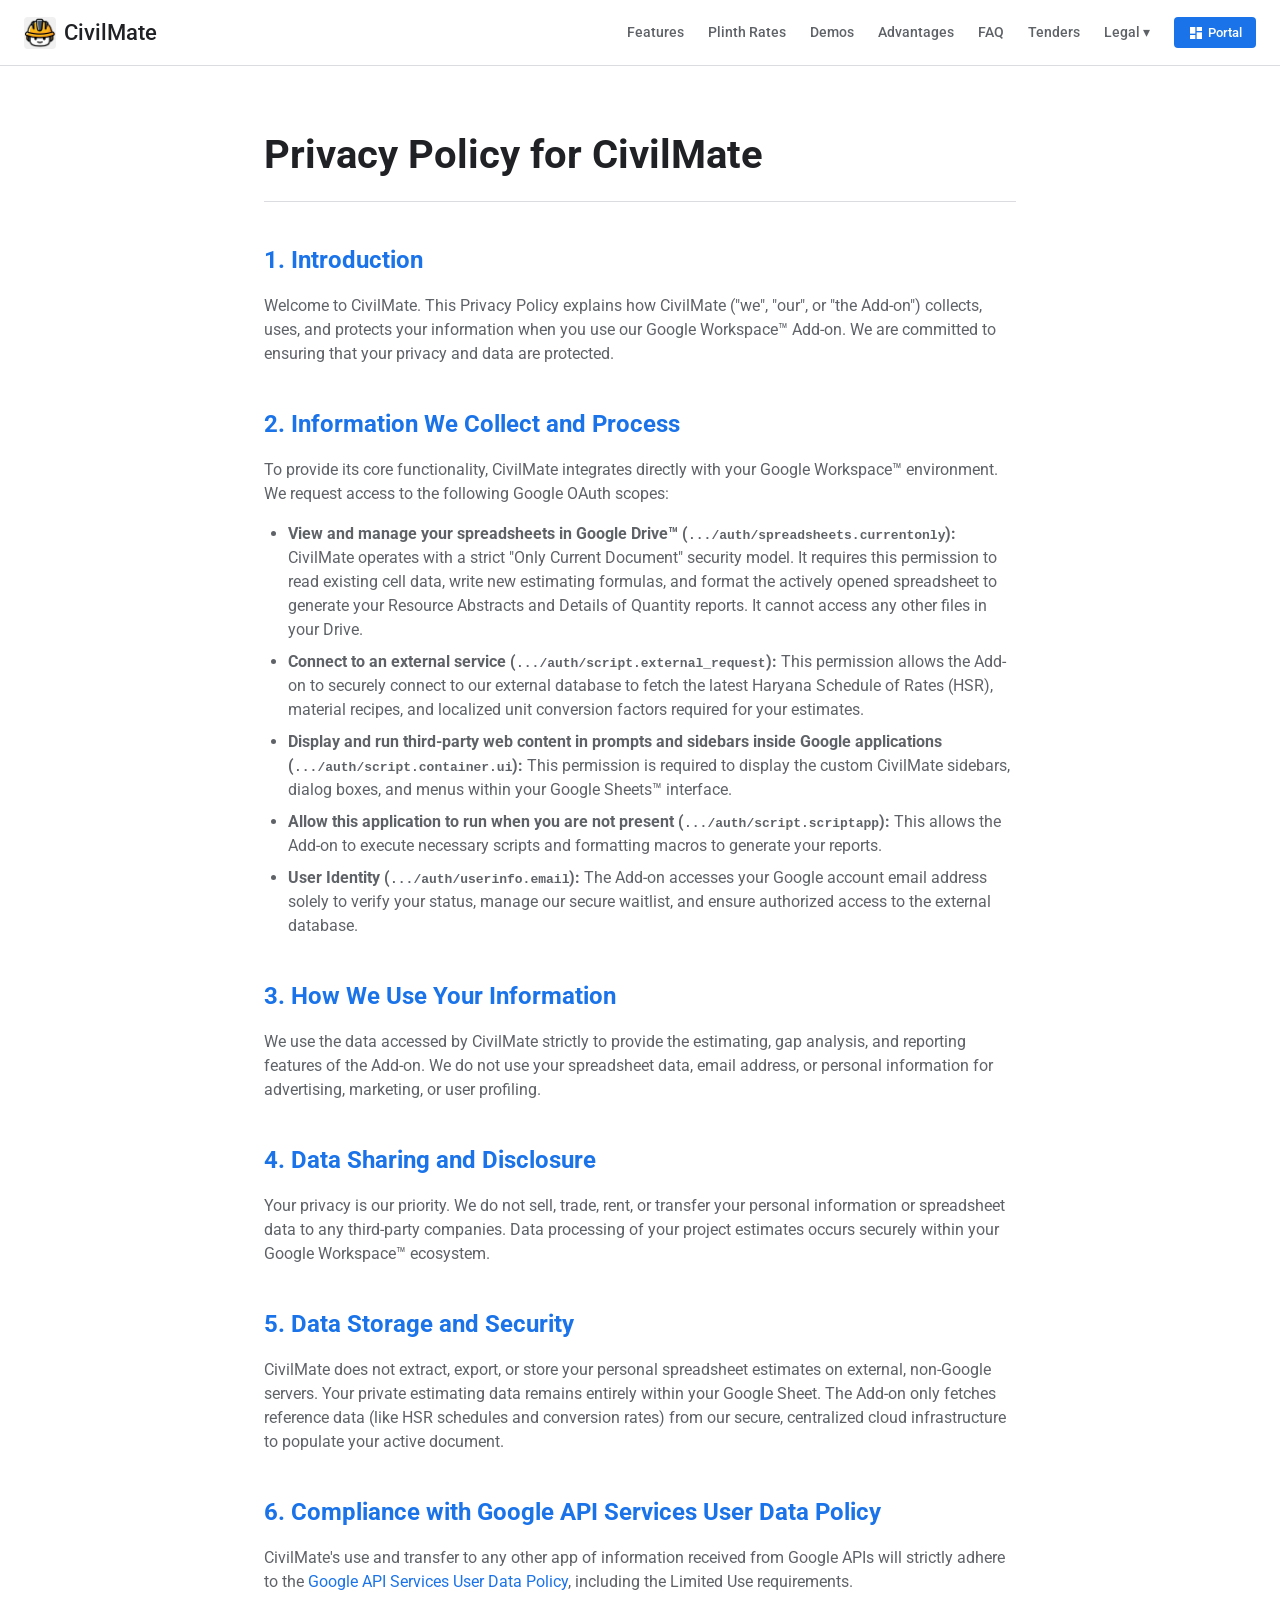
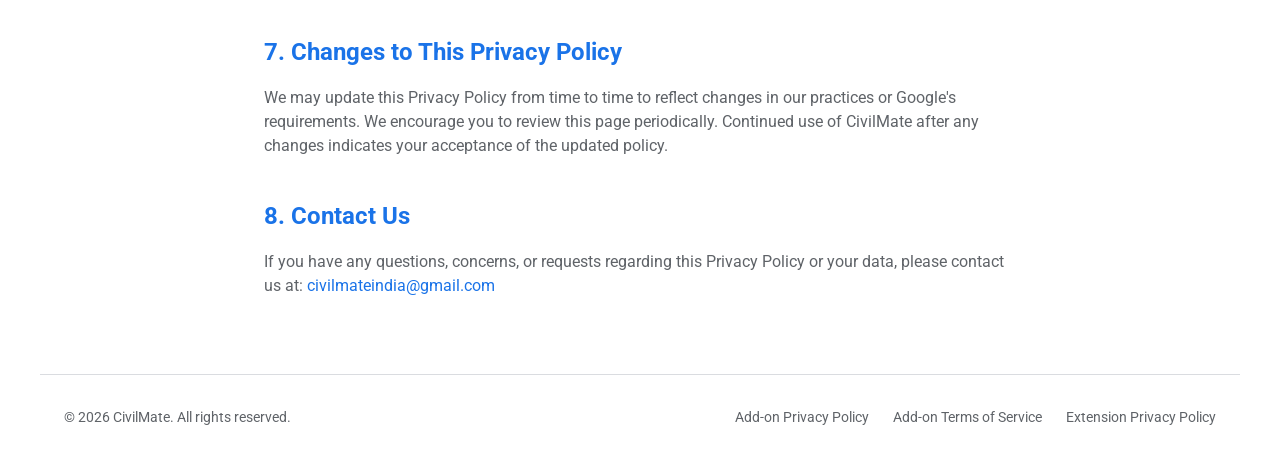
<file: addon-privacy.html>
﻿<!DOCTYPE html>
<html lang="en">
<head>
    <meta charset="UTF-8">
    <meta name="viewport" content="width=device-width, initial-scale=1.0">
    <title>Privacy Policy - CivilMate</title>
    <link rel="preconnect" href="https://fonts.googleapis.com">
    <link rel="preconnect" href="https://fonts.gstatic.com" crossorigin>
    <link href="https://fonts.googleapis.com/css2?family=Google+Sans:wght@400;500;700&family=Roboto:wght@400;500&display=swap" rel="stylesheet">
    <link href="https://fonts.googleapis.com/icon?family=Material+Icons" rel="stylesheet">
    <link rel="stylesheet" href="style.css">
    <script src="nav.js"></script>
</head>
<body>

    <header>
        <div class="logo">
            <img src="logo.jpg" alt="CivilMate Logo" width="32" height="32" style="border-radius:4px;">
            <a href="index.html" style="color: inherit;">CivilMate</a>
        </div>
        <button class="mobile-menu-btn" id="mobileMenuBtn" aria-label="Toggle navigation menu" onclick="toggleMobileNav()">
            <span class="material-icons">menu</span>
        </button>
        <div class="nav-links" id="navLinks">
            <a href="index.html#features">Features</a>
            <a href="index.html#plinth-rates">Plinth Rates</a>
            <a href="index.html#workflows">Demos</a>
            <a href="index.html#advantages">Advantages</a>
            <a href="faq.html">FAQ</a>
            <a href="live-tenders.html">Tenders</a>
            <div class="dropdown">
                <a href="javascript:void(0)" onclick="toggleMobileDropdown(event)">Legal &#9662;</a>
                <div class="dropdown-content">
                    <div class="dropdown-group">CivilMate Add-On</div>
                    <a href="addon-privacy.html">Privacy Policy</a>
                    <a href="addon-terms.html">Terms of Service</a>
                    <div class="dropdown-divider"></div>
                    <div class="dropdown-group">CivilMate Extension</div>
                    <a href="extension-privacy.html">Privacy Policy</a>
                </div>
            </div>
            <a href="portal.html" class="nav-portal-btn" style="background: var(--google-blue); color: white; padding: 6px 14px; border-radius: 4px; font-weight: 500; font-size: 13px; display: inline-flex; align-items: center; gap: 4px;">
                <span class="material-icons" style="font-size: 16px;">dashboard</span>
                Portal
            </a>
        </div>
    </header>

    <div class="doc-content">
        <h1>Privacy Policy for CivilMate</h1>
        
        <h2>1. Introduction</h2>
        <p>Welcome to CivilMate. This Privacy Policy explains how CivilMate ("we", "our", or "the Add-on") collects, uses, and protects your information when you use our Google Workspace&trade; Add-on. We are committed to ensuring that your privacy and data are protected.</p>

        <h2>2. Information We Collect and Process</h2>
        <p>To provide its core functionality, CivilMate integrates directly with your Google Workspace&trade; environment. We request access to the following Google OAuth scopes:</p>
        <ul>
            <li><strong>View and manage your spreadsheets in Google Drive&trade; (<code>.../auth/spreadsheets.currentonly</code>):</strong> CivilMate operates with a strict "Only Current Document" security model. It requires this permission to read existing cell data, write new estimating formulas, and format the actively opened spreadsheet to generate your Resource Abstracts and Details of Quantity reports. It cannot access any other files in your Drive.</li>
            <li><strong>Connect to an external service (<code>.../auth/script.external_request</code>):</strong> This permission allows the Add-on to securely connect to our external database to fetch the latest Haryana Schedule of Rates (HSR), material recipes, and localized unit conversion factors required for your estimates.</li>
            <li><strong>Display and run third-party web content in prompts and sidebars inside Google applications (<code>.../auth/script.container.ui</code>):</strong> This permission is required to display the custom CivilMate sidebars, dialog boxes, and menus within your Google Sheets&trade; interface.</li>
            <li><strong>Allow this application to run when you are not present (<code>.../auth/script.scriptapp</code>):</strong> This allows the Add-on to execute necessary scripts and formatting macros to generate your reports.</li>
            <li><strong>User Identity (<code>.../auth/userinfo.email</code>):</strong> The Add-on accesses your Google account email address solely to verify your status, manage our secure waitlist, and ensure authorized access to the external database.</li>
        </ul>

        <h2>3. How We Use Your Information</h2>
        <p>We use the data accessed by CivilMate strictly to provide the estimating, gap analysis, and reporting features of the Add-on. We do not use your spreadsheet data, email address, or personal information for advertising, marketing, or user profiling.</p>

        <h2>4. Data Sharing and Disclosure</h2>
        <p>Your privacy is our priority. We do not sell, trade, rent, or transfer your personal information or spreadsheet data to any third-party companies. Data processing of your project estimates occurs securely within your Google Workspace&trade; ecosystem.</p>

        <h2>5. Data Storage and Security</h2>
        <p>CivilMate does not extract, export, or store your personal spreadsheet estimates on external, non-Google servers. Your private estimating data remains entirely within your Google Sheet. The Add-on only fetches reference data (like HSR schedules and conversion rates) from our secure, centralized cloud infrastructure to populate your active document.</p>

        <h2>6. Compliance with Google API Services User Data Policy</h2>
        <p>CivilMate's use and transfer to any other app of information received from Google APIs will strictly adhere to the <a href="https://developers.google.com/terms/api-services-user-data-policy" target="_blank" rel="noopener noreferrer">Google API Services User Data Policy</a>, including the Limited Use requirements.</p>

        <h2>7. Changes to This Privacy Policy</h2>
        <p>We may update this Privacy Policy from time to time to reflect changes in our practices or Google's requirements. We encourage you to review this page periodically. Continued use of CivilMate after any changes indicates your acceptance of the updated policy.</p>

        <h2>8. Contact Us</h2>
        <p>If you have any questions, concerns, or requests regarding this Privacy Policy or your data, please contact us at: <a href="mailto:civilmateindia@gmail.com">civilmateindia@gmail.com</a></p>
    </div>

    <footer>
        <div>&copy; 2026 CivilMate. All rights reserved.</div>
        <div class="footer-links">
            <a href="addon-privacy.html">Add-on Privacy Policy</a>
            <a href="addon-terms.html">Add-on Terms of Service</a>
            <a href="extension-privacy.html">Extension Privacy Policy</a>
        </div>
    </footer>

</body>
</html>
</file>
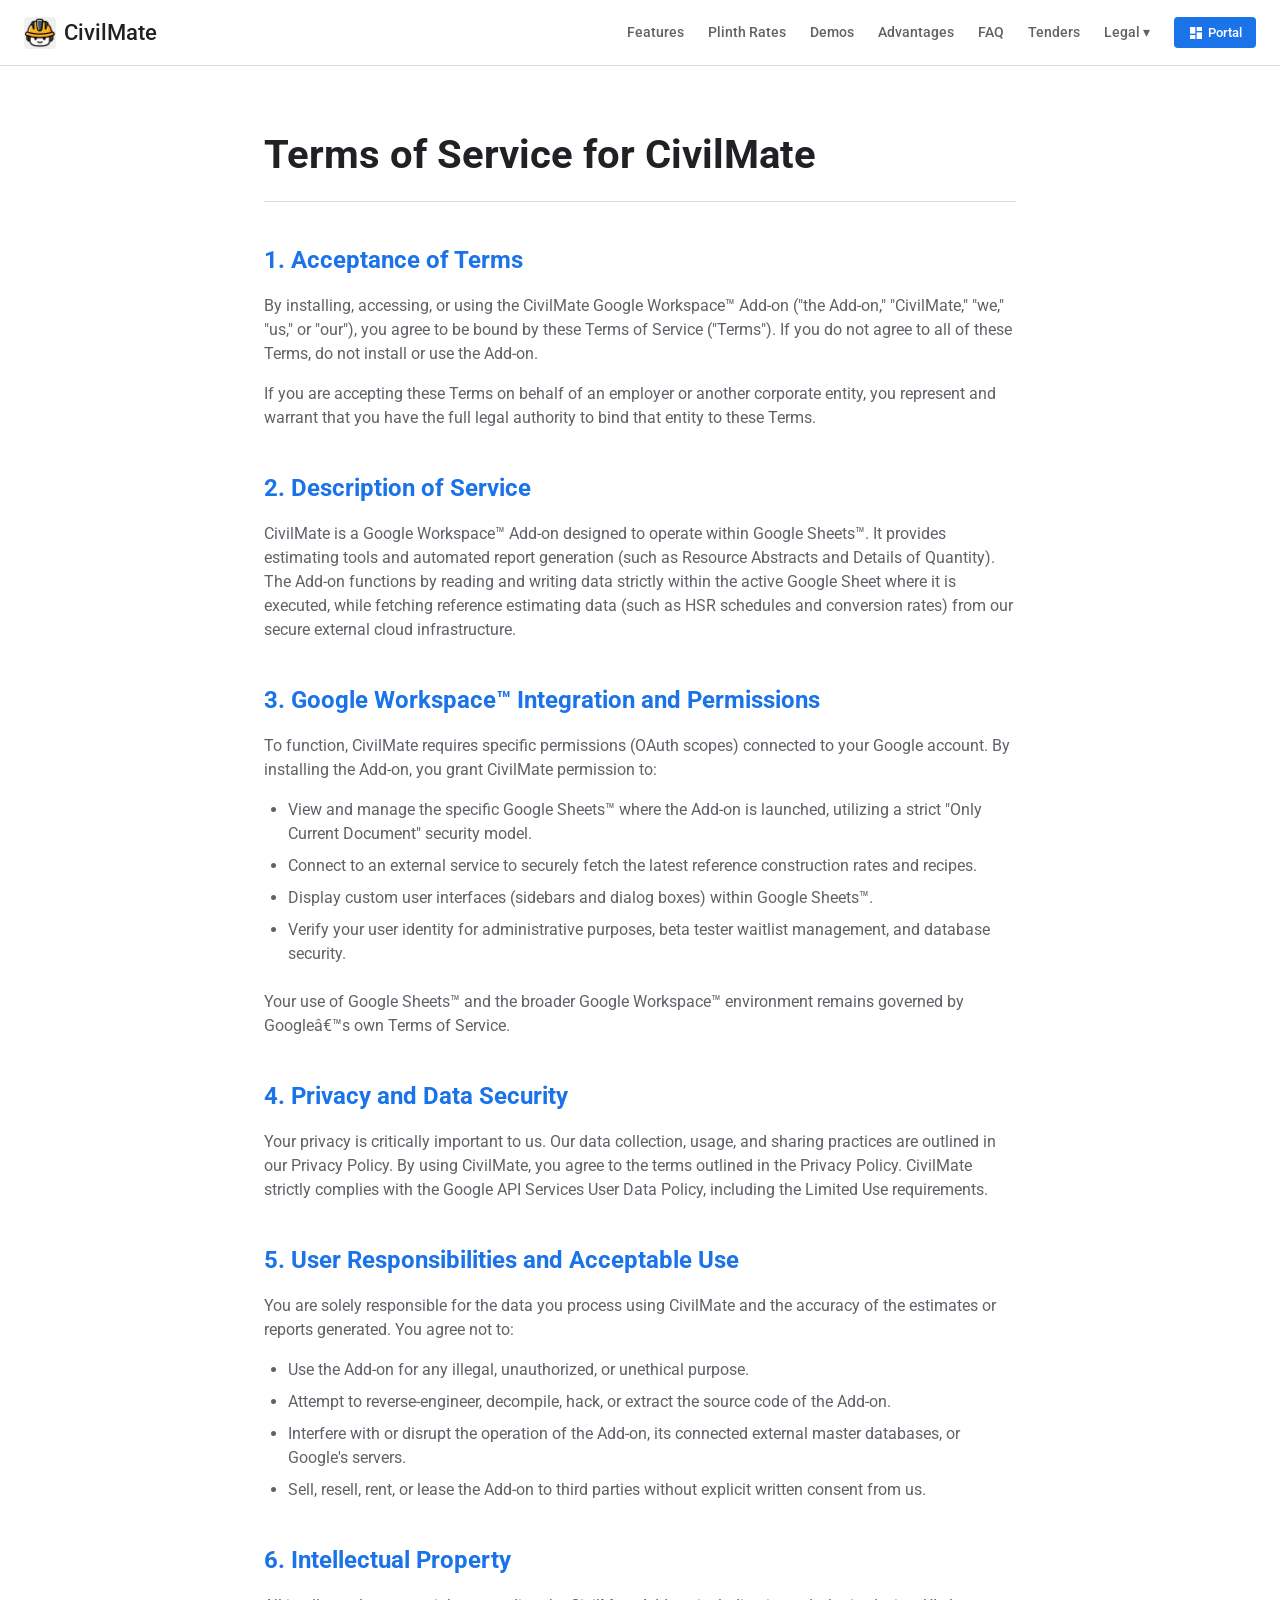
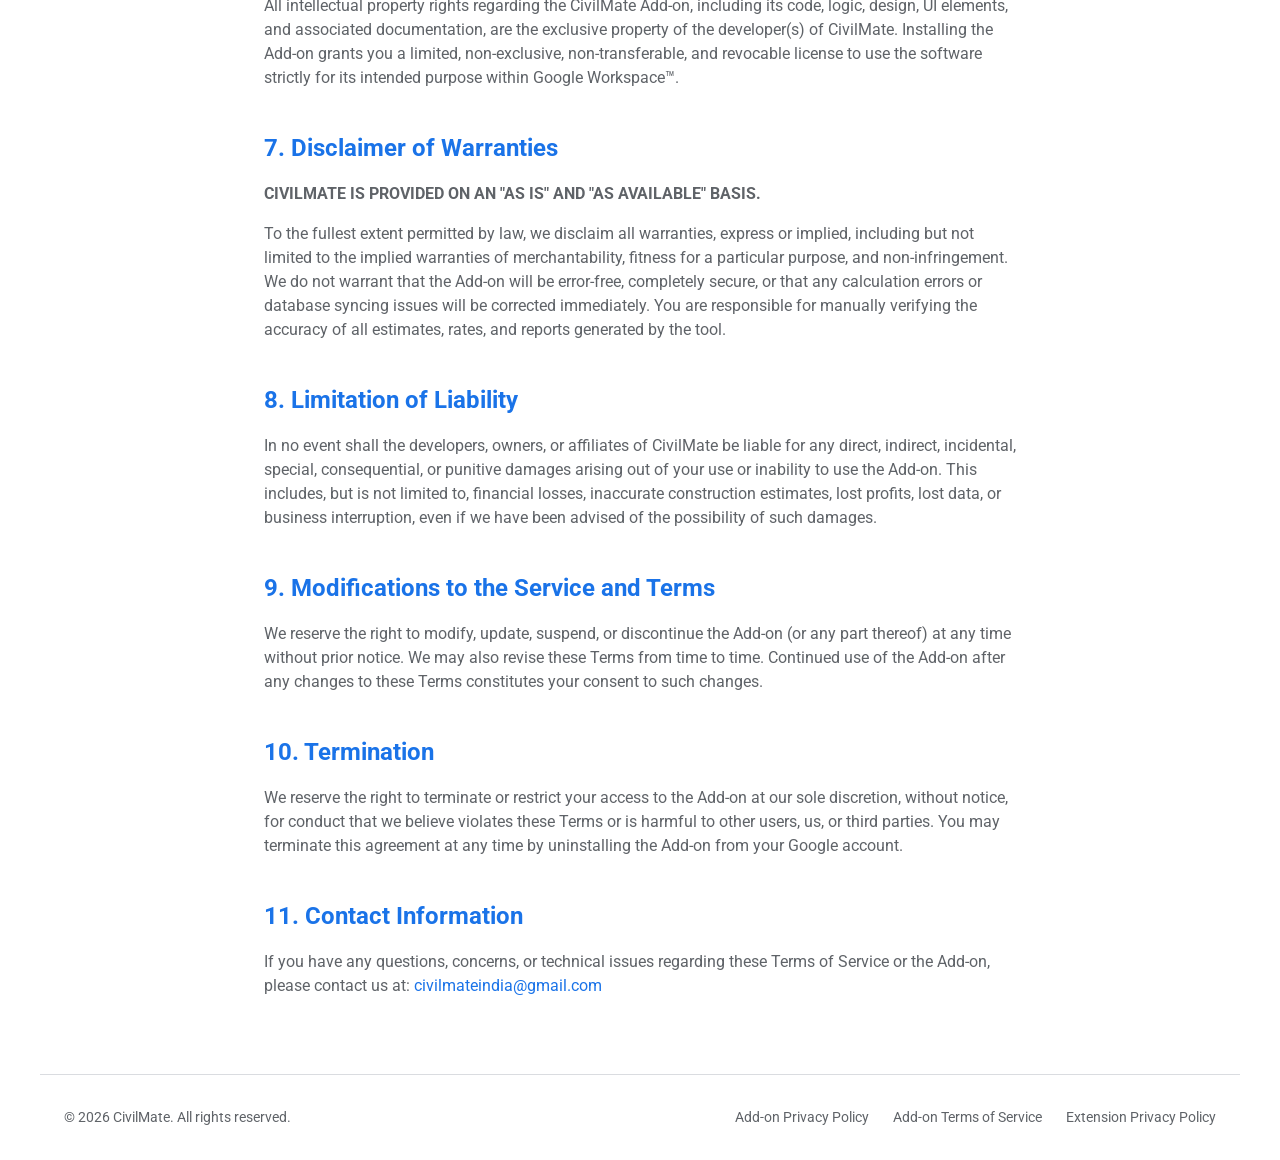
<file: addon-terms.html>
﻿<!DOCTYPE html>
<html lang="en">
<head>
    <meta charset="UTF-8">
    <meta name="viewport" content="width=device-width, initial-scale=1.0">
    <title>Terms of Service - CivilMate</title>
    <link rel="preconnect" href="https://fonts.googleapis.com">
    <link rel="preconnect" href="https://fonts.gstatic.com" crossorigin>
    <link href="https://fonts.googleapis.com/css2?family=Google+Sans:wght@400;500;700&family=Roboto:wght@400;500&display=swap" rel="stylesheet">
    <link href="https://fonts.googleapis.com/icon?family=Material+Icons" rel="stylesheet">
    <link rel="stylesheet" href="style.css">
    <script src="nav.js"></script>
</head>
<body>

    <header>
        <div class="logo">
            <img src="logo.jpg" alt="CivilMate Logo" width="32" height="32" style="border-radius:4px;">
            <a href="index.html" style="color: inherit;">CivilMate</a>
        </div>
        <button class="mobile-menu-btn" id="mobileMenuBtn" aria-label="Toggle navigation menu" onclick="toggleMobileNav()">
            <span class="material-icons">menu</span>
        </button>
        <div class="nav-links" id="navLinks">
            <a href="index.html#features">Features</a>
            <a href="index.html#plinth-rates">Plinth Rates</a>
            <a href="index.html#workflows">Demos</a>
            <a href="index.html#advantages">Advantages</a>
            <a href="faq.html">FAQ</a>
            <a href="live-tenders.html">Tenders</a>
            <div class="dropdown">
                <a href="javascript:void(0)" onclick="toggleMobileDropdown(event)">Legal &#9662;</a>
                <div class="dropdown-content">
                    <div class="dropdown-group">CivilMate Add-On</div>
                    <a href="addon-privacy.html">Privacy Policy</a>
                    <a href="addon-terms.html">Terms of Service</a>
                    <div class="dropdown-divider"></div>
                    <div class="dropdown-group">CivilMate Extension</div>
                    <a href="extension-privacy.html">Privacy Policy</a>
                </div>
            </div>
            <a href="portal.html" class="nav-portal-btn" style="background: var(--google-blue); color: white; padding: 6px 14px; border-radius: 4px; font-weight: 500; font-size: 13px; display: inline-flex; align-items: center; gap: 4px;">
                <span class="material-icons" style="font-size: 16px;">dashboard</span>
                Portal
            </a>
        </div>
    </header>

    <div class="doc-content">
        <h1>Terms of Service for CivilMate</h1>
        
        <h2>1. Acceptance of Terms</h2>
        <p>By installing, accessing, or using the CivilMate Google Workspace&trade; Add-on ("the Add-on," "CivilMate," "we," "us," or "our"), you agree to be bound by these Terms of Service ("Terms"). If you do not agree to all of these Terms, do not install or use the Add-on.</p>
        <p>If you are accepting these Terms on behalf of an employer or another corporate entity, you represent and warrant that you have the full legal authority to bind that entity to these Terms.</p>

        <h2>2. Description of Service</h2>
        <p>CivilMate is a Google Workspace&trade; Add-on designed to operate within Google Sheets&trade;. It provides estimating tools and automated report generation (such as Resource Abstracts and Details of Quantity). The Add-on functions by reading and writing data strictly within the active Google Sheet where it is executed, while fetching reference estimating data (such as HSR schedules and conversion rates) from our secure external cloud infrastructure.</p>

        <h2>3. Google Workspace&trade; Integration and Permissions</h2>
        <p>To function, CivilMate requires specific permissions (OAuth scopes) connected to your Google account. By installing the Add-on, you grant CivilMate permission to:</p>
        <ul>
            <li>View and manage the specific Google Sheets&trade; where the Add-on is launched, utilizing a strict "Only Current Document" security model.</li>
            <li>Connect to an external service to securely fetch the latest reference construction rates and recipes.</li>
            <li>Display custom user interfaces (sidebars and dialog boxes) within Google Sheets&trade;.</li>
            <li>Verify your user identity for administrative purposes, beta tester waitlist management, and database security.</li>
        </ul>
        <p>Your use of Google Sheets&trade; and the broader Google Workspace&trade; environment remains governed by Googleâ€™s own Terms of Service.</p>

        <h2>4. Privacy and Data Security</h2>
        <p>Your privacy is critically important to us. Our data collection, usage, and sharing practices are outlined in our Privacy Policy. By using CivilMate, you agree to the terms outlined in the Privacy Policy. CivilMate strictly complies with the Google API Services User Data Policy, including the Limited Use requirements.</p>

        <h2>5. User Responsibilities and Acceptable Use</h2>
        <p>You are solely responsible for the data you process using CivilMate and the accuracy of the estimates or reports generated. You agree not to:</p>
        <ul>
            <li>Use the Add-on for any illegal, unauthorized, or unethical purpose.</li>
            <li>Attempt to reverse-engineer, decompile, hack, or extract the source code of the Add-on.</li>
            <li>Interfere with or disrupt the operation of the Add-on, its connected external master databases, or Google's servers.</li>
            <li>Sell, resell, rent, or lease the Add-on to third parties without explicit written consent from us.</li>
        </ul>

        <h2>6. Intellectual Property</h2>
        <p>All intellectual property rights regarding the CivilMate Add-on, including its code, logic, design, UI elements, and associated documentation, are the exclusive property of the developer(s) of CivilMate. Installing the Add-on grants you a limited, non-exclusive, non-transferable, and revocable license to use the software strictly for its intended purpose within Google Workspace&trade;.</p>

        <h2>7. Disclaimer of Warranties</h2>
        <p><strong>CIVILMATE IS PROVIDED ON AN "AS IS" AND "AS AVAILABLE" BASIS.</strong></p>
        <p>To the fullest extent permitted by law, we disclaim all warranties, express or implied, including but not limited to the implied warranties of merchantability, fitness for a particular purpose, and non-infringement. We do not warrant that the Add-on will be error-free, completely secure, or that any calculation errors or database syncing issues will be corrected immediately. You are responsible for manually verifying the accuracy of all estimates, rates, and reports generated by the tool.</p>

        <h2>8. Limitation of Liability</h2>
        <p>In no event shall the developers, owners, or affiliates of CivilMate be liable for any direct, indirect, incidental, special, consequential, or punitive damages arising out of your use or inability to use the Add-on. This includes, but is not limited to, financial losses, inaccurate construction estimates, lost profits, lost data, or business interruption, even if we have been advised of the possibility of such damages.</p>

        <h2>9. Modifications to the Service and Terms</h2>
        <p>We reserve the right to modify, update, suspend, or discontinue the Add-on (or any part thereof) at any time without prior notice. We may also revise these Terms from time to time. Continued use of the Add-on after any changes to these Terms constitutes your consent to such changes.</p>

        <h2>10. Termination</h2>
        <p>We reserve the right to terminate or restrict your access to the Add-on at our sole discretion, without notice, for conduct that we believe violates these Terms or is harmful to other users, us, or third parties. You may terminate this agreement at any time by uninstalling the Add-on from your Google account.</p>

        <h2>11. Contact Information</h2>
        <p>If you have any questions, concerns, or technical issues regarding these Terms of Service or the Add-on, please contact us at: <a href="mailto:civilmateindia@gmail.com">civilmateindia@gmail.com</a></p>
    </div>

    <footer>
        <div>&copy; 2026 CivilMate. All rights reserved.</div>
        <div class="footer-links">
            <a href="addon-privacy.html">Add-on Privacy Policy</a>
            <a href="addon-terms.html">Add-on Terms of Service</a>
            <a href="extension-privacy.html">Extension Privacy Policy</a>
        </div>
    </footer>

</body>
</html>
</file>
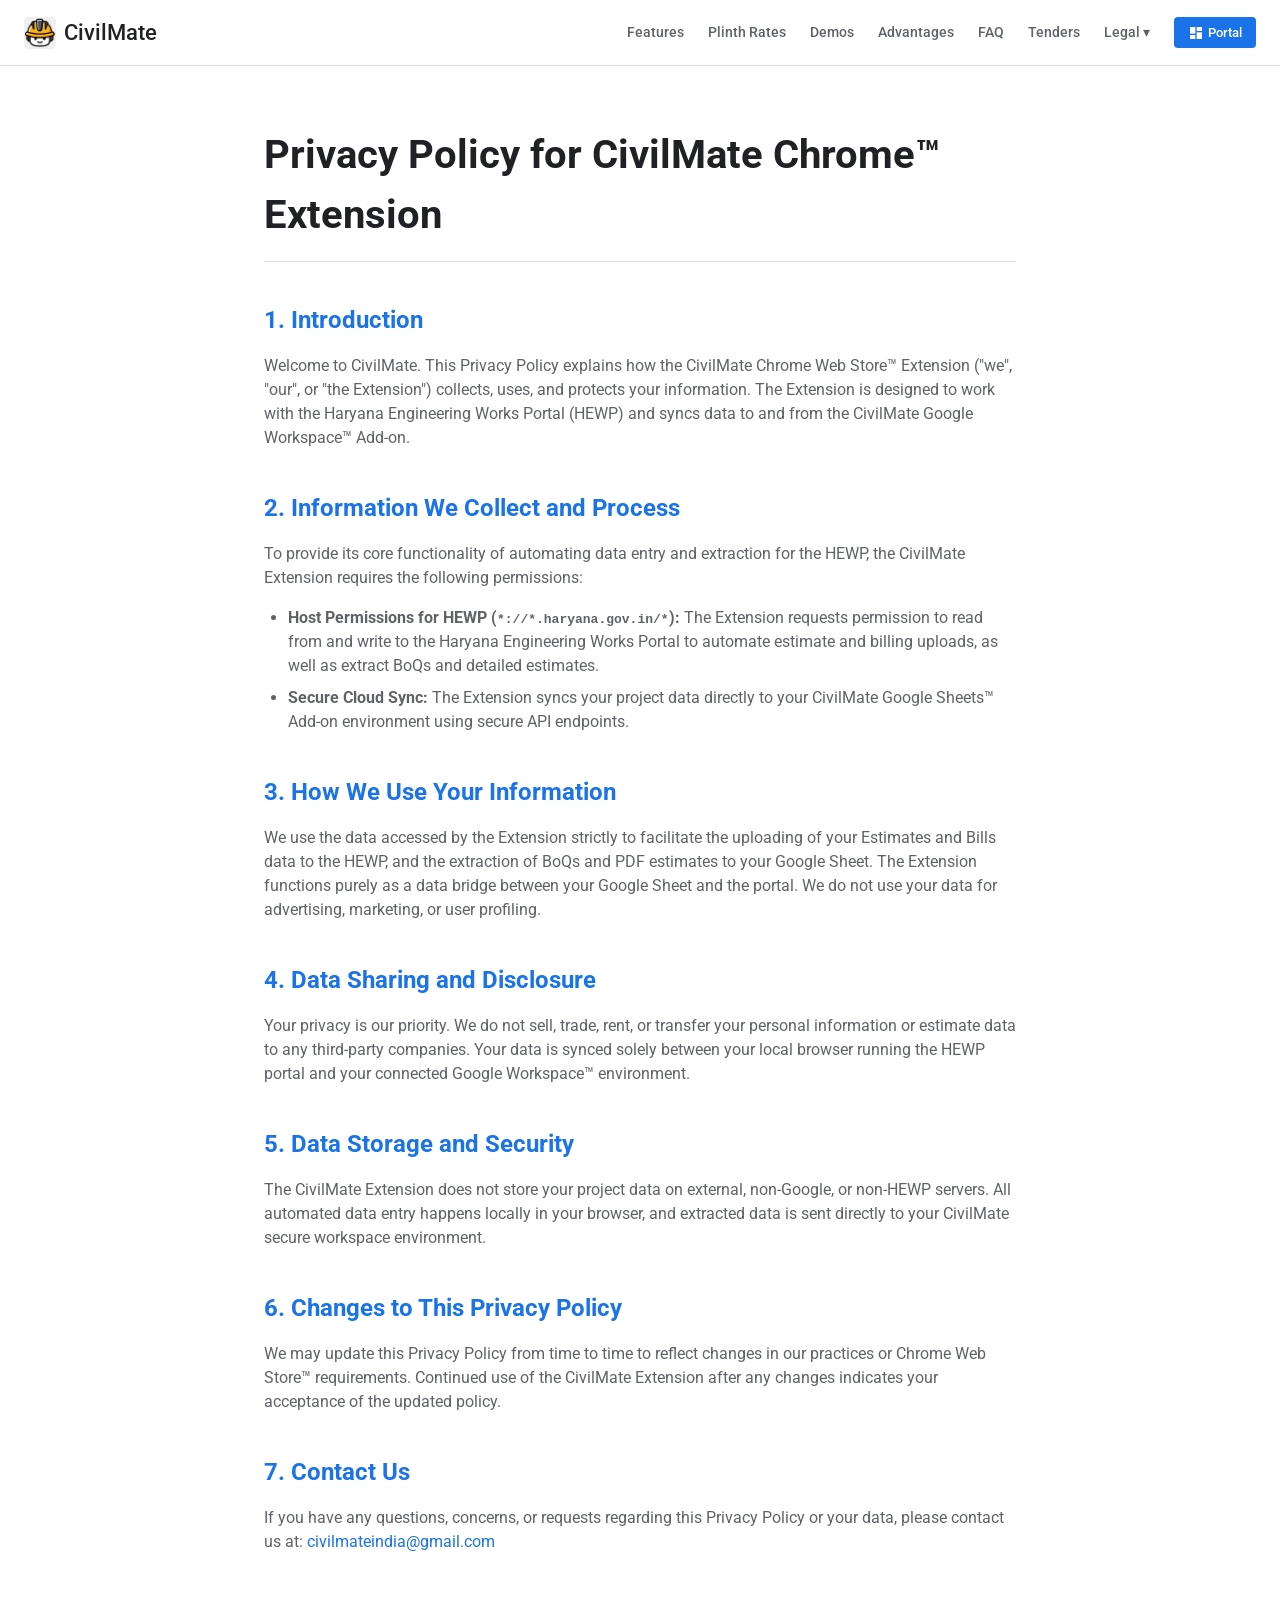
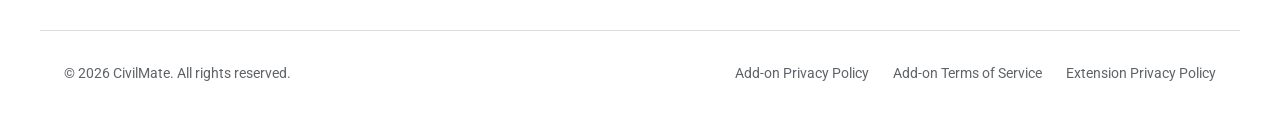
<file: extension-privacy.html>
﻿<!DOCTYPE html>
<html lang="en">
<head>
    <meta charset="UTF-8">
    <meta name="viewport" content="width=device-width, initial-scale=1.0">
    <title>Extension Privacy Policy - CivilMate</title>
    <link rel="preconnect" href="https://fonts.googleapis.com">
    <link rel="preconnect" href="https://fonts.gstatic.com" crossorigin>
    <link href="https://fonts.googleapis.com/css2?family=Google+Sans:wght@400;500;700&family=Roboto:wght@400;500&display=swap" rel="stylesheet">
    <link href="https://fonts.googleapis.com/icon?family=Material+Icons" rel="stylesheet">
    <link rel="stylesheet" href="style.css">
    <script src="nav.js"></script>
</head>
<body>

    <header>
        <div class="logo">
            <img src="logo.jpg" alt="CivilMate Logo" width="32" height="32" style="border-radius:4px;">
            <a href="index.html" style="color: inherit;">CivilMate</a>
        </div>
        <button class="mobile-menu-btn" id="mobileMenuBtn" aria-label="Toggle navigation menu" onclick="toggleMobileNav()">
            <span class="material-icons">menu</span>
        </button>
        <div class="nav-links" id="navLinks">
            <a href="index.html#features">Features</a>
            <a href="index.html#plinth-rates">Plinth Rates</a>
            <a href="index.html#workflows">Demos</a>
            <a href="index.html#advantages">Advantages</a>
            <a href="faq.html">FAQ</a>
            <a href="live-tenders.html">Tenders</a>
            <div class="dropdown">
                <a href="javascript:void(0)" onclick="toggleMobileDropdown(event)">Legal &#9662;</a>
                <div class="dropdown-content">
                    <div class="dropdown-group">CivilMate Add-On</div>
                    <a href="addon-privacy.html">Privacy Policy</a>
                    <a href="addon-terms.html">Terms of Service</a>
                    <div class="dropdown-divider"></div>
                    <div class="dropdown-group">CivilMate Extension</div>
                    <a href="extension-privacy.html">Privacy Policy</a>
                </div>
            </div>
            <a href="portal.html" class="nav-portal-btn" style="background: var(--google-blue); color: white; padding: 6px 14px; border-radius: 4px; font-weight: 500; font-size: 13px; display: inline-flex; align-items: center; gap: 4px;">
                <span class="material-icons" style="font-size: 16px;">dashboard</span>
                Portal
            </a>
        </div>
    </header>

    <div class="doc-content">
        <h1>Privacy Policy for CivilMate Chrome&trade; Extension</h1>
        
        <h2>1. Introduction</h2>
        <p>Welcome to CivilMate. This Privacy Policy explains how the CivilMate Chrome Web Store&trade; Extension ("we", "our", or "the Extension") collects, uses, and protects your information. The Extension is designed to work with the Haryana Engineering Works Portal (HEWP) and syncs data to and from the CivilMate Google Workspace&trade; Add-on.</p>

        <h2>2. Information We Collect and Process</h2>
        <p>To provide its core functionality of automating data entry and extraction for the HEWP, the CivilMate Extension requires the following permissions:</p>
        <ul>
            <li><strong>Host Permissions for HEWP (<code>*://*.haryana.gov.in/*</code>):</strong> The Extension requests permission to read from and write to the Haryana Engineering Works Portal to automate estimate and billing uploads, as well as extract BoQs and detailed estimates.</li>
            <li><strong>Secure Cloud Sync:</strong> The Extension syncs your project data directly to your CivilMate Google Sheets&trade; Add-on environment using secure API endpoints.</li>
        </ul>

        <h2>3. How We Use Your Information</h2>
        <p>We use the data accessed by the Extension strictly to facilitate the uploading of your Estimates and Bills data to the HEWP, and the extraction of BoQs and PDF estimates to your Google Sheet. The Extension functions purely as a data bridge between your Google Sheet and the portal. We do not use your data for advertising, marketing, or user profiling.</p>

        <h2>4. Data Sharing and Disclosure</h2>
        <p>Your privacy is our priority. We do not sell, trade, rent, or transfer your personal information or estimate data to any third-party companies. Your data is synced solely between your local browser running the HEWP portal and your connected Google Workspace&trade; environment.</p>

        <h2>5. Data Storage and Security</h2>
        <p>The CivilMate Extension does not store your project data on external, non-Google, or non-HEWP servers. All automated data entry happens locally in your browser, and extracted data is sent directly to your CivilMate secure workspace environment.</p>

        <h2>6. Changes to This Privacy Policy</h2>
        <p>We may update this Privacy Policy from time to time to reflect changes in our practices or Chrome Web Store&trade; requirements. Continued use of the CivilMate Extension after any changes indicates your acceptance of the updated policy.</p>

        <h2>7. Contact Us</h2>
        <p>If you have any questions, concerns, or requests regarding this Privacy Policy or your data, please contact us at: <a href="mailto:civilmateindia@gmail.com">civilmateindia@gmail.com</a></p>
    </div>

    <footer>
        <div>&copy; 2026 CivilMate. All rights reserved.</div>
        <div class="footer-links">
            <a href="addon-privacy.html">Add-on Privacy Policy</a>
            <a href="addon-terms.html">Add-on Terms of Service</a>
            <a href="extension-privacy.html">Extension Privacy Policy</a>
        </div>
    </footer>

</body>
</html>
</file>
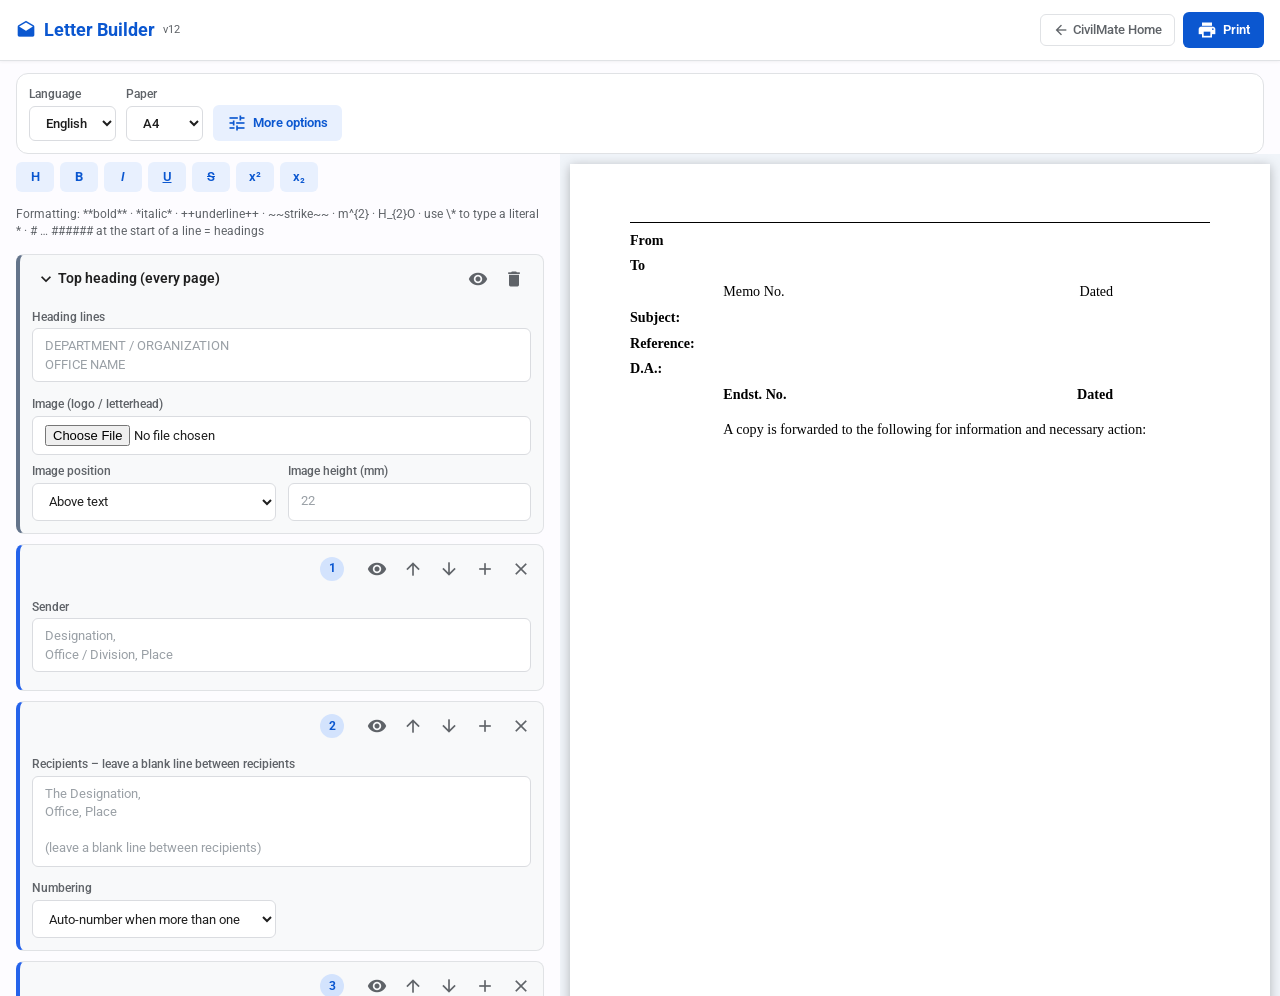
<file: letter.html>
<!DOCTYPE html>
<html lang="en" data-theme="light"><head><meta charset="utf-8">
<meta name="viewport" content="width=device-width, initial-scale=1, viewport-fit=cover">
<title>Civil Mate – Letter Builder</title>
<link href="https://fonts.googleapis.com/css2?family=Roboto:wght@400;500;700&family=Noto+Sans+Devanagari:wght@400;700&display=swap" rel="stylesheet">
<link href="https://fonts.googleapis.com/icon?family=Material+Icons" rel="stylesheet">
<style>
:root{--bg:#eceff3;--cd:#fff;--tx:#1c1f24;--mu:#6b7280;--bd:#d9dde3;--ac:#1a56db;box-sizing:border-box;padding-top:env(safe-area-inset-top,0px);padding-bottom:env(safe-area-inset-bottom,0px)}
@media (prefers-color-scheme:dark){:root:not([data-theme="light"]){--bg:#15171a;--cd:#202327;--tx:#e8eaed;--mu:#9aa0a8;--bd:#363a40;--ac:#6ea0ff}}
:root[data-theme="dark"]{--bg:#15171a;--cd:#202327;--tx:#e8eaed;--mu:#9aa0a8;--bd:#363a40;--ac:#6ea0ff}
*{box-sizing:border-box}
body{margin:0;background:var(--bg);color:var(--tx);font:14px system-ui,sans-serif}
.bar{display:flex;flex-wrap:wrap;gap:6px;padding:8px;background:var(--cd);border-bottom:1px solid var(--bd);align-items:center;position:sticky;top:0;z-index:20}
select,input,textarea,button{font:inherit;color:var(--tx);background:var(--cd);border:1px solid var(--bd);border-radius:6px;padding:6px 8px}
button{cursor:pointer}button.p,button.on{background:var(--ac);color:#fff;border-color:var(--ac)}
#blocks{padding:10px;display:grid;grid-template-columns:minmax(0,1fr);gap:10px;max-width:780px;margin:auto}
.c{background:var(--cd);border:1px solid var(--bd);border-left:4px solid var(--ac);border-radius:8px;padding:8px}
.c.off{opacity:.55;border-left-color:var(--bd)}
.c.hid{opacity:.6;border-left-color:var(--mu)}.c.hid .ch b::after{content:' · not printed';color:var(--mu);font-weight:400}
.c.addc{position:sticky;bottom:8px;z-index:3;opacity:1;box-shadow:0 2px 10px #0003;border-left-color:var(--ac)}
.ch{display:flex;flex-wrap:wrap;gap:6px;align-items:center;margin-bottom:6px}.ch b{flex:1 1 160px;min-width:0;font-size:14px}
.ch button{padding:5px 11px}
.c label{display:block;font-size:12px;color:var(--mu);margin:8px 0 3px}
.c textarea{min-height:44px}.c input,.c select{min-height:38px}
@media (max-width:700px),(max-height:650px){.bar,.c.addc{position:static}}
.fs{display:grid;grid-template-columns:repeat(auto-fit,minmax(220px,1fr));gap:0 12px}.f{min-width:0}.f.w{grid-column:1/-1}
input[type=checkbox]{padding:0;width:auto}
@media (max-width:600px){select,input,textarea{font-size:16px}.bar{gap:4px;padding:6px}}
.c input,.c textarea,.c select{width:100%}
textarea{resize:none;overflow:hidden;line-height:1.4}
.kw{margin-top:4px;background:#fffdf5;color:#000;border:1px dashed #c9b97a;border-radius:6px;padding:4px 8px}
.kpl{font-size:10px;color:#7a6a20}
.kp{font:13pt/1.4 'Noto Sans Devanagari','Mangal',serif;white-space:pre-wrap}
.kp.k{font:16pt/1.3 'Kruti Dev 010','Kruti Dev 010 Regular','Kruti Dev',serif}
.note{font-size:12px;color:var(--mu);padding:6px 10px;max-width:780px;margin:auto}
.note.w{color:#b45309}
#wrap{padding:10px;overflow:auto}
#pages{width:max-content;margin:auto;transform-origin:top}
.pg{background:#fff;color:#000;margin:0 auto 14px;box-shadow:0 2px 12px #0004;padding:16mm 18mm 12mm;display:flex;flex-direction:column;overflow:hidden;font:12pt/1.45 'Times New Roman',serif}
#pages.hi .pg{font-family:'Noto Sans Devanagari','Mangal',serif;font-size:11pt}
#pages.kd .pg{font-family:'Kruti Dev 010','Kruti Dev 010 Regular','Kruti Dev',serif;font-size:15pt;line-height:1.3}
.bd{flex:1;min-height:0;overflow:hidden}.bd>*{margin:0 0 6px}
.hd{border-bottom:2px solid #000;padding-bottom:5px;margin-bottom:8px}.hd .tx{text-align:center;font-weight:700}.hf{display:flex;align-items:center;gap:8px}.hf .tx{flex:1;text-align:center}.hf img{flex:none}.ic img{display:block;margin:0 auto}.hd img,.ft img{object-fit:contain}
.ft{border-top:1px solid #000;padding-top:5px;text-align:center;font-size:10pt}
.pn{text-align:right;font-size:9pt}
/* one indent column (--x) drives everything */
.g{display:grid;grid-template-columns:var(--x) 1fr}
.row{display:flex;justify-content:space-between;gap:10px;padding-left:var(--x)}
.p{text-align:justify;text-indent:var(--x)}
.ind{padding-left:var(--x)}
.li{padding-left:7mm;text-indent:-7mm}
.lt{display:flex;text-align:justify}.lm{display:flex;margin:0 0 3px -8mm}.lm .mk{flex:none;width:8mm}.lm .lx{flex:1;min-width:0}.bd>.lt{margin-bottom:3px}.mk{flex:none}.lx{flex:1;min-width:0}
.sg{margin-left:auto;width:max-content;max-width:75%;text-align:left;line-height:1.2}.cp{line-height:1.2}.cp .li{margin-bottom:3px}
table{border-collapse:collapse;width:100%;table-layout:fixed}td,th{border:1px solid #000;padding:3px 6px;text-align:left;vertical-align:top;overflow-wrap:break-word}
tr{break-inside:avoid}
.bar #fmt{display:flex;gap:4px}.bar #fmt button{min-width:34px;padding:6px}
sup,sub{line-height:0;font-size:.7em}
.h{display:block;font-weight:700;text-indent:0;line-height:1.25;margin:2px 0}.h1{font-size:1.35em}.h2{font-size:1.22em}.h3{font-size:1.1em}.h4{font-size:1em}.h5{font-size:1em;font-style:italic}.h6{font-size:.95em;font-style:italic;font-weight:600}
.un{background:#fdd;outline:1px solid #d33}
.en{font-family:'Times New Roman',Times,serif;font-size:12pt;line-height:1}.kp.k .en{font-size:13pt}
@media print{body{background:#fff}.bar,#blocks,.note,.noprint{display:none!important}
#wrap{display:block!important;padding:0;overflow:visible}#pages{zoom:1!important;width:auto}
.pg{margin:0;box-shadow:none;break-after:page}.pg:last-child{break-after:auto}}
</style><style id="ui2">
@media screen{
:root{--bg:#f1f3f7;--cd:#fff;--tx:#1b2330;--mu:#6b7686;--bd:#dfe3ea;--ac:#2557d6;--r:12px}
@media (prefers-color-scheme:dark){:root:not([data-theme="light"]){--bg:#12151a;--cd:#1c2027;--tx:#e8ecf2;--mu:#98a2b3;--bd:#2f3640;--ac:#6f9bff}}
:root[data-theme="dark"]{--bg:#12151a;--cd:#1c2027;--tx:#e8ecf2;--mu:#98a2b3;--bd:#2f3640;--ac:#6f9bff}
body{font:15px/1.4 system-ui,-apple-system,'Segoe UI',Roboto,sans-serif}
button{border-radius:8px}
.bar{display:block;padding:0;background:var(--cd);border-bottom:1px solid var(--bd);box-shadow:0 1px 6px #0001;position:sticky;top:0;z-index:20}
.bt{display:flex;align-items:center;gap:8px;padding:8px 10px}
.brand{font-size:15px;white-space:nowrap}
.seg{display:flex;flex:1;background:var(--bg);border-radius:10px;padding:3px;gap:3px}
.seg button{flex:1;border:0;background:transparent;padding:7px 6px;border-radius:8px;font-weight:600;color:var(--mu)}
.seg button.on{background:var(--cd);color:var(--ac);box-shadow:0 1px 4px #0002}
.tools{display:flex;gap:10px;align-items:flex-end;flex-wrap:wrap;padding:10px 12px 4px;max-width:1500px;margin:0 auto}
.tools label,.drawer label{display:flex;flex-direction:column;gap:3px;font-size:12px;color:var(--mu)}
.drawer{display:none;gap:10px;flex-wrap:wrap;align-items:flex-end;margin:6px 12px;padding:10px;border:1px solid var(--bd);border-radius:var(--r);background:var(--cd)}
.drawer.open{display:flex}
.drawer #aul{flex-direction:row;align-items:center}
.fmtbar{display:flex;gap:6px;padding:6px 12px;background:var(--bg);overflow-x:auto;position:sticky;top:56px;z-index:15}
.fmtbar button{min-width:40px;padding:7px 8px}
#app{max-width:1500px;margin:0 auto}
#blocks{padding:6px 12px 90px;gap:10px}
.c{border-radius:var(--r);box-shadow:0 1px 3px #0001;border-left-width:5px;border-left-color:var(--cc,var(--ac));padding:8px 12px 12px}
.c:focus-within{box-shadow:0 0 0 2px var(--ac)}
.ch{flex-wrap:nowrap;gap:4px;margin:0}
.ch b{flex:1;min-width:0;font-size:14px}
.ch .ti{flex:1;text-align:left;border:0;background:transparent;font-weight:700;font-size:14px;padding:8px 4px;min-width:0;overflow:hidden;text-overflow:ellipsis;white-space:nowrap}
.ch .ac{display:flex;gap:2px;flex:none}
.ch .ib{width:36px;height:36px;padding:0;border:0;background:transparent;font-size:16px;color:var(--mu)}
.ch .ib:hover{background:var(--bg)}
.dh{cursor:grab;color:var(--mu);padding:0 2px;user-select:none;align-self:center}
.sm{color:var(--mu);font-size:13px;padding:0 6px 2px;white-space:nowrap;overflow:hidden;text-overflow:ellipsis}
.fs{margin-top:4px}
.addb{border:2px dashed var(--bd);background:transparent;border-radius:var(--r);padding:14px;font-weight:600;color:var(--ac);font-size:15px}
#wrap{background:var(--bg)}
#ap{display:none;position:fixed;left:0;right:0;bottom:0;max-height:75vh;overflow:auto;background:var(--cd);border-top:1px solid var(--bd);box-shadow:0 -6px 24px #0003;padding:14px;z-index:40;border-radius:16px 16px 0 0}
#ap.open{display:block}
#ap .chh{display:flex;justify-content:space-between;align-items:center}
#ap h4{margin:12px 0 6px;font-size:12px;color:var(--mu);text-transform:uppercase;letter-spacing:.05em}
#ap .chips{display:flex;flex-wrap:wrap;gap:8px}
#ap .chips button{padding:10px 14px;border-radius:999px}
@media (max-height:599px){.fmtbar{position:static}}
@media (min-width:1000px){
 .seg{display:none}.bt{justify-content:space-between}
 #app{display:grid;grid-template-columns:minmax(420px,560px) 1fr;align-items:start}
 #ed{max-height:calc(100vh - 58px);overflow:auto;position:sticky;top:56px}
 .fmtbar{top:0}
 #wrap{display:block!important;position:sticky;top:56px;max-height:calc(100vh - 58px);overflow:auto}
}
}
@media print{#ed,#ap,.tools,.drawer,.bar{display:none!important}#app{display:block!important}}
</style>
<style id="m3">
@media screen{
:root,:root[data-theme="light"]{--bg:#fdfcff;--cd:#fff;--tx:#1f1f1f;--mu:#5f6368;--bd:#e0e2e5;--ac:#0b57d0;--primary:#0b57d0;--primary-container:#d3e3fd;--surface:#f0f4f9;--outline:#747775;--danger:#d93025;--warning:#ea8600;--r:12px;color-scheme:light}
body{font-family:'Roboto',system-ui,sans-serif;font-size:14px;background:var(--bg);color:var(--tx)}
.material-icons{vertical-align:middle;font-size:20px}
input,select,textarea{font-family:inherit;font-size:13px;padding:8px 12px;border:1px solid #dadce0;border-radius:6px;background:#fff;color:var(--tx);outline:none;transition:.2s}
input:focus,select:focus,textarea:focus{border-color:var(--primary);box-shadow:0 0 0 2px var(--primary-container)}
::placeholder{color:#9aa0a6;opacity:1}
button{font-family:inherit;font-size:13px;font-weight:600;background:#e8f0fe;color:var(--primary);border:none;border-radius:6px;padding:8px 14px;cursor:pointer;transition:.2s;display:inline-flex;align-items:center;justify-content:center;gap:6px}
button:hover{background:#d3e3fd}
button.p{background:var(--primary);color:#fff}button.p:hover{background:#0842a0;box-shadow:0 2px 4px rgba(11,87,208,.2)}
.bar{padding:0 16px;background:#fff;border-bottom:1px solid var(--bd);box-shadow:0 1px 3px rgba(0,0,0,.05)}
.header-top{display:flex;align-items:center;justify-content:space-between;padding:12px 0}
.header-top h1{font-size:18px;font-weight:700;margin:0;color:var(--primary);display:flex;align-items:center;gap:8px}
.seg{display:flex;gap:16px;overflow-x:auto;background:none;padding:0;border-radius:0;flex:none}
.seg button{flex:none;background:none;border:none;border-bottom:3px solid transparent;border-radius:0;padding:12px 4px;font-weight:500;color:var(--mu);box-shadow:none}
.seg button:hover{color:var(--tx);background:none}
.seg button.on{background:none;color:var(--primary);border-bottom-color:var(--primary);box-shadow:none}
.tools,.drawer{background:#fff;border:1px solid var(--bd);border-radius:var(--r);margin:12px 16px 0;padding:12px;max-width:none}
.drawer{margin-top:8px}
.tools label,.drawer label{font-weight:500;color:var(--mu)}
.fmtbar{background:var(--bg);padding:8px 16px}
.fmtbar button{background:#e8f0fe;min-width:38px;padding:6px 8px}
#blocks{padding:8px 16px 90px}
.note{padding:6px 16px;color:var(--mu)}
.note.w{background:#fef7e0;color:#b06000;border:1px solid #fce8b2;border-radius:6px;margin:8px 16px;padding:8px 12px;font-weight:500}
.c{background:#f8f9fa;border:1px solid var(--bd);border-left:4px solid var(--cc,var(--primary));border-radius:8px;box-shadow:none;padding:6px 12px 12px}
.c:focus-within{box-shadow:0 0 0 2px var(--primary-container)}
.c.off{opacity:.6}
.c.hid .ti::after{content:' · not printed';color:var(--mu);font-weight:400}
.it-num{background:var(--primary-container);color:var(--primary);font-weight:700;width:24px;height:24px;display:flex;align-items:center;justify-content:center;border-radius:50%;font-size:12px;flex:none}
.ch .ti{font-weight:600;color:var(--tx);background:none;font-size:14px;justify-content:flex-start;gap:2px}
.ch .ti:hover{background:none;color:var(--primary)}
.ch .ib{background:none;color:var(--mu);border-radius:50%;width:34px;height:34px}
.ch .ib:hover{background:#e8f0fe;color:var(--primary)}
.ch .ib .material-icons,.dh .material-icons{font-size:20px}
.dh{color:var(--mu);display:flex}
.c label{font-weight:500;color:var(--mu)}
.sm{color:var(--mu)}
.addb{border:2px dashed #c2c7cf;background:#f8f9fa;color:var(--primary);border-radius:8px;padding:14px;font-weight:600;font-size:14px}
.addb:hover{background:#e8f0fe;border-color:var(--primary)}
.kw{background:#fef7e0;border:1px dashed #fce8b2;border-radius:6px}
.kpl{color:#b06000}
#wrap{background:var(--surface)}
#ap{border-radius:28px 28px 0 0;padding:20px}
#ap .chips button{border-radius:999px;padding:9px 16px}
.wn{background:#fef7e0;color:#b06000;border:1px solid #fce8b2;border-radius:6px;padding:8px 12px;margin:8px 16px;font-size:12px;font-weight:500}
#toast{position:fixed;bottom:20px;left:50%;transform:translateX(-50%);background:#202124;color:#fff;padding:10px 20px;border-radius:8px;font-size:13px;font-weight:500;display:none;z-index:999;box-shadow:0 4px 12px rgba(0,0,0,.2)}
@media (max-width:999px){.bar{position:static}.fmtbar{top:0}}
@media (min-width:1000px){.seg{display:none}}
}
</style>
</head><body>
<header class="bar noprint"><div class="header-top">
<h1><span class="material-icons">drafts</span> Letter Builder <small id="ver" style="font-weight:400;color:#5f6368;font-size:11px">v12</small></h1>
<div style="display:flex;align-items:center;gap:8px">
<a href="index.html" style="text-decoration:none;display:inline-flex;align-items:center;gap:4px;font-size:13px;font-weight:500;color:var(--mu);padding:6px 12px;border-radius:6px;border:1px solid var(--bd);background:#fff;"><span class="material-icons" style="font-size:16px">arrow_back</span> CivilMate Home</a>
<button class="p" id="prn"><span class="material-icons">print</span> Print</button></div></div>
<nav class="seg"><button id="t1" class="on">Write</button><button id="t2">Pages <small id="pc"></small></button></nav></header>
<div class="tools noprint">
<label>Language<select id="lang"><option value="en">English</option><option value="hi">हिन्दी</option></select></label>
<label>Paper<select id="paper"><option value="a4">A4</option><option value="legal">Legal</option></select></label>
<button id="sg"><span class="material-icons">tune</span> More options</button>
</div>
<div class="drawer noprint" id="dr">
<label>Indent (mm)<input id="ind" type="number" min="10" max="45"></label>
<label id="aul" style="display:none"><input type="checkbox" id="aut" checked> Auto English</label>
<button id="cx">Collapse all</button>
</div>
<div id="app"><div id="ed">
<div id="fmt" class="fmtbar noprint" title="Select text in a field, then tap"><button data-h="1" title="Heading level of the current line (tap again for the next level)">H</button><button data-w="**|**"><b>B</b></button><button data-w="*|*"><i>I</i></button><button data-w="++|++"><u>U</u></button><button data-w="~~|~~"><s>S</s></button><button data-w="^{|}">x²</button><button data-w="_{|}">x₂</button></div>
<div class="note noprint" id="fnote" style="display:none"></div>
<div class="note noprint" id="mdn">Formatting: **bold** · *italic* · ++underline++ · ~~strike~~ · m^{2} · H_{2}O · use \* to type a literal * · # … ###### at the start of a line = headings</div>
<div id="blocks"></div>
</div><div id="wrap" style="display:none"><div id="pages"></div></div></div>
<div id="ap" class="noprint"></div><div id="toast"></div>
<style id="ps"></style>
<script>
(function(){
 function show(m){var r=document.body||document.documentElement,b=document.getElementById('err');
  if(!b){b=document.createElement('div');b.id='err';b.style.cssText='background:#fce8e6;color:#a50e0e;border:1px solid #f4b4ae;border-radius:6px;padding:10px 12px;margin:10px 16px;font:13px Roboto,Arial,sans-serif;white-space:pre-wrap';r.insertBefore(b,r.firstChild)}
  b.textContent=m}
 window.addEventListener('error',function(e){show('Letter Builder error: '+e.message+(e.lineno?' (line '+e.lineno+', col '+(e.colno||'?')+')':''))});
 window.addEventListener('unhandledrejection',function(e){show('Letter Builder error: '+(e.reason&&e.reason.message||e.reason))});
 window.addEventListener('load',function(){setTimeout(function(){if(!window.__cmReady)show('The Letter Builder script did not start (build v12).\nThis usually means the file was altered while copying, or an older deployed version is running.')},800)});
})();
</script>
<script type="text/plain" id="kdfont">
AAEAAAAOADAAAwCwT1MvMpm+gagAANQcAAAATmNtYXDp03giAADMnAAAA7ZjdnQgGxAo9AAA02wAAACuZnBnbZhc3KIAAAOYAAAA
ZGdseWbCtcYXAAAFZAAAwmRoZG149mcmugAA1GwAAAyIaGVhZNEScZkAAADsAAAANmhoZWEBUgRNAAABJAAAACRobXR48IUpIQAA
0FQAAAMYbG9jYQBDVL4AAMfIAAADHG1heHACMgFjAAABSAAAACBuYW1lK0+QpwAAAWgAAAIucG9zdMcDkHsAAMrkAAABuHByZXB0
YtJTAAAD/AAAAWcAAQAAAAEAAMmfuGRfDzz1AAAD6AAAAAA19Zm7AAAAADX1mbv98v8IAzoDIQAAAAMAAgABAAAAAAABAAADIf8I
AAADMP3y/lEDOgABAAAAAAAAAAAAAAAAAAAAxgABAAAAxgCHAAQAAAAAAAIACABAAAoAAACGAWcAAQABAAAAFQECAAAAAAAAAAAA
GgANAAAAAAAAAAEAGgA0AAAAAAAAAAIADgBVAAAAAAAAAAMAHgByAAAAAAAAAAQAGgCdAAAAAAAAAAUAOADTAAAAAAAAAAYAFgEW
AAEAAAAAAAAADQAAAAEAAAAAAAEADQAnAAEAAAAAAAIABwBOAAEAAAAAAAMADwBjAAEAAAAAAAQADQCQAAEAAAAAAAUAHAC3AAEA
AAAAAAYACwELAAMAAQQJAAAAGgANAAMAAQQJAAEAGgA0AAMAAQQJAAIADgBVAAMAAQQJAAMAHgByAAMAAQQJAAQAGgCdAAMAAQQJ
AAUAOADTAAMAAQQJAAYAFgEWTW9yZSBTZXJ2aWNlcwBNAG8AcgBlACAAUwBlAHIAdgBpAGMAZQBzS3J1dGkgRGV2IDAxMABLAHIA
dQB0AGkAIABEAGUAdgAgADAAMQAwUmVndWxhcgBSAGUAZwB1AGwAYQByQWx0czpEZXZMeXMgMDEwAEEAbAB0AHMAOgBEAGUAdgBM
AHkAcwAgADAAMQAwS3J1dGkgRGV2IDAxMABLAHIAdQB0AGkAIABEAGUAdgAgADAAMQAwMS4wIEZyaSBBcHIgMDQgMDM6Mzc6MTYg
MTk5NwAxAC4AMAAgAEYAcgBpACAAQQBwAHIAIAAwADQAIAAwADMAOgAzADcAOgAxADYAIAAxADkAOQA3S3J1dGlEZXYwMTAASwBy
AHUAdABpAEQAZQB2ADAAMQAwAABABQUEAwIALHZFILADJUUjYWgYI2hgRC0sRSCwAyVFI2FoI2hgRC0sICC4/8A4ErFAATY4LSwg
ILBAOBKwATa4/8A4LSwBsEZ2IEdoGCNGYWggWCCwAyUjOLACJRKwATZlOFktQA46Ojk5GRkLCwAAGhpFAY24Af+FdkVoRBizAQBG
ACuzAhlGACuzAwBGACuzBABGACuzBQBGACuzBgBGACuzBwBGACuzCABGACuzCQtGACuzCgBGACuzDABGACuzDRpGACuzDgBGACuz
DwtGACuzEAtGACuzERlGACuzEgBGACuzEwBGACuzFABGACuzFQBGACuzFgBGACuzFwBGACuzGAtGACuzGwBGACuzHBlGACuzHRpG
ACuzHhlGACuzHwtGACuzIAtGACuzIRlGACuzIhlGACuzIxpGACuzJBlGACuzJRpGACuzJgtGACuzJxpGACuzKBpGACuzKQBGACuz
KgtGACuzKxpGACuzLAtGACuzLQtGACuzLgBGACuzLxpGACuzMBpGACuzMQtGACuzMgtGACuzMxpGACuzNAtGACuzNQtGACuzNgBG
ACuzNwtGACuzOABGACtFaERFaERFaERFaERFaEQAAAIAMgAAAu8DIQADAAcAPUAbBwQ6AAYFOgEFBDkDAgcGOQEAAgEIAwAZAQBG
di83GAA/PD88AS88/TwvPP08ABD9PBD9PDEwsggABSszESERJxEhETICvTL9pwMh/N8yAr39QwACAKIAAADjAp4AAwAHAD1AGgcG
AQAFBgU6BAM5BQQCADkBAwIMBwQZAQJGdi83GAA/PD88AS/9Lzw8/QAQ/TwQ1jwBLi4xMLIIAgUrNyMDMwM1MxXXLQg9Oz+wAe79
Yj09AAIAAACSAUQCBAAMABkAWEApCAcGBQoJORkNDRkNOgYVOgAJCAUDBDoGDg05BAMZOQsKBwYAAB8BBUZ2LzcYAD8/PAEvPP0v
PP08ABD9FzwQ/RD9hy4OxAX8BMQBLi4uLjEwshoFBSs3IiY9ASM1MxUjFxUGAxUUFx4BFxYzPwPmOlxQ6l23IZ4aAxIJERIbGxcR
kkY8xykpvmUmASCfKhQDCQUGAwkPFAAAAQAA//wCJQIEAEUAcEA2RURDQi0nDTYEFwEAAzcADDpGFzoEFUVCQQMAOkMlJDo7PA8c
AQA5QT9AEzkHREMALhl4AUJGdi83GAB2Pxg/PAEv/S88PP08PAA/PP08EP0XPD/9EP0Q1jwQ1gAREjkBLi4uLi4uLjEwskZCBSsB
FT8CMhYVFAYPAic/ATY3NjU0JyYjIgcGDwUGDwQjHwUHLwc3HwQyPwI1IzUhFQEhHCIgL0YXExIYJRQPChAJFBYeIBENCRMCAQIC
Bg0bDQ8OCgYTGBcbTCsaIy4rMSMKCSslCA4QEBUQAwHsAiUB230PDAVJLB09GRcaIhMRDCQXGyIUEQkDCBAGBQUDCwcMAwECDBwk
HiJVHBsqOT1IOxMUFkAJCAYCFg8afikpAAABAA4AAAITAgQACwBNQCYKCQYDBToLBAMDACwLCgAFBAIJCAEDADkHBgMDAggHAAIB
GQEERnYvNxgAPzw/PAEvFzz9FzwQ3TwQ3TwxAD8XPP0XPDEwsgwEBSslFSM1IzUzNTMVMxUBJSvs7Cvu6urqK+/vKwAAAgAzAFAA
eQGyAAMABwA1QBkGBToEAwA6AQUEAQMAOQcGAwMCAgEOBwQ1AD88PzwBLxc8/Rc8ABD9PBD9PDEwsggABSsTNTMVAzUzFTNGRkYB
b0ND/uFERAAAAQAOAOoCDwEVAAMAHUAKAwIBAAIBOgMALAA/PP08AS4uLi4xMLIEAAUrNzUhFQ4CAeorKwAAAgAA//4BcwIEACkA
OgCOQEIpKCcmERAOBScZMycZOicZHgAlGBkZACUOMyMLCjkMDQ0MCjo2HjoZNikmAAMuOicXOjMlOQAzOSMoJwAMGXgBJkZ2LzcY
AHY/GD88AS/9L/0Q1jwAEP0XPC88/RD9hy4OxA78DsQBERI5ERI5EDwREjkAERI5ERI5ERI5AC4uLgEuLi4uMTCyOyYFKwEWHwMU
BgcGIxcHJzcfATM3Nj8FDwEGDwEiJy4BNTQ3JzUhFQcmJyYjIgcGDwEUFjMyPwIBKQ4HEAkEQDAiJaYj8CMhBgYaHRsfGBAFAg8M
DxMfMCARExxzAXNbAwUYKxIJFgsEJh4gHQgLAdsNDh0fIDZhFA6KI8sjGwIBAw8VGRsVHQ0JDAYFHw8nFSAgASkpNQoGJgUGGxce
JhsLEAAAAgAh/6IAkgFCAAMABwAzQBUHBQcGOggDADoBAQA5AwICARIFBDMAPzw/PAEvPP08ABD9PBD9AC4BLi4xMLIIBQUrEzUz
FQMjNzNSQEQtLUMBCDo6/pqXAAIAAP+uAnUCBABnAH0ArEBZc2dmZWReWUAkHwhPRSYmAGIWAWdkYwMAYkE6fm86fk46fiw6fhEP
EDpwbWpoBGkqWQ4NOnFtbGoEayoCATpiYRUcABIRYn1jYjkXAQBJOTZmZQAlJCgBZEZ2LzcYAD88PzwBL/0vPDz9PDwQ1jwQ1gA/
PP08Pxc8/Tw8Pxc8/Tw8EP0Q/RD9EP0Q1hc8ENYBERI5AC4uLgEuLi4uLi4uLi4uLjEwsn5kBSsBFSMiBgcGDwEUFx4BMz8DJzQ3
NjMXFh8BFhUUDwEfBCMnBg8CBiMiLwQmJyY1NDc+ATcyFh8CBy8DDwMUFh8CMzI/CC8BJi8BNDYzNzUhNSEVAw8CIy8CDwEGFRQf
AjI+AT8CAgvDDxgLBwcEWQ4ZEAsPDAUBBQ8oEwcHCAMhFQQDBwgrNxsDESsqEhhCJAoJMyMnGhUVCR8TEhcNDgYbCAUQEBELBwQh
HjIJBAYFAwMHCAgLCggVDRcJAjkrov4pAnWuBxARCxUkDxYPJRYZHw4hGgklEAHbiQgJBRIfTiQEBAECAgEJCgg3AwMHEAgLKRcF
EgwdGXJWCwgVDAU0FB8EBwcfGCggIQwNAgcLEAUZBgUJAwMIDhAYJwkOAQMGBQsKBwgGAxEQHCQZNzYBYikp/pQCAQIBBwQHBhQj
GRULBQkIBhUOAAEAMwHBAJgCUAADACRADQECOQADAwADAgQBAC4APzw/PACHLg7EDvwOxDEwsgQBBSsTIzczXisrOgHBjwAAAf7+
/4//Of/HAAMAHkALAgE6AwAaAQA5AwIBLzz9PAA/PP08MTCyBAAFKwU1MxX+/jtxODgAAQAA/5cBvwIEACsAgEA/KyopKCEWFgcG
JSQmOQ8ODg8YOiwcGhkXBBs6FSsoJw0MBQA6KQcNIB4fOREODTknJgwLOQ8BACopABUaAShGdi83GAA/PzwBLzw8/TwvPP08L/08
PBDWABD9FzwQ/Rc8EP2HLg7EBPwOxA7EAC4uLgEuLi4uLi4xMLIsKAUrARUUBwYPAScyPwI1IxUfAhQPAicfATczPwY0LwMRIzUh
FQF7FQkOGiYUEgwFvfAJAyYQFi0HEAYGBQYJCQECAg8DBehSAb8B27weFQsICx4TFRax9uUSFSIWBAYsAgEBAgEEBwMDCA8MAwPb
AQIpKQABADMAAAB5AEIAAwAeQAsCAToDABkBADkDAgEvPP08AD88/TwxMLIEAAUrMzUzFTNGQkIAAgAAAK8BcQIEABIAHgBIQCIS
ERAPFBMSDw4FADoQGToHFRQ5Dg0eEzkBABEQAAcxAQ9Gdi83GAA/PzwBLzz9PC88/TwAEP0Q/Rc8AS4uLi4xMLIfDwUrARUUBwYH
BiMiJyYnJj0BIzUhFSsBFRQXFjMyNzY/AQFKCBIrGBogES8UCVYBcVyKERIhJBMFBgQB264gFDMPCAgVLRUasykpsiMXGxwHEyIA
AgAIAF0BYwIEAAMAPACAQDwuOhwbDiwuNhocKRoTKR8tKyw6Lw82OgcDAB86FjM5CiM5EwEAOQMCOzoaExwvGxo5HRwWAgEAByAB
E0Z2LzcYAD8/PDwBLzz9PDwQ3RDdPDEvPP08EP0v/QAQ/Tw8EP0//Tw8ENYBERI5ERI5ABESOQAuLi4BLjEwsj0TBSsTNTMVEwcG
IyImNTQ/AiYvASYnNDYzMhcWFxUjNTQjIg8CFBceAhc/AR8CByIHBhUUHwEyPwIVFPgePyQ6SS9SGQoQHx4UBQI4LT4XBQItLRUQ
CgMVCAwTDiInEhQWQx0KPjUfPD8WGgHbKSn+wxkoPS4hIAoNDyUkExItODANER4fKBMUFyYbCwwPAgoEAQImAwUOOysVBC8UHDUI
AAACAB3/+AFkAfYAIAA0ADdAFxQLLzoJJDobMjM5IB8pORMJBhsZAR9Gdi83GAA/PwEv/S88/TwAEP0Q/QAuAS4xMLI1HwUrEz4B
PwQ2MzIXMhcWHwUUBgcGBwYjIicmPQEXHgEzMjY3NjU0JyYnJiMiBg8BFCEEBQUKDQ4RKDMcCxEQEQoXEQ4IAwIDDzMgPXUhDVsM
KRMUJA8eCAwqFBMqMAgCAUUZGg0ZFhQRHQULCAwbJSgyTRQlEFwwHoM3RCPFExgTFip6PydCGwpDTzt6AAABAEwAAAEFAfcAEAA0
QBUHAQgHOQ8NAQA5EA8ODwYQABkBB0Z2LzcYAD88PzwBLzz9PDwQ/TwAAC4uMTCyEQcFKzMRBg8ENTY/ATY/AhHHDA0yEBAQExwp
EBIXKAGIDQkgCAcGPAcRIQ0VIgH+CQAAAQAVAAABYAH2ACsAQkAcKyoeHAEAFSsqOgAROhkNDhUVORYZBgEAGQEBRnYvNxgAPzw/
AS/9ENY8ABD9EP08AC4BLi4uLi4uMTCyLAEFKykBND8BNj8FNj8BNCYjIgcGFSc+ATMyFhUPARQPCjMBYP61AgYIIA8RMEIrFAgC
MS1FFgc/BlNJRVcBAQQFCAoMDCg2Lhoa9hAFFRwmEhEpOi4aHxMiNTsVFQhETE49EQ0GBw4QEBEOKTAmGSAAAAEAHf/3AWYB9gBA
AEpAIUA1JBMjExYVFB8AOkEfOicFOjwIOTkbOTAvJwY8GQFARnYvNxgAPz8BLzz9L/0AEP0Q/RD9ENY8PAAuLgEuLi4uMTCyQUAF
KzcWFxYfATI2NTQnJi8EIg8BNxczNzY3NjU0JyYjIgcGByc+ATMyFxYXHgEfAhQHBg8BFhcWFRQGIyInJidbBQsLJSIrPAgGDRAQ
EhUPBhcHChMSLA0IBgw/JxYUCj0JUjsaDSQeBREHDAEFBR4dGg03X0pTLRoGjR8UGhIFPCwVExUJDAkFAgIFNwEEERoQFA4RLxYR
Mgs8RQUDHQUXCyUREg0YHBIGCx1OQVs6ITEAAAIACQAAAWQB9QAKAA0ATkAmBwYBDAs5AgMDAg0MBgMFOggHAQMADQsKAwA5CQgF
AwQEAwYKCRkAPzw/PAEvFzz9FzwALxc8/Rc8hy4OxAT8BcQBLi4uMTCyDgEFKzcjNRMzETMVIxUjEQcz4tnkM0REPp2deDgBRf67
OHgBkuIAAQAd//gBaQHuACwAS0AhLBgXDg0aGTkVFhYVHR4YFAAfGRg6FgQ6KQg5JRcWBikZAD8/PAEv/QAQ/RD9PD/WENY8hy4O
xAX8DsQALi4BLi4uMTCyLSwFKzcWFxYzMjc2NTQnLgErASIPBCcTMxUjBz8DMhYXFhcWFRQHBiMiJideCTUPEyUmHwgJOiAMGBIL
CgkHOjD5xxsWFxcaExsUNRoLKDBTRFUIiEcSBiElNB0RHiYOCAcJCggBATuGDAoGAgQIFj4fI0UxO0lCAAACABv/+AFlAfYALwBC
AEVAIC8mDwA9OhMSBzoqNzohQkExDAQwOjk6ORkqBiEZASZGdi83GAA/PwEv/TwQ1hc8ABD9EP0//QAuAS4uLjEwskMmBSsBLwIu
AiMiDwY2PwIyFhceARUUBgcGDwEGIyInJi8BNDc2MzIXFh8BBx8GMj8BNCYjIgcGDwEBHwcHCQsaDgstIQcMCAUEARUgIiMtShIF
BgIDCR8fJitLMiQJAzUtUR4bOBYI+wIEBw8VGRtMEQI3KhgPLQ4CAXYXDw0LCwQqDBgXGyAiIhAMBTYtDSESCxcMLCEaFDYpVD6S
QjkJFDwj6g4PDxgTDARaGzY6CBI8FwAAAQAhAAABZgHvAB0ANEAVHRwCAQAdOgAODzkQAQAGEA8ZAQBGdi83GAA/PD88AS/9PAAQ
/QEuLi4uLjEwsh4ABSsTIRUPDCM0Nj8BNjc2PwQnIQFFGBcYGBgTCAgHEQcFAUACAwcJHBQSFRUWGfYB7zAcHyQqLCoVFBU8IyIh
EB8PJjZEMh8lIiAcAQADAB3/+AFmAfYAMQBFAFoAXkAsEjZUNhIwQDoKVDo2SzohOzkNRDktBQNOORlaOSgoJzAZEhI5MAoGIRkB
J0Z2LzcYAD8/AS/9EN0Q3TwxEP0Q/S88PP0v/QAQ/S/9EP0BERI5ABESOTEwslsnBSsTJi8BND8DNjMyFhUUBw4BBxYXFhceARUU
BgcGBw4BIyInJicmNTc0PwQ2NyY3FhcWMzI/ATY1NC8BJiMiBwYHFAcfBDI2NTQnJicmIyIHBgcGFUMKBQQCBwwSKj9DTwUDJB4Z
DyAPAwQEBxg+DyMSTSgTEAwBBAMFBQYSNSYeDxsSEiMXEQYYHAwSIxgRBhAJDxUZHS04CAwsFRIYECQRBwE3DRAhFAYXFhUlSzgW
ChQkDAYOFCwMFA0TGhA5FQUGKRMgHh4YDQgJCgkJGxILPCEJBhcYDhAeGxEGFxEkFO0ZFxAKAzorGBAkEwcIDCoXDwACAB3/+AFm
AfYANgBOAEpAITYsKxIRSBIVOk8AOk86OiEFOjAPTUFBORohHwYwGQEaRnYvNxgAPz88AS/9ENY8ABD9EP0Q/RD9AC4uAS4uLi4u
MTCyTxoFKzcWFxYfATc2PwE2PwY1Bg8BIicuATU0Nz4BMzIXMh8CFhcWFxYdARQOASMiJyYnJicTLgEjIgcGBw4BFRQXFhceATMy
Nz4BNTRhAwgJICAbDQoTCQYGBgUGBwIZOyQ9LBUWCxJQMRAICgsWFg8UIAoFJ1I6IxMZESEMwgkRDBUTIRYDBBwMFg4OCkYVAwR5
FhAXDwQDAwgPBgwLDg8TJSYOKxQEKxY7KCgcLTgCBQcMCRcnQCgpDE51PQgGERtBAUgEBAgPMg0VDTAdDgkFA0MMFQ1QAAEAAP/8
AnsCBABNAJBASU1MS0o2MCYeDR8/BBU4JycASEAADDpOPRU6BBcnOkgCARdNSkkDADpLMC8uLSskGgcsOkMBADlJSCQ5GhESOQhM
SwA3GXgBSkZ2LzcYAHY/GD88AS/9PC/9Lzz9PAAv/Rc8EP0XPD88PP0//TwQ/RDWARESORA8ABESOQAuAS4uLi4uLi4uLjEwsk5K
BSsBFTM/ATIXFhUUDwInPwE2PwE0JiMiBwYPARQfAgcmJyYvAT8BJw8BBg8CIwcjHwUHLwc3FxYXMjc2PwE1IzUhFQEreRwcUSUK
JggLKxEMFQcCMCgTCBQMBBYJDhsaEggFBAMJXAICCSwLDw8FBAYTGBcbTCsaIy4rMSMKCSslDiQYDwgEBPYCewHbfQsEZCEYWEMO
DxsYFSMwGypBBQMcGCMVCAgoDB8PEiMcGgEIBRcSAgEBDBwkHiJVHBsqOT1IOxMUFkARBg8ICxt+KSkAAAIAAAAAAfoCBAAZAC4A
aEAzGxkYFxYDCyMJDg0LFQkVGxoZFhUFADoXKToFKiM5CR85Ei4aAwMCOQEAGBcAAgEZARZGdi83GAA/PD88AS88/Rc8L/0v/QA/
/RD9FzwQ1hDWPDwBERI5AC4BLi4uLi4xMLIvFgUrAREjNQYjIicmNR8BMhczMjc2NTQvAjUhFSsBHwMUDwIfAxYzMjc2PwEBsjU1
RU81OwgJBwIKIxsZGRmNAfp9sAwIEAU6GSIDBAMDJEoqIREPFgHb/iWaLTE2UgMDAhUWKxsrIAEpKRQPJx9CJAoJCggIBkgXCxAf
AAIAAAAUAgACBAAuAD8Ac0A4Oi4tLCsZCRU+NwApDTMSNz4NOkAuKyoDADosFTo+EAIBOikoFyopOQEACTklEjkzLSwAIB4BK0Z2
LzcYAD8/PAEv/S/9Lzz9PAA/PP08P/0Q/Rc8EP0Q1gEREjkREjkAERI5AS4uLi4uLjEwskArBSsBFSMiBgcGBwYVFB8CLwImNTQ2
MzIWHwEUBwYHDgEjIicuATU0NjM3NSE1IRUDBg8CFB8CMj8BLwEmIyIBgbQODAsfDQdUIzEHBRQHNyokOggCLhUdEhoMV0QnJUo5
if60AgC8CggLBBYJDicQBQMJDBcQAduXAwUPHxITYDIQDQcGJBoQLTAnIxc4JA8LAwQ7IUcwN0oBcikp/u0DChMXKxcICDIgFxMR
AAH//gAAAhcCBAAbAGNAMRsaGRgNBAM5BQYGBQQ6HBY6Ay0JOhIVGxgXAwA6GQY5ABcWAwMCOQEAGhkAARkBGEZ2LzcYAD8/PAEv
PP0XPBD9ABD9Fzw//T/9EP2HLg7EBPwOxAEuLi4uLjEwshwYBSsBESc1Byc3JyYjIg8BJz8CNjMyHwI1ITUhFQHPNO8f+Dk7GCU7
Qx8fVzIRDh05HCv+YwIZAdv+JQG6ji2BNzkfIygRJBIGOR0u4SkpAAACAAD/1wJYAgQAQABZANhAbhcMCiwCAUY6LxcHBxwSWAUn
DUI7UiwsQjsbRjYiOloKAy4pLzo6Gxw6ExESMkJBQD08BQA6PkRDOjs5OgdZWDowBAMQBAJHRRwDRjkYNllBAwMCOQEAKSc5BUA/
Qj49O0NCOTw7Pz4ADRx4AT1Gdi83GAB2Pxg/PAEvPP08EN08EN08MS/9PC88/Rc8Lzz9FzwQ1gA/PDz9PD88PP08EP0XPD88PP08
EP08PBDWEP0BERI5ERI5EDwREjkREjkAERI5EDwREjkALi4uAS4uLjEwslo9BSsBESM1IwcUBw4BIx8BBy8EIyInJic/AxcyHwQ3
Njc2NTQvAw8CJy4BLwEmNTQ/AzUhNSEVKwEVIw8BHwc3Mj8CMh8DNwIGNWsBJxktFS41H04SEAkYIh0RBAMDCQ0QDwYJDg8KDSIT
BjwCBgkMES4OFgoYCxYsFQ4Slf70AliHkb8HAgEFChIMDQ0REBALGhENCRkEB3AB2/4lzx0zIhYVHRcnMA0NCQEXCBMPDwkEAQYI
CwsQBwMFGzwNAgoGAgIMAgMDDQoXLisXDwUCAVYpKX8FBQoLERYNCAQBAQQEAgQNBAUBAAABAAAAYwGgAgQANgBbQCk2NSUaGRgX
FjUOIyUbFxo6GC46AyYlOiQjISo5Ch85ExIZGAADIAEXRnYvNxgAPz88AS88/S/9PAAvPP08EP0Q/Tw8ABESOQAuAS4uLi4uLi4u
MTCyNxcFKyUHBiMiJicmJyY1ND8CLwEmNT8DJzUhFSMPAxQfAjcXIyIHBhUUHwIyNj8CNjcVAYAZPjcKFxI3GAocCxEYECgCBwoK
awFGnAwIEAUaFhhWEjcPEUAcHyUUIhggKAwEkA0gAQcSKhcWKRwLDgoKGTAUFxQMASkpCwgaGxwWDgQBJQcUPCETEAQIDBAZCQg2
AAEAfv9vApUCYQADACVADQECOQADAwACBF0AL3gAdj92PxgAhy4OxA78DsQxMLIEAQUrFycBF5kbAfQjkSIC0BkAAAEBI//LAVgC
EwADAB9ACwEAOQMCAgEUAwAhAD88PzwBLzz9PAAxMLIEAAUrBREzEQEjNTUCSP24AAABAAAAIgHuAgQAKQBZQCspKCcmExQAAgE6
JCMVKSYlAwA6Jww6HQg5ICUkOQEADzkaGSgnAB0kASZGdi83GAA/PzwBLzz9Lzz9PC/9ABD9EP0XPD88/TwQ1gEuLi4uLjEwsiom
BSsBFSMiBwYHBhUUFxYzMjY1NC8CNzIfARYfARQGIyImNTQ2Mzc1ITUhFQGDvBUMGREFYhwaMksVCQwjBgwWCQgBYk5QfVE8gf6w
Ae4B25UIDCcSEmEyCz0vHyAKDSIMIBIlFT9UdFM/SAFqKSkAAAMAAABqAUACBAADACYAOQBjQC0aAwIBADMkOSc5IyIiIxYVADI6
Oh8dOgEDADoBKis5Djk5JSQCAQAHCCoBAEZ2LzcYAD88PzwBLzz9L/08ABD9PBD9PBD9ENY8hy4OxA78DsQALi4BLi4uLi4xMLI6
AAUrETUzFRMHBg8BIi4BJyY1NDc2Nz4BMx8EJi8BIg8DFzcVBicPAxQWFxYXFjsBNz4BPwL6LxoMEB0eMTEMCioUGg4aDRcZBQgH
BA8aEQYWFA+mBgm4BAIFAQ0QDhMXDxALCAoJCgwB2ykp/qcNBgMCESsZGx85KhQMBgQCBAICLAYEBAIGCQxyDkUMnQoHEg0YIw4P
CQcEAgUHBwsAAQAAAAAB7wIEADcAc0A6LCsqKTc0NyoXLignCh8XOioZOhQVLSwpAyg6KiM6DCoXFgkcOQ8oJwoDCTkuLQgDBysq
AAkIGQEpRnYvNxgAPzw/PAEvFzz9Fzwv/RDWPAA//RD9Fzw//RD9P9YQ1gAREjkALi4BLi4uLjEwsjgpBSsBJw8BBgcGHQEjNQYj
IiY1NDc2PwEfARUvASIGBxQXFhceATMyNzY9ASE1IRUjFT8FMh8BAekJERoyGAY0JTg8VCodKhsbGRcWJDAIGQsSCQ4LJCUV/s8B
pkEYFg4ODQ4SDgUBTwECBgxDEhHWlCVOPDUqGwsDAwgqCAMwLCodDgkEBCUVE/kpKZcUEAcGAwEHJAAAAQAAAJ4BYgIEABkAX0Au
GRgVFBMSChcABQAQGBAPAxc6GQAWFRIDEToTFxYDAgEFADkREBQTAAQFNAESRnYvNxgAPzw/PAEvPP0XPAAQ/Rc8Lzz9FzwBERI5
ABESOQEuLi4uLi4xMLIaEgUrNxUHFQ8BIi8DNzY/AzUjNSEVIxUzFbIBBRAKDiIdCgMEBwUKJ38BG2mw/kwHBAcCCyQnGwsFBAID
AbIpKbIrAAEAEgBnAaYCAgBAAGVAL0A/Ng8/DzEUFCshHCshIiE6Kzs6BRc6KxE6NQ42LCEgFBQ5MRw5JisABAUqAQ9Gdi83GAA/
PD8BL/0v/RDWPAA/PDz9EP0Q/RD9PAAREjkREjkQPAAuLgEuLi4uMTCyQQ8FKyUPBCImJyYnJicmLwEfATI2NTQmIyIHBg8BFB8C
FSMiJyY1NDc+ATMyFxYXFhUUBwYjJxYfARYzMj8CFQGKFyEgISEaKxgqJQUFCAYaJiw4VDUpHBEKBQQgDRMNPBwOSgwSCx8ZNRoK
bCUpCwYPIywqUTkXGaMREw0JAgkNFSsGBwsLNA4EOjokPw4IDBYdDwQDKikUIj8ZAwQLEjkcGmshCgEPDxoZPRklTgADAAAANgJK
AgQALAA/AFMAbEA2UzYsKyopNSIQIjoQHzFEOiceFSwpKAMAOipPOhM5Og0LPz45BygnOQEASkk5FysqABM3ASlGdi83GAA/PzwB
L/08Lzz9PC/9PAA//RD9EP0XPD88/Tw//QAREjkBLi4uLi4uMTCyVCkFKwEVHwEWFxYVFAcGBwYjIiYnDgEjIicmNTQ2NzY3NjMy
FxYXPwI2NzUhNSEVByYnJiMiDwIVFxYzMjc2PwE1JyYnJiMiBw4BHQEXFhcWMzI/AgHJEA0bFREJDzEYICo8EQw+K1oeCAEHFi0Z
HywaGxMTCwkXJf5sAkpgAwgSKy0hCAIGFEQnEgYDBNwMHhQYMBgEAQQJHg8TLx4JCQHbaAkHDyolKyAgMx8MLCkqMWAbIAwdEkEY
CxUPLB4QCBQIaSkp2BYMJEYUFw4YTyYPEy0cBCkYDkUUEgYfEiwRCTwZJAAAAgAEAJABbQIEAAMAMABtQDQwLyEhDy4ECAQULxQT
Ay46MAQDABg6AS4tBgUEBDkVFB4dOSYlAQA5AwIpAgEABwgfASZGdi83GAA/PD88PAEvPP08Lzz9PC88/Rc8ABD9PDwvPP0XPAER
EjkAERI5AC4BLi4uMTCyMSYFKxM1MxUHFQ8CIicmLwEmJz8ENTQmIyIPAx8DLwQ0NjMyFxYdATMV9idUAQgKCREYFCYKAwMICQc8
GhMJCxELBAEFAgUyBAEEATsqQhcHpAHbKSnhWwYHAg0RFy0PDAgIBQIBjBIaBAkQFQ4PBwkBBwYODSwxMxUQhysAAQAAALQBOgIE
ABgAR0AgGBcODQoDCToLFDoEDQwOCwoIDw45CQgMCwAFBDEBCkZ2LzcYAD88PzwBLzz9PBDWPBDWPAAQ/RD9FzwBLi4xMLIZCgUr
JQ8DIyImPQEjNTMVIxUUFxYfATI/ARUBJBkODA4NNlJO3VwdDBAdOCQHzQ4FAwNMPZ4pKaYrGgsIBT8XTQACABkAAAJCAgQALgBB
AHhAOi4tLCslEw07BAM5KAYFKSkFDDpCBDpCMy4rKgQAOhwGOQAqKQMDAjkBAB85QDc5GS0cLAACARkBDUZ2LzcYAD88Pzw8AS/9
L/0vPP0XPBD9ABD9FzwQ/RD9hy4OxA7EDsQE/A7EAC4BLi4uLi4uLjEwskINBSsBESM1BSc3LwMPASc3Nj8DLwEmJyY1NDYzMhYV
FA4BDwIfAjc1IzUzFQUmLwIiDwIUHwI3Njc2NTQB+jf/AB+6RxUhDkhQIk8KCRYKDRUNDA4IPSolQwMMDw0RKUQgP2vq/rgDChMV
ExELBBwSDQ4GBBkB2/4l+MUrhSUIEQkyNScvAwgOBwoMCwsXExYqMzEsDgwYEQsOGCUNLq4pKSMJCgwEDhEXHBgMBAcDBRMeDgAB
AAD/xQJOAgQATQCcQE5NTEtKISACAQZHOiwGKA8OAxIDLDpOIDpOPDY9Okc7OTo6RzE6JCMJTUpJAwA6SwQDOkhHBwcGOUMoSUgD
AwI5AQA1ORZMSwAiI3gBSkZ2LzcYAHY/GD88AS/9Lzz9FzwvPP08AD88/TwQ/Rc8Pzz9EP08PBD9PDwQ/RD9ENYQ1jwBERI5ABES
OQAuLgEuLi4uLi4xMLJOSgUrAREjESEiBx8HPwMyFxYXFA4BBwYHBgcGIxcHJyMiJyYnPwMyHwM/ATY1JyYvAg8CIicmJyY1ND8C
JTUhNSEVAgY1/sENAQIHCgcPDREUFBsaFhoUDAUDEhUHDxYHGRVkKWYtLRgEAwMJDRALCxwTBygcRQMBBgoNETAPLzAWDQsPERUB
Tv4vAk4B2/4lAV4NDQ4RCRIMCgMCCQgDGBMlCxYmEgYKDwQLSyBiHwgRDg0JAwcSEgoJCR42DQYEBgICDAI0GRgYGBEPCAMBVCkp
AAAC//YAAAHRAgQAAwAqAHNANyopKCcbFAMCAQ4NERA5FxgYFxwEAwA6IwIBKicmAwQ6KB86ChAsJiUjAyQ5BgUEKSgAFRkBJ0Z2
LzcYAD8/PAEvPDz9FzwAPzz9EP0XPC88PP08ENaHLg7EDvwOxAAuLgEuLi4uLi4uLi4xMLIrJwUrASczFScVDwEGDwEiDwEnIicf
AwcmLwQ3FxYzNzY/Aic1IzUhFQFEI7C8AgYGGxUJAwoLBgg+GzAVKRIeehwSEisdEikWCQQHAgHrAYsBBCkp16cKFhUMBgIBAQRe
IzcVIgYtsS4fIBw4IwMDBw8VD4kpKQABAAAAEQIXAgQATAB6QD1MS0pJIzgkABQODQwEDwEREgE+Ok1MSUgDADpKMTodAgE6R0VG
FQUDBDlBSBBHOQEAEjY5FktKAB0eAUlGdi83GAA/PzwBL/08Lzz9PDwv/Tw8AD88PP08EP0Q/Rc8EP0Q1jwQ1hc8ENYALgEuLi4u
LjEwsk1JBSsBFSMPARcWHwYzPwMyHwIUBgcGBwYjIicmLwI3FhcWFxYXFh8BFhcWMzI3PgE1NCMiBwYPAiImNTc2PwM1ITUhFQHD
1QYBAQIDCA8PDw8PBgRFGREWEggDBAcVPR4fSEo+LB8KJwIIAxgOCRAIMRUrHhssHg8OGgkOExQVDjBgAwMIERat/nACFwHbgwgH
CwkDEBUSDAkCARQGAhsZHBUdEjwWCjovPSoUJgkNCCAVDBIJLxMWDx8QKB4hBQMKBwJ7JxMJBAcCAVopKQAAAwAAAB4CTgIEACEA
NQBdAKFAUlUhIB8eSklIOx8kLgA2SEcRRkcRLiRFRENBQD8GQgBFRD8DRgAkOh83NiEeBAA6H1E6DCg1WTZHORFdNjkBADs5GRdN
OR0PNTkFIB8ADCQBHkZ2LzcYAD8/PAEv/S88/S88/S88/Twv/RDWENYAEP0Q/Rc8EP0Q1hc8ENYXPBDWARESORESORESOQAREjkA
Li4uAS4uLi4uMTCyXh4FKwEVHwEWFRQGBwYHBiMiJjU0Ny8DJjU0PwI2Nyc1IRUHJiMiDwIUHgEfAj8BNjc+ATUnIyIPAhQXFh8B
MzczNzM3FwcnIyIGFRQXFjMyPwIvAzQ/AgHPFBUnCg0tczQyRVQ1DwwLCC4CCQ0GCWkCTmMFLxcSCgMCDA4LEQYMCxEDBFLyERQM
BCEVFhILDQYHBgYTAwQLKkEgJSk2LRMYGRYQBSQSFAHbVgsJHjcdLhpbKxNNQkMsBgYFBiMuFQYZEwkGASkpqCoVFhoQECQVEBIF
Dw4rCxcQvycYFB4dDgQCAQECJgEBPCorIyAeDRIeKCwqMiAKCgAAAgAAAG4BQgIEAAMALABDQB4sKxcDAgEAKxcmJToHAwA6ARs6
ERIHITkOAgEAByoAPz88AS/9AD88/RD9PBD9PAAuLgEuLi4uLi4uMTCyLQAFKxE1MxUTDwIiJyYnLgE1NDYzHwIyHwEvAyIHBgcG
FRQXFjsBNzY3NjcV6EMWHx87LRgMBQZPOBIUEQoECwsJGxsWDxkSBTUZDwsTEQ0hEAHbKSn+sA8LAycVGAsbETpXAQMEAjQGBAgD
BwkrEhJHGwcEAwsPHDoAAAIAAABqAaQCBAADACQAUkAlIyIVFBMSER0VFhIVOhQTFQMAOgEDAhoBAA0aOQ0CAQAIKgEARnYvNxgA
Pz88AS/9ENY8ENY8ABD9PD88/Tw8ENYBLi4uLi4uLjEwsiUABSsRNSEVEwcGDwEiJy4BNTQ3NjcnNSEVIw8BBhUUHwEyPwE2NRUG
AUpKIycvHTIhDxMyCw+kATFDHRQxJxw/NiMMAwHbKSn+2R0gCgMdDSsZNTILCQEpKRQQKC4yEQRGLg8MWQgAAAIAAAAAAncCBAAy
AD4AcEA6MjEwLyABAA46PzQzMi8uBQA6MBc6BRU6OiQlNA8APjMgAx85Hh0BAwATOQo1NDkuLTEwAB8eGQEvRnYvNxgAPzw/PAEv
PP08L/0vFzz9FzwQ1gA/PP0//RD9FzwQ/RDWAC4BLi4uLjEwsj8vBSsBFT8BNjMyFhcWFRQPAic/ATY1NCcmIyIHBg8CFSM1Bg8D
IiYnJicuAT0BIzUhFSEjFRQXFh8BMjc2NwFgChUfHSZFEAoxEiIrGhMuEhYmEg8VDQwONQkNFxkZEhERMhQEBkgCd/60sBcFECAq
HRcGAduVCQ8WKCQbFj1EFCMjExI0QB8YGQsNFRMa8ccMBgsHAgMGFTAKHQ63KSm+LRcFCAQcFxsAAAIAAAAGAW8CBAADABkAPEAa
GRgOAwIBAAMAOgEZBDoYFxcIORQCAQAPGXgAdj8YPzwBL/0APzz9PBD9PAEuLi4uLi4uMTCyGgAFKxE1IRUHIgcGFRQWHwEWFwcv
AiY1NDYzNxUBFW0TCiAmHy8PCiMuICEtKiriAdspKZkFBiwjVyU1DgMgKSMtRT8nPgEnAAL+hgIE/8QDAAADAAcAJkAOBwUDAQYC
AV0HBAMDABsAPxc8dj8YAAAuAS4uLi4xMLIIBQUrAyc3FyMnNxdfrC+gecUluQIE4hr8hCmtAAIAAABfAfICBAADACgAV0AnGRcE
AwIBABcWJgQDADoBHjoMKAQ6JxcoJwgmISE5CAIBAAwgAQBGdi83GAA/PzwBL/0Q1hDWPAA//TwQ/RD9PAAREjkALgEuLi4uLi4u
MTCyKQAFKxE1IRUHHwMUBwYjIicmJyYnJi8CNwYVFB8BFjMyPwE0JyYvATcVAZg1DRIKBBsiOEI7CAwIDRASFAQrAwkoOVIqDwYW
ERkP4wHbKSmdECEcFTIjKEIJEAsTHCkxEyIDBgoUWH4wIhooIhkPAScAAgAAAMABZQIEAAMAGABVQCYYFwMCAQASFgQKBBIDADoB
FxUWOhgEBwYFAwQ5EgIBAAkKLQEARnYvNxgAPzw/PAEv/Rc8AC88/Tw8EP08ARESOQAREjkBLi4uLi4uMTCyGQAFKxE1IRUHFQcV
FA8BJicmLwImJzQ/AiUVAQxUAQYPBAIKBiUTCRAQCQwBBQHbKSmuWAUFBgMCAgEFBCUWDCERDAMBASkAAQAGABoB8gIEACAAU0Ao
IB8eHRAPOiECATobGhcgHRwDADoeDDoUCTkXHBs5AQAfHgAUJAEdRnYvNxgAPz88AS88/Twv/QAQ/RD9Fzw/PP08EP0BLi4uLi4x
MLIhHQUrARUjIgYHBgcGFRQWMzI/ARcGBwYjIiY1NDYzNzUhNSEVAYuyDgwLHRIGYERALBsrFB82QVuGTzSL/q4B7AHbmwMFDSQM
FjtnLCIYIRcnfVI4SwFuKSkAAAH+rwJB/+4CzwASACpAEQw6BAg5BxA5EREIAwQpAQdGdi83GAA/PzwBL/0v/QAQ/TEwshMHBSsD
BgcGIyImJzcUFxYzMjc2NTcUQBQcICFGTgw0Hx8vRR4IMwJqFAsKTEEBLh4cOhYXATgAAAEAAAC8AR8CBAAVAGBALgMAEA4NCwMM
AA8ODQMQABUSEQMAOhMRBRA5ABMSCBUUAAEAOQoIFBMAAy0BEkZ2LzcYAD8/PAEvPP08EN08EN08MRD9PDwAEP0XPBDWFzwQ1hc8
ARESOTEwshYSBSsTEQYHIi8BJic0PwMzPwE1IzUhFdUDEw0SKCYGAgcEBgQFOqIBHwHb/vYSAwsiKSAHAgYBAgEBlSkpAAIAAP/8
AdsCBAADADcAT0AjNzYeEAMCAQA2LgALFBQ6JhcDADoBDQwaGjkjAgEAHxkBAEZ2LzcYAD8/PAEv/RDWPAAQ/Tw//RDWENYALgEu
Li4uLi4uLjEwsjgABSsRNSEVFw8GJz8DJi8CIg4BBwYVFB8CByInJjU0NjMyFhcWHwEWFz8HFQGDPh8NDhEPDwgrAggRBgYmIh8O
CxkRG1YjMxkzVD1SQQkYEhkUGwkBCQgTDhcZCg0B2ykpsw8JDRQYHRcZDA8dDxMQDgUCCxAjI0s3FhgqV0BHPU0BBwYQFQYHBwYN
CQoIAgIuAAAB/0UCA//qAvkAGQArQBALGRgWAwIDOhYGORMWAQsbAD8/AS/9ABD9PAAREjkALgEuMTCyGhMFKwMvAiIGFRQWHwIn
Ji8DJjU0NjMfAQceBxMVHSQRDw4TJggGFw0NCUEsHRsBAscDBAIpHhYyFBMXAQYIJBscGxcqMAMJKAACAAAAIAItAgQAIQBPAHFA
N09OQjw7OjktISAPTiAPMjM4LjgaOgQDMT08OQM4OjpHOiUROgsMBz49OTg3CDkXOzoAJSQBOUZ2LzcYAD8/PAEv/S88/TwAPzz9
EP0Q/Rc8Pzz9ENYQ1jwALi4uAS4uLi4uLi4uLi4uMTCyUDkFKyUPAyInJjU0Nj8BHwIvASIHBgcGFRQfATI3Njc2NxUPAyInJicm
LwI3HwQ3Nj8BNSM1IRUjFRQPAh8BHgEzMjY/AjY3FQIdDSYSEUckCDcpFxYXDBcZFAoaEAUoGhILGxsICS01ODUtG0k1JRURHC0R
BgYQExQSBgPNAd3dKSQuGBgbXzMcLx0iGRoO0ggQBAFAFhcnPQkCAwgkBgMFAx8NEzAPBAQDGwgPO5MXEAUIFEIvLyhRGDgGBAcC
AwYRE4wpKY8tFQoDNSUrLwoNDw8RDjQAAgAZAAABdwKlAB0AIQBQQCYSEQIFOgQDMSAfOh4MOhYhIDkeAwI5Hx4FAwQJORwWDCEe
GQESRnYvNxgAPzw/AS/9Lxc8/TwQ/TwAEP0Q/Tw/PP0ALi4BLjEwsiISBSsBBiMVIzUyNzY1NCYjIgcOAQcnPwE2MzIWFx4BFRQD
NTMVAT9JNTQbQlpJLi02ExUDJh0YO0AwXBUDCuw6AYpJkagqOUYuSyALEAgsEg4iNSwHIxNF/j43NwAAAQAl/6wAiwA5AAMAGkAI
AwEDAgsBACgAPzw/PAABLi4xMLIEAQUrFyM3M1ArKT1UjQABAEQBzQCqAlwAAwAaQAgDAQMCBAEANgA/PD88AAEuLjEwsgQBBSsT
IzczgT07KwHNjwAAAQAAAAADOgIEAE8Aw0BiPyEOPjAEQzswSjUPSjUICgM3ODk2NTU2AQI5MjExMggAIDpQNjpQSjo1GDs6QwdP
TEsDADpNGTomJxkwAAIABAM5GRAKLDkTT04ATUw0MzIBAwA5S0o1AzROTQA0MxkBTEZ2LzcYAD88PzwBLxc8/Rc8EN08EN08MS/9
Lzw8/TwQ1hDWAD88/RD9Fzw//T/9EP0Q/RDWhy7EDvwExIcuDsQO/A7EARESOQAREjkREjkREjkALi4BLi4uMTCyUEwFKwEVNy8B
NDY/ATIVFA8CFw8BBhUUFxYfAjI2NzY/AhcPBSImJyY1NDc2MycHFSM1Byc3JyYnIg8BJz8DMhcWHwEWFzUhNSEVAa55BgEKFxc0
FgoNTSAVNQYFDRcdDw0LGg0NESUWEhoYGhkQFhFQHCImN4o11yHhNDAbHENEHxc+SCoLGBsaKwkF/ocDOgHb0TgKDgshDQY+ERIG
CGEJCBgsEg8JDQsEAwULDQ0TKhMMDQkGAgMFGE8sGx9DQt3HoC2SODUEIiMoDBwcCg8UHDAKDNgpKQAB/v//F//4//YAHwA2QBcS
ER8aAx46IBo6AxMSOhAWOQkREAIDJwA/PzwBL/0AEP08EP0Q/QAREjkBLi4xMLIgCQUrDwEGIyInJicmNTQ3Njc+ATsBFSMiDwEU
FxYzMj8CFxgPJS4fEDcWCwgKLQwSC1NHJxIGGxskHBIXCxrRBxEIDysYGBkTJBYDBCklGyUSFgkMCycAAAH/oQJ0/+YCtQADAB5A
CwIBOgMAOAEAOQMCAS88/TwAPzz9PDEwsgQABSsDNTMVX0UCdEFBAAEAAP+FAcMCBABYAJ5ATlhXVlUiHEctMzgvISMjFUJHAFM4
BE4LAQ8QAUs6WTw6WSw6WTg6HC8eWFVUAwA6VgIBOlNSFQUEOTROVA5TOQEAQxBCORVXVgAjJQFVRnYvNxgAPz88AS/9PDwvPP08
PC88/TwAPzz9PBD9Fzw/PP0Q/RD9EP0Q1jwQ1gEREjkREjkREjkQPAAREjkALi4BLi4uLi4uMTCyWVUFKwEVIw8BHwYyPwMyFxYf
ARQHBg8BBiMfBQcvAS4BLwQjIiciJyY1NzY/AjIfAjI3Njc2NSc0Ji8BDwMiJjU/BDUhNSEVAVLRAwMBBAkPHRAOEx4aGBQYEAQH
BAsOJxkcFAsKFhIoHBsPCwURCDMZEwgjDhMHCC8DAwcOEyApDRIUDxAJPQEFAgoQISYcKF8DCxARrv7jAcMB24MEBQ4LDxMgDQMJ
CQcCFgYTGyIdJx8SDQwHExAaESsKBwMMCCwZEQoFBQ8xEQkHCgQnERYFAgYbRRMNCQIEBAwLBIEfDw4KBAFaKSkAAAIAAAAAAb0C
BAAqAD0AgkBBKignGzc9KzkkIyMkFxYANjo+CTo+JTQ0IB46KCQ6AzQqJyYDADooIwI9OQAmJQMDAjkBAC4vOQ8pKAACARkBJ0Z2
LzcYAD88PzwBL/08Lzz9FzwQ/RDWABD9Fzw//RD9PD/WEP0Q/RDWPIcuDsQO/A7EAC4BLi4uLjEwsj4nBSsBESM1Bg8BBg8BIi4B
JyY1NDc2Nz4BMx8EJi8BIg8DFzc1ITUhFwUPAxQWFxYXFjsBNz4BPwIBdTUJDhoMEB0eMTEMCioUGg4aDRcZBQgHBA8aEQYWFA+m
Bv7AAbsC/sIEAgUBDRAOExcPEAsICgkKDAHb/iWYDAoNBgMCESsZGx85KhQMBgQCBAICLAYEBAIGCQxyFvYpKbIKBxINGCMODwkH
BAIFBwcLAAABAAAAAAKFAgQAQwCFQEYBAA06RD4hHy86QTAYOi4FFUNAPwMAOkEyMzorFTo6IyoOAC8uIDY5JhQ5CUFAIENCAB8e
AQMAOT8+IQMgQkEAIB8ZAUBGdi83GAA/PD88AS8XPP0XPBDdPBDdPDEv/S/9ENY8ENYAP/0//TwQ/Rc8Pzz9PBD9P9YQ/RDWMTCy
REAFKwEVPwE2MzIXFhUUDwInNjc2NzY1NCcmIyIHBgcGHQEjNQYjIiY1NDc2PwEXFhcVLwMiBhUUFxYzMjc2PQEhNSEVAWUSDB8n
OConNBYeKwcJKhcLChIwKSMLCwg0JTg4WCkeKBsbFAcKBQ8PKjAxFRAkJRX+zwKFAduXEQoZJiM4OUEbISECCSo0HBQcFSMsDxgW
ENaUJU87PCUbCQMDAwUqBAMEAjwpPxkHJRUT+SkpAAACAAAAAAHoAgQAGgAeAG9AORoZGBcPHQMJBBUJOh8EAzoeFRQDHRwbGhcW
BQA6GB4bAwMCOQEAHRwHBgUFBDkWFRkYAAIBGQEXRnYvNxgAPzw/PAEvPP0XPC88/Rc8ABD9FzwvFzz9PBD9ARESOQAREjkBLi4u
LjEwsh8XBSsBESM1IxUXDwIiJyYnJic3Nj8DNSM1IRUrARUzAZ00twECCA0PGRIhCQEDBAcFCit/Aeh/t7cB2/4l/EYLBgYCGhIq
DQ0NBQQCAwGyKSmyAAEAAAAAAloC5QAuAFpALC4cCTonGhkWAxU6LhwbFAQTABsaGBUUFhcTFjkdGRgQDzkgHycFGBcZARpGdi83
GAA/PD8BLzz9PC88PP08PBDWPBDWPAA/Fzz9FzwQ/QEuLjEwsi8aBSsBLwEmLwIuASMiBwYHBhUfAzcVIxEjESM1My8DNDY3Njc2
MzIXFh8DAhcZGBISFzwfUB0YECQVBwEFBgRXVTVYWwQGBgEJDhsrHyBMXycfSB0eAgQWGBINESgVGwgMLhkWFBcTCAEp/iUB2ykJ
GRsQGyQTJRILOhgZPB4dAAEAAP/bAdsCBABQAIdAQlBPTk1GQUonBUonHQBLDQEQEQEdOlEnOkpGAgE6S0oHUE1MAwA6TjQwMTo3
KzlFPEweSzkBADQkORhPTgA3HAFNRnYvNxgAPz88AS/9PC88/Tw8Lzz9ABD9PDwQ/Rc8Pzz9PDwQ/RD9ENY8ENYBERI5ABESORES
OQEuLi4uLjEwslFNBSsBFSMiDwEXFh8FPwMyFhcWFxYVFAYPAic/AzY3NC8BIgcGFRQXFh8CMjY3BwYHIi8BJjU0NzY/AS8BJi8B
PwQ1ITUhFQF37gkEBAQCCwQGDAoHDxAeFxAbEzgUCgkMFQcnBQUEAw8DOildGQkbHTZVFwUEARMEDh8vJoIQCAsYFQ0TCAgDCw8S
0/6+AdsB24EFCREKCwgHEAwEAwMEAgIEDyQWFxQbDBAFHgIDAgMPGTQHBDoSFh0bGg8VAQEBJgICEA0sXBgaDQsYFhEZEiUSDggD
AVYpKQAB/y8AAADgAtsAKABdQC0WByYAAigEAwMAOicmBgUEFgALOiAFBAIoJwAPEDkaGwMCOQEAIAUCARkBG0Z2LzcYAD88PwEv
PP08Lzz9PBDWPBDWPAAQ/T8XPP0XPAEREjkBLi4xMLIpGwUrExEjESM1Mzc0JyYjIgcGDwEUHgEfAi8ENDY3NjMyFxYfAjcVjDRY
TAFQMCQgEgkIAQcFAw0HOgwKBwICBx1SIycvIB0kXwHb/iUB2ykEGFw4GQ4cEw0WDwYZCgEQFBYXDw4UVRsgMS0/ASkAAgAAAAAB
ywIEABAAGwBSQCgQDw4NAxIREA0MBQA6DhY6BzQbEQMDAjkBABMSOQwLDw4AAgEZAQ1Gdi83GAA/PD88AS88/TwvPP0XPAA//RD9
FzwALgEuLi4uMTCyHA0FKwERIzUPAQYjIicmPQEjNSEVKwEVFB8BMj8DAXk1Eg0jKVcqCk4By4fDOB4eHxMNEAHb/iXHDwkYVR4Y
uSkpwDkfBRMPDhUAAf/sAAABhQIEACEAVkAoISAfHhUMCA0AHBYAIR4dAwA6HwUGOhkIOhkPHRw5AQAgHwANGQEeRnYvNxgAPz88
AS88/TwAP/0Q/TwQ/Rc8ENYBERI5AS4uLi4uLi4xMLIiHgUrARUUBwYjJyYnHwMHJicmLwQ3FxYzMjY3NSE1IRUBNUQUFBMOBEgc
NBYlDykxMB8dFRQpKRApIR8G/uwBmQHbg0EbBwECA2cjORYiBTE5SC4wJCQeRhkdJH4pKQAAAf/2AAAA7gIEAAcAPkAbBwQDAwA6
BQUEAgcGAAEAOQMCBgUAAgEZAQRGdi83GAA/PD88AS88/TwQ3TwQ3TwxABD9FzwxMLIIBAUrExEjESM1MxWNNWL4Adv+JQHbKSkA
Af/2AAACWAIEAC4AhEBCLi0sKx8FEhEVFDkbHBwbIAAEAzonBgUuKyoIBwUAOiwjOg4ULBgCBwYDAwI5AQAKCQg5KiknAygtLAAZ
AgEZAStGdi83GAA/PDw/PAEvFzz9PDwvPP0XPBDWAD88/RD9FzwvPDz9PBDWhy4OxA78DsQALi4BLi4uLi4uMTCyLysFKwERIxEj
JzM1IxUPAQYPASIPASciJx8DByYvBDcXFjM3Nj8CJzUjNSEVAgY1jSOwvAIGBhsVCQMKCwYIPhswFSkSHnocEhIrHRIpFgkEBwIB
6wJiAdv+JQEEKa6nChYVDAYCAQEEXiM3FSIGLbEuHyAcOCMDAwcPFQ+JKSkAAf/2ABECJwIEADgAWUAqODc2NSoVAAcqKRY0KCk6
KyoSODU0AwA6Nh46DyM5CzA5BTc2AA8eATVGdi83GAA/PzwBL/0v/QAQ/RD9Fzw/PP08ENYAERI5AS4uLi4uLi4xMLI5NQUrAR8B
Fh8BFAcXHgEVFAcGIyInJi8CNx8DFhcWMzI2NzY1NCYnJiMvATM3Njc2NTQvAiU1IRUBmgwICQcFNRQVKwsjZExKOCobBi0PEBgQ
QkQPEB0hDREbHhIVXBNtHQ0GGBoLD/6YAjEB2xEMDBchOSMJC0UuHBlRUz9cPBocKSg2HnUYBREQGigiNw8JASsDAwURKBwjDBEB
KSkAAQAA/+wB9gIEADQAdkA7NDMyMSIdCicUAQo6NSU6NSY6NQIBOi8uFTQxMAMAOjIRDwwLBA4vGQAwLzkbAQAGOSszMgAjIiIB
MUZ2LzcYAD88PzwBL/0vPDz9PBDWENYXPAAQ/Rc8Pzz9PBD9EP0Q/RDWAC4BLi4uLi4uLjEwsjUxBSsBFSMiDwIUHwInNTQvATQ/
ATYzMhcWHwEUDwIfBCMvAQcjIi4BNTQ2Mzc1ITUhFQGJuBgaEAVXJDQCAgECCQ0dCggRCgQTCAwZEREHCEIbHAgHT2MrOiqU/rAB
9gHbhxgZG1shCAQGBQsECxEFFBMFBhgUIBIHCDcdFwgLNTsCL0g2LkkBXCkpAAH/9gAAAdMCBAAwAGBALzAvLi0XFwMWFAAmJToH
KjAtLAMAOi4bOhESByE5DiwrAwMCOQEALy4AAgEZAS1Gdi83GAA/PD88AS88/Rc8L/0APzz9EP0XPD/9PBDWPAAuLgEuLi4uLjEw
sjEtBSsBESM1DwMiJyYnLgE1NDYzHwIyHwEvAyIHBgcGFRQXFjsBNzY3NjcRITUhFQF3NRcWHx87LRgMBQZPOBIUEQoECwsJGxsW
DxkSBTUZDwsTEQ0hEP60Ad0B2/4lnBEPCwMnFRgLGxE6VwEDBAI0BgQIAwcJKxISRxsHBAMLDxwBBSkpAAEAAAAAAiECBAAoAGZA
MygnJiUUExIjAxgXExY6FRQVKCUkAwA6Jh46CSoWFQIkIwMDAjkBABs5DicmAAIBGQElRnYvNxgAPzw/PAEv/S88/Rc8ENY8AD/9
EP0XPD88/Tw8P9YBLi4uLi4uLjEwsiklBSsBESM1DwEGBwYjIicuATU0NzY3JzUhFSMPAQYVFB8BMj8BNj0BITUhFQHbNRAkFCge
GjIhDxMyCw+kATFDHRQxJxw6PBUb/loCIQHb/iXHFB0QEAwdDSsZNTILCQEpKRQQKC4yEQQ4FB0N0ikpAAAB/oT/GAAKAAEAJwAz
QBYbCBMaDQk6KA06Ahc6HxE5Jh8gAgInAD8/PAEv/QAQ/RD9EP0Q1jwBLi4xMLIoCAUrBwYjIi8CJic3HwEWMzI3NjUmLwEmLwEi
DwEnPwE2PwEyFxYXFhUULC8+MUEnIB4MIiUcRT1JHwcCBQ8GDBcYHBYoDBoaJBQwHBAIB8sdGxISEgwrGxMuMg4TDQwUBwgEExYj
Cw8PBgEcEBMaEz8AAAH/9gAAAf4CBAAkAFhAKyQjIiEOOiUEAzofHhUkISADADoiDgIgHwMDAjkBAAk5GSMiAA8CARkBIUZ2LzcY
AD88PD88AS/9Lzz9FzwQ1gAQ/Rc8Pzz9PBD9AS4uLi4xMLIlIQUrAREjESMiBwYPARQWFxYzBy4BLwQuATU0Nz4BMzc1ITUhFQGi
NbsQDxYMBFUhCQojAwUFHCkRDxUTFwgmFNv+iQIIAdv+JQFMBgQeGUSIFQYkAQIFGy4YGSRBJC0eDBQBZCkpAAAB/roCBP+qAwAA
AwAbQAgDAQIBXQMAGwA/PHY/GAABLi4xMLIEAQUrAyc3F3fPI80CBNYm/AABAAAAAAKFAgQALgBmQDIuLSwrKBgXFigDFwAuKyoD
ADosBAM6KRceOhALBAIqKQMDAjkBACE5CS0sAAIBGQErRnYvNxgAPzw/PAEv/S88/Rc8ENYAP/0//TwQ/Rc8ENYAERI5AS4uLi4u
Li4xMLIvKwUrAREjESMWHwMUBgcGBwYjIicmLwI3FR8BFhcWMzI2NTQnJi8BJic3NSE1IRUCMzWbBgcSCgQBBw4tFhxDPSkgEwQr
AhIWKDE2HiEJDBEaBgnv/gIChQHb/iUBNQMRLCMbCRQSKxQIRzJTNBYgCA04RDhGLSAXHSUWJgoHAX8pKQAAAQAAAAAB+gIEABsA
bUA0GxoZGBEVAwYVCgoEEQkKOhUbGBcDADoZBAM6FhQVBgUEOREXFgMDAjkBABoZAAIBGQEYRnYvNxgAPzw/PAEvPP0XPC/9PDwA
Lzw8/TwQ/Rc8EP08ARESOQAREjkREjkBLi4uLjEwshwYBSsBESMRIxUHFAYPASIvASYnJic0PwIlNSE1IRUBqDW7AQIICwYQJQ8R
CQMQCQwBE/6NAfoB2/4lASlWDgQDBwINJxEbDwwRDAMBAYkpKQABAAQAAAJCAgQAXwCzQFpdXEFACgNNLRkYVwgKVwgKDiFXACEs
TS0oJx1fXFsABDs6Rx06EBEyWFZXOgcGBQMIECwqKzpOLRBNOS1bWgMDAjkBACE5DQ5fXksYNUs5NV5HXQACARkBGEZ2LzcYAD88
Pzw8AS/9EN0Q3TwxLzz9Lzz9Fzwv/TwALzz9PDw/Fzz9PDw/PP0Q/Rc8ENY8ARESORESORESOQAREjkREjkREjkALi4uAS4uLjEw
smAYBSsBESM1DwIjLwIfAxQPASImJyYnJjU3HwEWMzI3NjU0JicuASsBIg8CJzIzNjc2NzY1NCcmJyYjIg8DJz4BPwE2MzIXFhUU
Bx8JPwI1IzUzFQH6Mw8PDQgSHwsDAwUCZhwVJRYnJ0EpHxk9Qy4ZBwIGBzodEQwJBQYRDAwOBS4ZCwQGHBIRGR8VEBQnAQMHITE/
MCUfOQUJDBEJCgsLFxoUIw1g2wHb/iXjBAMCAQkFCgcXFmkUAgoNFy5MGxs3JVs4EhAQDgsbHwQCASYDAQwmExUTCxsNBxMQDxUf
AwQHGyglITA/IAECBQgFBAYECAIBCQXLKSkAAAH/Hv8dAIMAAAAiADZAFiISABUhDg0HETojBzocCjkYHAIAJ3gAdj8YPwEv/QAQ
/RD9ENY8PAAuAS4uLjEwsiMYBSsXNC8CLgEjIgYHFB8BPwMXDwIiJjU0NzYzMhcWHwJWDRQSIUMnHh4EIxkQEQcIGw0gIC9FJCYu
VlIaDg4P4wwXHxovKyQhKxAFAgcEBSkGCQM9LykmIF4dGxobAAABAAAAAAIYAgQAGQBjQC8ZGBcWDggEFBMSEQATEhQACDoaGRYV
BAMFADoXAwI5AQAFBDkVFBgXAAIBGQEWRnYvNxgAPzw/PAEvPP08Lzz9PAAQ/Rc8EP0Q1jw8ENY8PAEREjkBLi4uLi4xMLIaFgUr
AREjESMRBg8BIicmJyY1ND8ENSM1IRUBqDWeAgYOChUtHAsCBgkLOqICGAHb/iUB2/7jCgUEDCEvEw4HAwUBAQGhKSkAAAEAAP/8
AmICBAA7AGhAMjs6OTgQAgEuADY0NQALFBQ6Jhc7ODcDADo5HgINDBo3NgMDAjkBABo5Izo5AB8ZAThGdi83GAA/PzwBL/0vPP0X
PBDWPBDWABD9Fzw//RDWENY8PBDWAC4uAS4uLi4uMTCyPDgFKwERIxEPByc/AyYvAiIOAQcGFRQfAgciJyY1NDYzMhYXFh8BFhc/
BzUhNSEVAg80Gh8NDhEPDwgrAggRBgYmIh8OCxkRG1YjMxkzVD1SQQkYEhkUGwkBCQgTDhcZCg3+JQJiAdv+JQEvBw8JDRQYHRcZ
DA8dDxMQDgUCCxAjI0s3FhgqV0BHPU0BBwYQFQYHBwYNCQgHAQKCKSkAAf55AAD/jwDVAAMAJUANAAM5AQICAQIQXQAZeAB2P3Y/
GACHLg7EDvwOxDEwsgQBBSshJyUV/psiARYnrikAAAMACv/8AZYCBAADAF8AdACeQE5fXlRJQywkGhkYKBY2WQIALx8fT3NebmQf
OnUzOnUYFxY6NzYLDggHAwY6WVdYZDpMAwA6AWpzMh5zOS1PEDk+AQA5AwJMAgEALRkBPkZ2LzcYAD8/PDwBLzz9PC/9Lzz9PDwQ
1gAQ/TwQ/S88PP0XPD88/Tw8EP0Q/RDWPAEREjkQPBESOQAREjkBLi4uLi4uLi4uLjEwsnU+BSsBNTMVFw8CLwMiDwEGFRQXFh8C
MzcnNT8BNj8BFxYfAg8DHwMHLwUPAyImJyYnJjU0Nj8CJi8BJi8BNDYzMhYVFA8DHwM3Mj8BNjcVJyYvAiIPAQYPARQfAjY/ATY1
NAElGTUcHycmMBUbBgoXJQoGEhsjFAUCAwkIBhMVBwoKBAMHDBELDw4VKwkUDgUFBAoHEg4TEhMxGwoWFxMaBw0UBgcEPCwsRRMQ
DxUJCR8jKBQLHREQywMKExUOCBIIBAQXCQ8NBg4hAdspKcIIBQEDCgUJBxIjKBkTDQsLAwIEEBgQCAEEAwMKERQRDQoFExANDx4H
FBUJCgwEAQQBAwYSMx4ZGCcXDxIDDR8KFB4qMDEvGxoRDQ4EAQUBAQUKBQwukAgJCgQECQYKFSIaCgsDBQgYKQsAAAIAAAAAAlIC
BAAhAEUAoUBSISAfHgMqGzkXGzknPAwSPAw1NDMkQDpGCDpGODcSAzk6GyclJDocGwcjIiEeHQUAOh82AkUiAwMCOQEAPDkZDB0c
OSQjKjkXFiAfAAIBGQEeRnYvNxgAPzw/PAEvPP0vPP08Lzz9Lzz9FzwQ1gAQ/Rc8Pzz9PDwQ/Rc8EP0Q/RDWPDwBERI5ERI5ABES
ORESOQAuAS4uLi4xMLJGHgUrAREjNQYHBg8BIicmNTQ3Nj8CIicmLwE0PwM1ITUhFSsBFSMiByIPARQfARYzPwMzHwEHIyciBhUU
HwIyPwE2NwIJNApbLTMeXCQHBAMIBgkTHxEGASwSG4H+5wJSfYuiEQYSCgQQFQkJBwUbEiUdEgYiBj8qGx0iQlInGwcB2/4lkRoq
FQgCRxkNEwwTCAcJIBEcETAVBAMBSykpdgIOFhQUFAYCAgkDAigBAScfIRIPBDUZEwwAAAIAAP+uAeoCBABJAGIAokBSSUhHRjcl
FxAPK08cHAxOKwBEHyoqAEQUAUlGRQMARE86Y0o6YzA6Y1o6YzcNDDpNTEsDTioCATpEQxViRUQ5KSEBAwAIOUBVOTNIRwAqKAFG
RnYvNxgAPz88AS/9L/0vFzz9PDwAPzz9PD8XPP08PBD9EP0Q/RD9ENYXPBDWARESORA8ERI5ABESORA8AC4BLi4uLi4uLi4uMTCy
Y0YFKwEVIyIGBwYPARQXFjM/Aic0NzYzMh8BFAcGDwEfCBQPAycPAQ4BIyImNTQ3NjcvASYnJicuATU0NjM3NSE1IRUDDwEjLwEH
BgcOARUUFxYfATI2NzY/ATY3AX/DEBkJCQQEWBscCg8SAQUPJyAKAw4HDBYEAwcLBAMDBQICBQkOHQ8gGTkbLFcYGiIUDQcGAgsE
BDkrov62AeqwDBkLEUsdGgoDAhcHEh4QEBASIyANAgHbiQcJBxAgTiQIAQIDCQkJNx0SGRUMBwUSDB0iCgoJFREKBAsIBVYNFQ0S
QzAhGhoGERAJCgMVDRQNNzYBYikp/pQDAgEIAwgXBwoOGxYGCAUCBgQSFAoEAAH/Zv8zAAD/2wADACVADQMCOQABAQACEV0AK3gA
dj92PxgAhy4OxA78DsQxMLIEAQUrByc3FxWFLW3NkhaRAAAC/5UAAADuAs8ABwAZAE9AJRgXBwQDAwA6BgUACjoUBQQCBwYAAwI5
AQAOOQ0YDgMCARkBDUZ2LzcYAD88PzwBL/0vPP08ENY8ENY8AC/9Pzz9FzwBLi4xMLIaDQUrExEjESM1MxUnBiMiJic3FBcWFxYz
MjY1NwaNNWL4eh8hRk0MNCELFxYTLj00CQHb/iUB2ykpcQtMQQEsIQgLCDkuAWUAAAIAXP/6AU4B8QAfAC0ATUAhAw8eDw8rExIT
OiskOhkOICctDzkeHSc5FhkGAhl4ARZGdi83GAB2Pxg/AS/9Lzz9PBDWPAAQ/S/9PAAREjkQPAAuAS4xMLIuFgUrJQ8BJz8EPgM/
Ag8DIiY1NDYzMhcWHwEUJzQnJiMiBhUUHwIyNwEgGBg4AwMFFQ4ICg8HAwMDDwsYCidYRCtEJBEIAjoHDCYbMxQWHCoaPyQhJQEC
AxAQDRUsHxkhLAUDBwJFNitESCRDLH7oEg0pNR8eEAsEIAAAAQA9/9kBkgHxADYAUEAiNgoOICQbMRIEACsWEjoGBQQfGhs6JBY5
KyMkBgAceAEgRnYvNxgAdj8YPzwBL/0AEP08Pzw8/QEREjkAERI5ERI5AC4BLi4xMLI3IAUrBS8DBycmJyY1ND8CMh8CPwE2NTQn
Ji8BIgcGByc/AzIWFxYXFhUUBwYHBgcXFh8CAWciHBwVHCsnFAkRExcgGgoMEg5ICxNPHCEkFholGSorIBAeGUofDiMRFRAZFwkT
IScnLSswMAEDBiEPFxkLDAQhDhMHByRFIBMzDQIJBhI8BgkHAgMKIUUiIzcsFg8MCjAUGConAAEAVP+VAXUB6gBLAGxAMksxHww6
Hx5DEAgANiQTHRA6BwYIMjA6MR0eOiAfKik6MRg5PwEkOT82MjEGABp4ATFGdi83GAB2Pxg/PAEvPP08EP0AEP08Lzz9PBD9Pzw8
/RDWARESOQAREjkREjkBLi4uLjEwskwxBSsFLwcmJyY1ND8CMh8BMj8BNjU0LwUzPwE2NzQnJi8BByoBDwEGByczMhcWFRQPAhYX
Fh8BFAcGBx8HAVAWFxAaDgUcJyEUCA8QExIjGQcKGiQECQsGbSV5EQ0aBBUPDicfCgwPHwoDHZ4nJh8XCg4VDQgBAxgXKgYLDxEQ
FBIKaxsdFikVCwEBBBkOFRMOCgQYGQUQFSELCxkUBwEzCAkSKB8OCAEEAgQFAQM/JCctKh4LDQ8cEQwcLCMfCgsQEhMTFREJAAIA
TgAcAZAB9gA7AEwARUAcTEE6NTEjHRgLBTYiJyFEOhMnOSEiBl0TJAEhRnYvNxgAP3Y/GAEv/QAQ/QEREjkALgEuLi4uLi4uLi4u
MTCyTSEFKwEOAQcGBxYfARYfARQGBwYHDgEjIiYnJjU0Nj8CLwEmJzcXDwMUHwI/AT4CNzQvAjcXFh8BFA8CBg8BFB8BMjY3Njc+
ATUBgAUZETASDRAgCwoGDxIKGg8TCiBEDwoZFBMaJxtAAyUvDg0OBDcWISQaEBQYAw0FDBAfEwoCkhAfHgoFIhkMCwojFQQEAW0I
GxAuBwUQIg0WGx0qDwoNBAMwIRcZFikVERYiGj0iQx8KCxEOHTMUGRsVDRQdDR4UBQkRGhAiEw+ICx4cGxYyEwUDBRIoCQ8LAAEA
WP+aAYUB9ABAAIBAOCUkHhgqEwgNBTQ5Lg4POT8+Pj8AATlAPz9ADzpBEjpBDjpBATpBDToFHC8uOTg5HQZdABp4ARhGdi83GAB2
P3Y/GAEvPP08AD/9EP0Q/RD9EP2HLg7EDvwOxIcuucciHWYLxA78DsQBERI5ABESOQAuLgEuLi4uMTCyQRgFKwUnDwMiJjU/ATY/
ARc3DwIjIicmLwE0NzY/ARcPAwYdARcWFxYzPwM1PgE3NjMXFh8CFAYPAxcBdYsGBRQXGRYCCAUHDykzBAQIEDwoHgkDBQYJFT4P
DgsJBwQJHxIQERMSCgIGCRUhDQcCBQIcIAwUK5NmWAgGCwQTFg0NBgMDCZkDAQFALTwmGg0WEyYiExERFhcOJhUsEgcBBgYGEAsO
FCcDAwUSHBcsFwgHsUwAAAEAWP+JAbQB6gBJAIdAP0lFNzItJh4YEAoUKy0HQDkdQDksBQVAOQQ9PUA5Ni09LQU6Sgc6Sgk6Si4t
OiwrHx46HDo5OUAcHQYAJQEYRnYvNxgAPz88AS/9PAAQ/TwvPP08EP0Q/RD9ENYQ1gEREjkQPBESORA8ERI5ERI5ABESOQAuAS4u
Li4uLi4uLjEwskoYBSsFLwQPASIHIyInJicmNTQ/Ai8DNDc2MzcXIyIHBg8BBhUUHwM3FyMiDwIUFxYzNy8CJj8BMh8BFAYPAh8D
AYwLBxIqBwsKCQMKNjsZEQ0cBwgVEgwEJAwOmxeUCQkJBwoDBxAIDIUZfxgPCwM5FQ8YAwUBAyUUJg8EBwoMChYaGxt3EAsdTRID
AwI8GyEdISwiBggYHh8eLBoGAS8FAwoUCQ4NCxoKDAExGxsbPyEHBAINDSIQBCEZDxMLDgcjJCMcAAIAIgAgAb8B5AAtAD0AYEAw
Hw8LCgwnMjI6Jxs6BDs6Hy03OSQ8OSwUExEQBBI5DBcUEwMWOQ4MCScPBgQkAQpGdi83GAA/PzwBLzw8/Rc8EP0XPC/9L/0AP/0Q
/RD9ABESOQEuLi4uMTCyPgoFKyUGBwYjIicmLwI1NzQ/AQcVDwEVFAcVFBcWMzI/AiImJyY1NDYzMhceARUUJy4CIyIHBg8BFBcW
Mzc0AbEeSigtdzUSBgsDAQIpAgIBAjIpRjYyERYqZRYPPy9fJQQGMgEaIBQhEAkGBDopLAnAZCgUjS0qS00lCgcEDgMFCQoMBwgb
pFVHMBUjQy4eJi1Geg4nEjVsDi0XFgsOHUUiGFUSAAABADn/wAG2AUYAMgBLQCIyIyEfCwYfEC46Mw86MyQjIDohKjkYFhUDFyIh
EgUjASFGdi83GAA/PzwBLxc8/QAQ/Tw8EP0Q/QAuLgEuLi4uLi4xMLIzIQUrBQ4BDwInNj8DLwMjIi8BJj0BPwM+AT8CBychFyMi
BwYHBhUUHwIyFxYXAbMBAgULEhkMBAsHAwYNFB0aOisdTQECBQwCCAYHCl4LAVAJjg0VJRoJJSg0GjJIBxoDBwgJCxkCAwcKDwgH
BQINDSRDDQkKDR4EEQkLDQMzMwwRNhITLRUQBAYMNQAAAQA3/8ABtwHsAE0AeEA7OiseHQUAKxsbMyRGOk5FOk4QOk47HDo6OR4d
AzgSLiw6KS8wOik/QDkXPzM5JAoICTlNKikGBCMBHUZ2LzcYAD8/PAEv/Tw8L/08L/08ABD9PBD9PD8XPP08PBD9EP0Q/QEREjkA
Li4BLi4uLi4uMTCyTh0FKwUUDwInPwMvBiImJyYnJjU0PwIHJzMvAi4BNTQ3Nj8BMxcnIi8CIgYVFB8DNxcjIgcGDwEUFxYfATcy
FhcWFxYVAbQHCg8TDgYHAgIHCw4kKy4NDxIyGBASBwxYDXUHBggJDSgRFzU8CBIKAyAZITMNCQkOvgmeFyIYBwIcChQqIx4ZDzUT
CCEGCAcKDwgDCg4GBQUFCQMDAwYPMiU2JBgJCwE0AwUICiUSORMIBQQxAQIDASwgEBAKBwgBMikeGhQxEAUFAwEDBQwjEBMAAAIA
SgBDAaABjQAPACQALUATEjoLHDoCFTkFIzkOCwcCJgEFRnYvNxgAPz8BL/0v/QAQ/RD9MTCyJQUFKyUGIyImNTQ2Nz4BMzIWFRQn
JiMiBhUUFxYfARYzMjc2Nz4BNTQBcyxHQnQ4MQ0kDkVpSxwtOVYJBhEiEhUoIyESCAVyL1tGM1QVBQhhSEKhHFw/EhINDxQGHBgo
EhoNKAAAAQAEAAAB/AIEADQAgUBBHR0LKgAEABAEOjU0ADorEA8DKjEwLSwEFDolLi0rMC8xKikCAQQAOREQNDMsAys5MjEaGTki
IS8uJQAzMhkBIkZ2LzcYAD88Pzw8AS88/TwvPP0XPC88/Rc8ENY8ENY8ABD9FzwvFzz9PBD9ARESOQAREjkALgEuMTCyNSIFKzcV
DwIiJyYvASYnPwQ1NCYjIg8DHwMvBDQ2MzIXFh0BMzUjNTMVIxEjNckBCAoJERgUJgoDAwgJBzwaEwkLEQsEAQUCBTIEAQQBOypC
FwedYvhhNfpbBgcCDREXLQ8MCAgFAgGMEhoECRAVDg8HCQEHBg4NLDEzFRCHtikp/iX6AAACAAAAkgFEAgQADAAZAFhAKQgHBgUK
CTkZDQ0ZDToGFToACQgFAwQ6Bg4NOQQDGTkLCgcGAAAfAQVGdi83GAA/PzwBLzz9Lzz9PAAQ/Rc8EP0Q/YcuDsQF/ATEAS4uLi4x
MLIaBQUrNyImPQEjNTMVIxcVBgMVFBceARcWMz8D5jpcUOpdtyGeGgMSCRESGxsXEZJGPMcpKb5lJgEgnyoUAwkFBgMJDxQAAAIA
AACSAUQCBAAMABkAWEApCAcGBQoJORkNDRkNOgYVOgAJCAUDBDoGDg05BAMZOQsKBwYAAB8BBUZ2LzcYAD8/PAEvPP0vPP08ABD9
FzwQ/RD9hy4OxAX8BMQBLi4uLjEwshoFBSs3IiY9ASM1MxUjFxUGAxUUFx4BFxYzPwPmOlxQ6l23IZ4aAxIJERIbGxcRkkY8xykp
vmUmASCfKhQDCQUGAwkPFAAAAgAA//4BcQIEACkAOgCOQEIpKCcmERAOBScZMycZOicZHgAlGBkZACUOMyMLCjkMDQ0MCjo2HjoZ
NikmAAMuOicXOjMlOQAzOSMoJwAMGXgBJkZ2LzcYAHY/GD88AS/9L/0Q1jwAEP0XPC88/RD9hy4OxA78DsQBERI5ERI5EDwREjkA
ERI5ERI5ERI5AC4uLgEuLi4uMTCyOyYFKwEWHwMUBgcGIxcHJzcfATM3Nj8FDwEGDwEiJy4BNTQ3JzUhFQcmJyYjIgcGDwEUFjMy
PwIBKQ4HEAkEQDAiJaYj8CMhBgYaHRsfGBAFAg8MDxMfMCARExxzAXFZAwUYKxIJFgsEJh4gHQgLAdsNDh0fIDZhFA6KI8sjGwIB
Aw8VGRsVHQ0JDAYFHw8nFSAgASkpNQoGJgUGGxceJhsLEAAAAgAA//4BcQIEACkAOgCOQEIpKCcmERAOBScZMycZOicZHgAlGBkZ
ACUOMyMLCjkMDQ0MCjo2HjoZNikmAAMuOicXOjMlOQAzOSMoJwAMGXgBJkZ2LzcYAHY/GD88AS/9L/0Q1jwAEP0XPC88/RD9hy4O
xA78DsQBERI5ERI5EDwREjkAERI5ERI5ERI5AC4uLgEuLi4uMTCyOyYFKwEWHwMUBgcGIxcHJzcfATM3Nj8FDwEGDwEiJy4BNTQ3
JzUhFQcmJyYjIgcGDwEUFjMyPwIBKQ4HEAkEQDAiJaYj8CMhBgYaHRsfGBAFAg8MDxMfMCARExxzAXFZAwUYKxIJFgsEJh4gHQgL
AdsNDh0fIDZhFA6KI8sjGwIBAw8VGRsVHQ0JDAYFHw8nFSAgASkpNQoGJgUGGxceJhsLEAAAAgAA/wgB9gIEADQAWQCtQFlIRzQz
MjEiHQpZUTkkAC8cAC8jIlgdJyYlRhQBCjpaJjpaAgE6Ly4VR0Y6SUgjNDEwAwA6MlNROjkRDwwLBA4vGQAwLzk4GwEDAE45QQY5
KzMyADk6MAExRnYvNxgAPzw/PAEv/S/9Lxc8/TwQ1hDWFzwAEP08EP0XPD88/Tw/PP08EP0Q/RDWENY8PD/WPAEREjkREjkAERI5
AS4uLi4uLi4uLjEwsloxBSsBFSMiDwIUHwInNTQvATQ/ATYzMhcWHwEUDwIfBCMvAQcjIi4BNTQ2Mzc1ITUhFQMPBCImJyYnJjU0
Nz4BOwEVIyIHBg8BFBYzMjcyPwE2NxcBibgYGhAFVyQ0AgIBAgkNHQoIEQoEEwgMGRERBwhCGxwIB09jKzoqlP6wAfY1DhUUFRUP
EBE1FgwcDisTVEcZEwoGBDkhEQYMCxYKAhsB24cYGRtbIQgEBgULBAsRBRQTBQYYFCASBwg3HRcICzU7Ai9INi5JAVwpKf1FBwcG
AwECBhIoFxkyHA4RKRMJCxkkKQIHDAUGJwACAAD/IQJ7AgQARwBnAK1AXGdHRkVEMV5RK15RAQAgHyFkWCsAZjpoDTpoIUIsLzpF
MTpFGDouBRVHREMDADpFV1Y6WVgcPjojKg4ALy4gNzkmFDkJXjlRQ0IhAyA5WFcfHgEFAEZFAEsnAURGdi83GAA/PzwBLxc8/Rc8
L/0v/S/9ENY8ENYAP/0/PP08EP0XPD88/RD9EP0/1hD9EP0Q1hDWENY8ENYBERI5ERI5AS4uLi4uMTCyaEQFKwEVPwE2MzIXFhUU
DwInNjc2NzY1NCcmIyIHBgcGHQEjNQYjIiY1NDc2PwEXFhcVLwEiBwYHBhUUFxYXHgEzMjc2PQEhNSEVAwcGIyInJicmNTQ3PgE7
ARUjIgcGDwEUFxYXFjMyNxcBZRIMHyc4Kic0Fh4rBwkqFwsKEjApIwsLCDQlODhYKR4oGxsUBxgWJRsHDQcZCxIJDgskJRX+zwJ7
6A4uJB0TMRsLPgwSC1JEGBQICAQHBhwUHi4hGQHblxEKGSYjODlBGyEhAgkqNBwUHBUjLA8YFhDWlCVPOzwlGwkDAwMFKggDGgcX
FQ8qHQ4JBAQlFRP5KSn9XgcRCA0wFBtFHwMEJxIJDRkSDREQCx0nAAH////cAeoCBABnALxAXF9YU0xLPz4eDgsKAR8XPC8wOWdm
ZmdQQUg6aDI6aDA6aGY6aB86aC86aEA/PAM7Oj1CQTo6OUsrKjoRYjs6OVxBQEQ5NhkYFgMXOT0lJAM8Pj0AYF8FAwMcASVGdi83
GAA/Fzw/PAEvFzz9Fzwv/S88PP08PAAv/Tw8Lzz9PBD9FzwQ/RD9EP0Q/RD9EP0Q1ocuueTOOfALxA78uRsHxfcLxAEREjkBLi4u
Li4uLi4uLi4uMTCyaCUFKx8BDwEiLwIuASc1PwIvAgcOAQ8CFxUfBAcvBTQ2NzY3HwQ3IiciJyY1NDYzNzUhNSEVIxUjIhUUFxYz
PwInNDc2MzIfARQHBg8BHwYjLwEuAS8BB7IBAgUMBSIODAYPAwYhIwoNDAIFBAgCAQYDBAMFGwQCBgQEAQkKEhwNDQsJInQbMAoL
YDctov62Aeprw0NYGxwKDxIBBQ8nIAoDDgcMFgIHBwwRCgo7EgwBCwEEnxcEBAUCCwUFBAoFBwcQTQsEAwECBAoMBgQJBAMDBAwC
AwcHDAwKFAsPAwIGCQ1JPQkHJGgyRQFYKSl/UU4kCAECAwkJCTcdEhkVDAcFDSMWHRsOCykdBB8EJFQAAgAAACgBlAIEAAMAQQBd
QCszKCcUBwMCAQAEQTkYGRkYLSssIiQiIzo4BwM6AAI6ABk5QUABAAAMCgsyAD88PD88AS88/QAQ/RD9P/08PBDWPDyHLg7EDvwO
xAEuLi4uLi4uLi4xMLJCAAUrESEVBRMfAhQPAiciLwY0PwMvASYnJi8EDwMXDwMvBjQ/AzIeARcWHwIVAZT+bMMeAQEGCAoOCwcX
GxINBwIVBAfyEg4RExEMDxASEBgWCQsEAwMHCAoNDxEcBgIOKztAFxsbDhgTFBwCBCcC/qAzCQUMAwIBAQQGDAkLCgsREQMEZxQQ
FA4QBQYEAgEBAwIDSAsGBgICCA0SJAoKDAsRCgQCDA4TGBggLwAE/oYCBAAlAyEAAwAHAAsAJQBqQDIHAwYCBQkIASIIIgoIFwoI
GAgLCDoKCQoODzoiCQg5JSQLAwofORIiCAcEAwMAGwEFRnYvNxgAPxc8PwEv/S8XPP08ABD9PD88/TwQ1gEREjkREjkAERI5ERI5
AC4uAS4uMTCyJgUFKwMnNxcjJzcXNzUzFS8DIgYVFBYfAicmLwMmNTQ2Mx8BFV+sL6B5xSW5gj0GBxQTHSQRDw4TJggGFw0NCUEs
HBsCBOIa/IQprX44OG0DBAIpHhYyFBMXAQYIJBscGxcqMAMJKAAAAgAAAAQBtwIEAAMAGABEQB4YFxYVFAsDAgEAAwA6ARgVBDoX
FhUHORACAQAMGXgAdj8YPzwBL/0APzz9PDwQ/TwBLi4uLi4uLi4uLjEwshkABSsRNSEVByIGFRQfAgcvASY1ND8CJzUhFQGJhyE9
PxomHyoeSQ0JGY0BogHbKSmTMSg4Sh4lJiwkWEMdFA4ZAScnAAL+rwJB/+4C8gADABYAT0AjFQwLAQADADoBEDoIDDkLFDkVCwAV
AgMCOQEAAgEBCCkBC0Z2LzcYAD8/PAEvPP08EN0Q3TEQ/RD9ABD9EP08ABESOQAuLjEwshcLBSsDNTMVFwYHBiMiJic3FBcWMzI3
NjU3FM87VBQcICFGTgw0Hx8vRR4IMwK7NzdRFAsKTEEBLh4cOhYXATgAAAH98gIE/uIDAAADABtACAMBAgFdAwAbAD88dj8YAAEu
LjEwsgQBBSsBJzcX/sHPI80CBNYm/AAAAwAAAAACnAIEACAAJABUAL1AYE9OTUxAKTEbDxsfIgQfIgwfIiMRER8iISQ5IiMjIh9L
RUZLQUshLlRTUE9MBUs6TS46OCQROgsMByM6BAMxAyRSIjkyMSAPBB9TUjlRUAg5IRdUJTlLSk5NAFJRGQFMRnYvNxgAPzw/PAEv
PP08Lzz9Lzz9PC8XPP0Q1jwAPzz9Pzz9P/0Q/Rc8ENYQ1hDWPBDWhy4OxA78DsQBERI5EDwREjkREjkREjkALi4uAS4uLi4uLjEw
slVMBSslBwYPASInJjU0Nj8BHwIvASIHBgcGFRcWHwEyPwIVByc3FycUDwIfAR4BMzI/ARUGDwQiJyYnJi8CNx8ENzY/ATUjNSEV
IxEjESECAAQLGBJHJAg3KRcWFwwXGRQKGhAFAwYSExgSFBB9KXYI2ykkLhgYG18zQjMsDBERFi8yLRtJNSUVERwtEQYGEBMUEgYD
zQKcYTX++tIIDgYBQBYXJz0JAgMIJAYDBQMfDRMeFgsEDxIYO4odTyaxLRUKAzUlKy8nLTQPDgoNEAUIFEIvLyhRGDgGBAcCAwYR
E4wpKf4lAdsAAAEAEP8xALcAKwAoAIRAPxgXDg0mBxwjCQkHHCEHHBQAJxwAJxMEBAAnBAEXOikIBgUDBzocFDocAgE6AAEAOScR
AwI5KCcoAAkcKwEnRnYvNxgAPz88AS88/Tw8EP08ABD9PBD9EP0XPBD9ENYBERI5EDwREjkREjkAERI5ERI5EDwREjkBLi4uLjEw
siknBSs3FSMVFz8CMxcPAQYHFR8CFh8BMjY3FQ8DIiYnJic/ATY/ASc1lGAODQgJDhYhHRgEAgIECAkWHT4DChIXExkyCgUDAQYD
Bw8kKxpGEAMBAR8DCQoWBAYEBQgEBB8HKwYJCAUeFwsVDg0IBAkdWAABAAAAAAJGAgQAQABlQDJAPz49FAUDLDAmIjsDFTpBCiYr
Oj4mOjAHQD08AwA6Ph06EDU8OwMDAjkBAD8+AAIBGQA/PD88AS88/Rc8AD/9EP0XPD/9EP0Q1hD9ABESORESOQAuLgEuLi4uLjEw
skE9BSsBESM1DwEvASYvAQ4BDwEGIyInJic3Fh8BHgMzMjc2PwE0JyYjIg8DJz8DMh8GMjY3NSE1IRUB/jUUFBEQDgQQAgYJCCxW
NVMNEyICCx8LGxcSCy0eEQkCORQWCQsWCgwjEw4jG00uDw8JCRAOExsP/jcCRgHb/iXbBgEBAwIDCAwWFRhLLQYSJgYJFQcOBwQl
GCkYUB0JBAkGCCgHBwwEQxwnBAMGAQcJzikpAAABABD/MQC3ACsAKACEQD8YFw4NJgccIwkJBxwhBxwUACccACcTBAQAJwQBFzop
CAYFAwc6HBQ6HAIBOgABADknEQMCOSgnKAAJHCsBJ0Z2LzcYAD8/PAEvPP08PBD9PAAQ/TwQ/RD9FzwQ/RDWARESORA8ERI5ERI5
ABESORESORA8ERI5AS4uLi4xMLIpJwUrNxUjFRc/AjMXDwEGBxUfAhYfATI2NxUPAyImJyYnPwE2PwEnNZRgDg0ICQ4WIR0YBAIC
BAgJFh0+AwoSFxMZMgoFAwEGAwcPJCsaRhADAQEfAwkKFgQGBAUIBAQfBysGCQgFHhcLFQ4NCAQJHVgAAf+BAAAA1QMAAAsAVEAn
Bgc5CQgICQsEAwMAOgoJBgMFAAUEAgsKAAMCOQEACAFdAgEZAQdGdi83GAA/PHY/GAEvPP08ENY8ENY8AD8XPP0XPIcuBcQO/A7E
MTCyDAcFKxMRIxEjNTMnNxczFY01WELBJctkAdv+JQHbKdYm/CkAAAH/NQAAANUDAAAOAE9AJAoJBgcOBAMDADoNDAkDCAAFBAIO
DQADAjkBAAsBXQIBGQEGRnYvNxgAPzx2PxgBLzz9PBDWPBDWPAA/Fzz9FzwALgEuLi4xMLIPBgUrExEjESM1JzcXMyc3FzMVjTVY
yyXBMagvnmQB2/4lAdsphCmt4hr8KQAAAf5D/3H/vAAlAAYARkAaAgE5AwQEAwABOQYFBQYBOgQFBAkGAwIDAC8APxc8PzwAEP2H
Lg7EuSpaMAAL/A7Ehy4OxLnX5DHlC/wOxDEwsgcDBSsHJwcjNzMXf3uHPKY2nY+ZmbS0AAAC//4ALQGeAgQAAwAWAEVAHg0DAgEA
BQY5BBYWBAk6EhUDADoBBjkWFQIBAAQyeAB2Pxg/PAEvPP0AEP08P/2HLg7EDvwOxAEuLi4uLjEwshcABSsDNSEVAyc3JyYjIg8B
Jz8CNjMyHwEVAgFzxR/4OTsYJTtDHx9XMhEOG0BFAdspKf5SLYE3OR8jKBEkEgZBRjoAAf+BAAAA1QMAAAsAVEAnBgc5CQgICQsE
AwMAOgoJBgMFAAUEAgsKAAMCOQEACAFdAgEZAQdGdi83GAA/PHY/GAEvPP08ENY8ENY8AD8XPP0XPIcuBcQO/A7EMTCyDAcFKxMR
IxEjNTMnNxczFY01WELBJctkAdv+JQHbKdYm/CkAAAL/RQID/+oC+QADAB0AVUAmHRwaBxoCAA8CABAAAgE6AwAEBgc6GgEAOR0D
Ago5FxoBDxsBF0Z2LzcYAD8/AS/9Lzw8/TwAEP08Pzz9PBDWARESORESOQAREjkALjEwsh4XBSsDNTMVLwMiBhUUFh8CJyYvAyY1
NDYzHwEHVj0FBxMVHSQRDw4TJggGFw0NCUEsHRsBAlo4OG0DBAIpHhYyFBMXAQYIJBscGxcqMAMJKAACAAAAEQJKAgQAAwBQAJNA
SlBPTk0nPAgBACgEGBIREAQTBRUWBUI6UTU6UQMAOgIBUE1MAwQ6TgYFOktJShUBADkDAgkHCDlFTBRLOQUEFjo5Gk9OACEeAU1G
di83GAA/PzwBL/08Lzz9PDwv/Tw8Lzz9PAA/PDz9PBD9FzwvPP08EP0Q/RDWPBDWFzwQ1gAREjkALgEuLi4uLjEwslFNBSsBNTMV
JxUjDwEXFh8GMz8DMh8CFAYHBgcGIyInJi8CNxYXFhcWFxYfARYXFjMyNz4BNTQjIgcGDwIiJjU3Nj8DNSE1IRUB/j551QYBAQID
CA8PDw8PBgRFGREWEggDBAcVPR4fSEo+LB8KJwIIAxgOCRAIMRUrHhssHg8OGgkOExQVDjBgAwMIERat/nACSgEXOzvEgwgHCwkD
EBUSDAkCARQGAhsZHBUdEjwWCjovPSoUJgkNCCAVDBIJLxMWDx8QKB4hBQMKBwJ7JxMJBAcCAVopKQAAAQAAAAACRgIEAEAAZUAy
QD8+PRQFAywwJiI7AxU6QQomKzo+JjowB0A9PAMAOj4dOhA1PDsDAwI5AQA/PgACARkAPzw/PAEvPP0XPAA//RD9Fzw//RD9ENYQ
/QAREjkREjkALi4BLi4uLi4xMLJBPQUrAREjNQ8BLwEmLwEOAQ8BBiMiJyYnNxYfAR4DMzI3Nj8BNCcmIyIPAyc/AzIfBjI2NzUh
NSEVAf41FBQREA4EEAIGCQgsVjVTDRMiAgsfCxsXEgstHhEJAjkUFgkLFgoMIxMOIxtNLg8PCQkQDhMbD/43AkYB2/4l2wYBAQMC
AwgMFhUYSy0GEiYGCRUHDgcEJRgpGFAdCQQJBggoBwcMBEMcJwQDBgEHCc4pKQAAAgAAAAABxwIEACIALgBiQDEiIRsaGRghCR0X
JCMcGxgFFzoZKjoNDjQuIwkDCDkdHAcDBiUkORcWGhkACAcZARhGdi83GAA/PD88AS88/TwvFzz9FzwAPzz9EP0XPBDWAC4uAS4u
Li4uLjEwsi8YBSsBBgcGDwIVIzUGDwMiJicmJy4BPQEjNSEVIxU/AxUnIxUUFxYfATI3NjcBoBALDwcHCDUJDRcZGRIRETIUBAZI
AaJCFBweGZywFwUQICodFwYBRAYNDRAPFPHHDAYLBwIDBhUwCh0OtykpmRETDwUsjb4tFwUIBBwXGwABABv/+AGDAgQAMQBRQCUI
IyIiMBQJKR4JOjIkOiEjOiEPDjoDFDkwKTkeISIAAgMZAQhGdi83GAA/PD88AS/9L/0AEP08EP0Q/RD9ARESORESORA8AS4xMLIy
CAUrJQYPASIvASYnNxQfARY7ATc2NzY1NCcmLwImJyY1NDYzNxUHIg8DFB8BFhcWFRQBVR4wIjM2NSMJJA4oOTMTEiwQChAUIkJA
JhEQNCvR0wkIDwsESIcfGBIaFwkCHh8XESQGDiEwBAwfFBMRGR0dNjghGh0TKykBJwIECQ4PFD5xGSceFjwAAAEAAACNAX0CBAA3
AE1AJDY1KCAfHh0cDBAPGwwbAzo4IBwbAx86HTA6BRU5JB4dAAUGHwA/PD88AS/9ABD9EP0XPBD9ENYQ1jwBLi4uLi4uLi4uMTCy
OBwFKyUPAiIPASIuAScmNRcWFzM3Njc2NTQuAS8DNSEVIxcWHwEUDwIfAxYXFjMyNz4BNxUGAWEfERAOBBAmOz0PDggOBAoiIA4H
CwQKCw6NASNWFAkHBToZIgMEAwMPIR0hKiQTGAgPpw4FBAIBFTQfISkCAgIDBh4SEg4bBg8LDQEpKRsMFB5DHggHCQgHBh0UEBgN
GhFHDwAAAQAA/+YBxwIEADgAbEA0ODcpKCcmHwsaNgAvIwAsHys6JCMHKikmAyU6Jzc2OjgAEAY5HhUlJDkrKignAAwNIgEmRnYv
NxgAPzw/PAEvPP08Lzz9AD88/TwQ/Rc8Pzz9PDwAERI5ERI5AS4uLi4uLi4uMTCyOSYFKzciBwYHBhUUHwMPASIuAScmJyY1NDc2
PwEvASYvAT8ENSE1IRUjFSMiDwEXFh8EJRXlGA8LFR10IRk6ERYIKj4LSyEREAgLGBUNEwgIAwsPEtP+vgG9Ru4JBQQEBwcIDAIF
ASPbCAMSGCxCHgQEByQBBgwFFTEaIxgaDQsYFhEZEiUSDggDAVYpKYEFChAOBw0OBAQBKQADAA4AKwIPAdkAAwAHAAsAU0AoAwA6
AQoJOggGBToHBCwFBAAHBgILCgMDAjkJCAEDAAIBEwsIMgEERnYvNxgAPzw/PAEvFzz9FzwQ3TwQ3TwxAD88/TwQ/TwQ/TwxMLIM
BAUrEzUzFQU1IRUFNTMV8EX+2QIB/uFFAZRFRaorK79ERAABAFD/UAEhArMAIAAsQBEgEBc5CBg5CA8QCiAAHQEIRnYvNxgAPzw/
PAEv/RD9AAEuLjEwsiEIBSsXLwQuATU0NzY/ATY/AQYPBhQWFxYXFh8B5gsbKBEPFBQmHykbBwY7GB8ZGxYPCQMEBg8wFxMpsA8s
TCcpPHEtd2tYQCkLAwEZMjA8Pz4/Pxk4HlZlMBw7AAEACP9QANcCswAmACBACxwGEDklHQoGBAUdAD88PD8BL/0AAS4uMTCyJwYF
KzcGDwMjPwQ2Nz4BNTQnLgEnJicmLwM3HwIWFx4BFRTCHT4cCQI4FBQVFCIQDwQGKAsWEwoBBgYdCgI4DBsVPBUEBl5vYy0NAh4d
JCdNJE0YPRh5bBwzIxECCgcoDAIBDykkcnIYQBpQAAIAEgCHAhMBdwADAAcANEAWBwYFBAMCAQAGBToEAwA6AQIBFQcEHwA/PD88
ABD9PBD9PAEuLi4uLi4uLjEwsggABSsTNSEVBTUhFRICAf3/AgEBTCsrxSsrAAEAIf9KAUYCzQA9AFJAKD08KyYbGgg8Ojs6ABwb
OhoZAzY1NCMEJDkREA8FBAQYFwM9AB0BCEZ2LzcYAD88PzwBLxc8/Rc8AD88/TwQ/Tw8AS4uLi4uLi4xMLI+CAUrFyInJj0BNCYn
Pwc1NDc2NzYzHwE3FSMiBgcGBwYVBxQHFAYPAh8BFh8GFRQXFh8BMxX0ZRwLJCMKCRIMCAcFAgkSKBcUDRFSUA8NCyURBwIEAgYL
NQoIDAYNBAYJBwMbEiEWULZEGRzRIUMVCAYPDw8UFBDSFBowEwoCAwEfAwUPIRUO3woNBggLEiAIBAUJCwcIGRsVzCoVDgYBJwAA
AQAz/0oBVgLNADYAU0AoNSMiGAsKDAs6CSEiOiUkIwMeHRwQBBE5LCsEAwMoJicDCggJHQEKRnYvNxgAPzw8Pzw8AS8XPP0XPAA/
PDz9PBD9PAEuLi4uLi4xMLI3CgUrJQYPARUUBwYPASM1MzI3NjU/By8ENTQmIyc1Mz8CMzIWFRcUHwcGASUICAQrGiseUE4sGxsC
CAoNDBEHCzMLCAgCPSVOUAgHBgktQwEEBggFDwoIDB3dDhcl0DkiFAgCJxURLuEaGRIKDQQHIg0UGhbQJDUBHwECAU8t4wsHEhAI
DwgGCA8AAAIAAAAAAb0CBAARAB0AbkA1ERAPDhcXAAYFBjkEAwMEBjoeExIRDg0FADoPBjkAHRIDAwI5AQAUEzkNDBAPAAQCARkB
DkZ2LzcYAD88PD88AS88/TwvPP0XPBD9ABD9FzwQ/YcuDsQO/A7EARESOQAuAS4uLi4xMLIeDgUrAREjNQcnNyInJicmPQEjNSEV
KwEVFB8BMjc2PwIBeTX6J6g5IBALCU4BvXvBOB4SDxwLDxQB2/4l2dkjhSYSGxodqSkpsDkfBQgOCw0UAAEAAP+FAcMC+QBwAL9A
YmteWVhXNSQeAQBoZEkvIyUlF0RJAlVIJycCVToGUA0DERIDTTpxOjpxPjpxMTpxHjpxLjpxBAM6VVQVV1YCAwE6WVgAA3AABwY5
NlBWEFU5AwJoRRIDRDlkYxdhASUlAVdGdi83GAA/PwEvPDz9FzwvPP08PC88/TwAPxc8/Rc8Pzz9PBD9EP0Q/RD9EP0Q/RDWPBDW
ARESORESORA8ERI5ERI5EDwALi4uLgEuLi4uLi4uLi4uMTCycVcFKwEVIxUjDwEfBjI/AzIXFh8BFAcGDwEGIx8FBy8BLgEvBCMi
JyInJjU3Nj8CMh8CMjc2NzY1JzQmLwEPAyImNT8ENSE1IS8CJjU0NjMfARUvAyIPARQfAwHDcdEDAwEECQ8dEA4THhoYFBgQBAcE
Cw4nGRwUCwoWEigcGw8LBREIMxkTCCMOEwcILwMDBw4TICkNEhQPEAk9AQUCChAhJhwoXwMLEBGu/uMBHhQTEwZALR0bCAcUFCoT
BAwKEBMCBCmDBAUOCw8TIA0DCQkHAhYGExsiHScfEg0MBxMQGhErCgcDDAgsGREKBQUPMREJBwoEJxEWBQIGG0UTDQkCBAQMCwSB
Hw8OCgQBWikdJDAXEygyAwkoAgMEAikeGCAWHBwAAgAAAAACJAIEAB4AOABvQDYaGRgXFh4OKCozKgM6OSAfGxcEGjoYKyo6KSgq
HTgfHgMdORwbJi85CiQ5ExIZGAAdHBkBF0Z2LzcYAD88PzwBLzz9L/08Lzz9FzwQ1gAvPP08EP0XPBD9ENYAERI5AC4BLi4uLi4x
MLI5FwUrJQ8CIiYnJicmNTQ/Ai8BJjU/Ayc1IRUjESM1ESMPAxQfAjcXIyIHBhUUHwIyNj8CAWsgLyoKFxI3GAocCxEYECgCBwoK
awIkYTXkDAgQBRoWGFYSNw8RQBwfJRg8EA4ihQ4PBQEHEioXFikcCw4KChkwFBcUDAEpKf4lmQFCCwgaGxwWDgQBJQcUPCETEAQV
CQkXAAEAAAAHAqoCBABWAIdAQVZVVFNANQAMBxIlHTwvRgdINlJGRzpJEUg8Oi8eVlNSAwA6VCU6ERIHOUg/QjkrKilOOQwFITkV
VVQAHBl4AVNGdi83GAB2Pxg/PAEv/S88/S88PP08L/0ALzz9EP0XPD/9Lzw8/TwQ1gEREjkAERI5ERI5AC4BLi4uLi4uLjEwsldT
BSsBHwEWHwEUBx8EPwUyFhUUDgIHBgcnPwE2NS8BJiMiDwIVFxQHBiMiJyYvAjcXFhceATMyPwI0JzQnJiMvATM3Njc2NTQvAiU1
IRUBbQwICQcFOB0HDAIEEg8VFRQVLUACCQYJHR8vGBIqAwkQIh0lDA4BFSNQTzwvGhEDKxISKRszIDEVCgQFDRMlThRcEggFHxoL
D/7RAqoB2xEMDBchPCIUCA0DAxMPDwsHAkUtDRAfEBI7IBwcFzY2GhYZJRAWDwc6JDtOPlM4GSFNUzonJR4aJRwLERAiASsGAwUZ
KBwjDBEBKSkAAQAAAAAChgL5AEAAdEA6QD8sKBsLQDUGOBU6LwUCAzo9JiUiAyE6KCcgHwQLACcmJCEgIiMfIjkqKSUDJDk4OQY9
ASQjGQEmRnYvNxgAPzw/AS/9PC8XPP08PBDWPBDWPAA/Fzz9FzwQ/Tw//QEREjkALgEuLi4uLi4xMLJBJgUrAS8CIgYVFBYfAi8C
Ji8CLgEjIgcGBwYVHwM3FSMRIxEjNTMvAzQ2MzIXFh8CLwM0NzYzHwEVAn4GExMeJxMPDhU7GRgSEhc8H1AdGBAkFQcBBgcESEg1
WFwDAwkDVkYpLDgmJS4EAQQBPxIXIBwCxwMEAicgGC8VExcBFhgSDREoFRsIDC4ZFhQWFAgBKf4lAdspAw0hHD5WERUbGycIBxUZ
PhYGAwkoAAIAAAAAAnAC5QAuADIAg0BBHA8wFCAEBDAULjEvMi86MTAMCTonGhkWAxU6LhwbFAQTABsaGBUUFjAvOTIxFxMWOR0Z
GBAPOSAfJwUYFxkBGkZ2LzcYAD88PwEvPP08Lzw8/Tw8Lzz9PBDWPBDWPAA/Fzz9FzwQ/T88/TwBERI5ABESORA8ERI5AS4xMLIz
GgUrAS8BJi8CLgEjIgcGBwYVHwM3FSMRIxEjNTMvAzQ2NzY3NjMyFxYfAyc1MxUCFxkYEhIXPB9QHRgQJBUHAQUGBFdVNVhbBAYG
AQkOGysfIExfJx9IHR4vRQIEFhgSDREoFRsIDC4ZFhQXEwgBKf4lAdspCRkbEBskEyUSCzoYGTweHWJBQQAC/y8AAADgAtsAKAAs
AHpAPBYbKikHKgAmAAIsKTorKigEAwMAOicmBgUEFgALOiAFBAIoJwAqKTksKw8QORobAwI5AQAgBQIBGQEbRnYvNxgAPzw/AS88
/TwvPP08Lzz9PBDWPBDWPAAQ/T8XPP0XPC88/TwBERI5ABESORESOQEuMTCyLRsFKxMRIxEjNTM3NCcmIyIHBg8BFB4BHwIvBDQ2
NzYzMhcWHwI3FSc1MxWMNFhMAVAwJCASCQgBBwUDDQc6DAoHAgIHHVIjJy8gHSRfWUUB2/4lAdspBBhcOBkOHBMNFg8GGQoBEBQW
Fw8OFFUbIDEtPwEpZ0FBAAIAAAAAAoYC+QADAEQAqkBWREM5MCxEPUEAHwEkMBQUASRBAgAPAgADADoCARk6MwUGBzpBKikmAyU6
LCskIwQPACsqKCUkJjsSOjkCAQA5AwInIyY5Li0pAyg9PDkKQQEoJxkBKkZ2LzcYAD88PwEv/TwvFzz9PDwvPP08EP08PBDWPBDW
PAA/Fzz9FzwQ/Tw//S88/TwBERI5ERI5ABESORA8ERI5ERI5AC4BLi4uLi4xMLJFKgUrATUzFS8DIgYVFBYfAi8CJi8CLgEjIgcG
BwYVHwM3FSMRIxEjNTMvAzQ2MzIXFh8CLwM0NzYzHwEVAkg7BQYTEx4nEw8OFTsZGBISFzwfUB0YECQVBwEGBwRISDVYXAMDCQNW
RiksOCYlLgQBBAE/EhcgHAJaODhtAwQCJyAYLxUTFwEWGBINESgVGwgMLhkWFBYUCAEp/iUB2ykDDSEcPlYRFRsbJwgHFRk+FgYD
CSgAAv8vAAAA8gMNACgAQAB5QDxAPzQWQDQmAAI1BSssOj0oBAMDADonJgYFBBYACzogBQUEAignAA8QORobAwI5AQA6BzkvPRYC
ARkBG0Z2LzcYAD88PwEv/TwvPP08Lzz9PBDWPBDWPAA//T8XPP0XPBD9PBDWARESOQAuLgEuLi4uMTCyQRsFKxMRIxEjNTM3NCcm
IyIHBg8BFB4BHwIvBDQ2NzYzMhcWHwI3FRMvAiIPARQWHwInIi8BJjU0NjMfARWMNFhMAVAwJCASCQgBBwUDDQc6DAoHAgIHHVIj
Jy8gHSRfCgcUFCoTBBIODRQlBwgXI0AtHRsB2/4lAdspBBhcOBkOHBMNFg8GGQoBEBQWFw8OFFUbIDEtPwEpAQADBAIpHhgxExMX
AQ4kNzIoMgMJKAACAAgAXQFjAgwAAwBDAH1APEEOMzU9HR8wHRYwIjQyMzo2DwMAOgIBAD06ByI6GTo5CiY5FgEAOTUDAkJBHRYf
Nh4dOSAfGRQHIAEWRnYvNxgAPz8BLzz9PDwQ3RDdPDEvPDz9PBD9L/0AEP0Q/T88/Tw//Tw8ENYBERI5ERI5ABESOQAuMTCyRBYF
KxM1MxUTBwYjIiY1ND8CJicmLwEuATU0NjMyFxYXFSM1NCMiDwIUFx4BFxYXHgEXPwEfAgciBwYVFB8BMj8CFRT4FEkkOkkvUhkK
EBAOHwsIBAQ4LT4XBQItLRUQCgMFAgcIDw0GDwMiJxIUFkMdCj41Hzw/FhoB2ykp/sMZKD0uISAKDQcQIBcUChEKLTgwDREeHygT
FBcXDwcOCxUNBQUBCgQBAiYDBQ47KxUELxQcNQgAAAEAAP/RAYcCBABYAKlAWFhXVlVJOTgzKikoFT8WFQo7AFMwAVhVVAMADyY6
WTs6WT46WQQDOlIaGBcDGToUExIREA8ODQsJDA8CATpTUgkgOUtGRFQtUzk6AQAGOU1XVgA6IXgBVUZ2LzcYAHY/GD88AS/9Lzw8
/Tw8Lzw8/TwALzz9PD8XPP0XPBD9PBD9EP0Q/RDWFzwQ1gEREjkALi4uLgEuLi4uLi4uLi4uLi4xMLJZVQUrARUjDwEGFRQfAjcX
NzM3MxczFzMXIycjJyMiDwEOARUUFxYfAj8BJzU0PwE+ATMyHwEPAQYPARcHJw8CIyInLgE1ND8DLwEmNTQ3Nj8CNSE1IRUBN6MQ
CxsUDQotBAUIBw8EBQkHGAkKBgYcCgscDRQKBRMcIxELAgIHBxUOIQkDAwkHBxE0LC0ECQ4PPCQaHAIHEAYTDSAVDBYdhf78AYcB
22gDAQYeGxMMBA4BAQEBASoCAQQJByAUHBEODAsEAQMEExAFEQoLHxQUEQgEBFoYZgMBAhUPMiYOBBQYCg0KIB8pEQgIBAFBKSkA
AAEAAP+cAegCBABHAH1AP0dGRUQjD0dEQw4AHRI2NTk3ODUiOkgIOhICATpCQQc1NDoTEiAYOTAEOT5DQjYDNTklEhEBBABGRQAq
GgFERnYvNxgAPz88AS8XPP0XPC/9L/0APzz9PD88/TwQ/RD9ENY8PBDWENYALi4uLi4BLi4uLi4uMTCySEQFKwEVIyIVFBcWMzI3
Nj8CFw8BFSMiBg8CFBceATMyPwE2NxcPAQYHDgEjIicmJyY1NDc2PwE1DwEjIicuATU0NjM3NSE1IRUBfdMvMS0zLCYMDBETJyUf
yQsQCgsDYhMUCyAjLhEJIx4qDCERGQ0rKkQhDzEOEa4XEBRRNh8jNiao/rQB6AHbaDYqHhsPAwkLEB4ZEHEHChEUQhgEAQ8VBwof
FRUGBgMECQ82GCI5FgUCAUEFAR4SNyAuLAFDKSkAAAEAAP+XAegCBABQAJBASVBPTk0oEA8pLQAPLQAfE1BNTAMASzo5PD05KTpR
CToTAgE6S0oHOTg6FBMgGDk0FgQ5RCM5LUxLOgM5ORMSAQMAT04AMRoBTUZ2LzcYAD8/PAEvFzz9Fzwv/S/9PC/9AD88/Tw/PP08
EP0Q/RDWPBDWENYXPBDWARESORESOQAuAS4uLi4uLjEwslFNBSsBFSMiFRQXFh8BMjY/AxcPARUjIg8CFBcWFx4BMz8BNjU0Ji8C
Nx8BFhUUBwYjIiY1NDc2PwE1Bg8BIiYnJicmNTQ3Njc2Mzc1ITUhFQF90zMKFD06FicUFxASJR8f4xIRCwQ3EiUMGBApIigGCAYJ
IQ4LFmUgH1SFMhAQxxMTJhYdFEsbDwcJKRUSqP60AegB22g2FRQjEgcGCAwKER8VEHERERQvHgkJAwIDCQsnChEKBAUgEQsWGFAT
BkhFNhkFAgFBBgMCAgYUMhsjGQ4cEAcBQykpAAEAAP+RAg0CBAB6ANdAbnp5eHdvNx9pFQwaT1saVAwaZQB1RQB1EAB1FwB1end2
AwALDwkQASYlOBofOnsoOns8OntFOntIOntVDQsDDDoaXFs6HBsaKgIBOnV0B3YPdTkBAENhOSwVQTktBQMEOU5NTANLeXgAMTIa
AXdGdi83GAA/PD88AS8XPP08PC/9Lzz9PC88/Tw8AD88/Tw/PDz9PBD9FzwQ/RD9EP0Q/RD9ENY8PBDWPDwQ1hc8ARESORESORES
ORESOQAREjkREjkREjkALgEuLi4uLi4uMTCye3cFKwEVIw8BHwc/AzYXFh8BFA8BBisBLwMfARYXFhc/AjIXFh8BFAcGDwEiJi8C
Nx8BFjMyNjc2NyYvAg8CIiY9ATc1Ny8ENx8BFhcWOwE2PwE2NTQvAg8DIicmJyY1NzY/AzUhNSEVAb3gCAIBAgwUDg8RExEWLRkh
EwYDAzozGx4cDSUODw8NCxQLEBVPHQ0JExAFDh5aIjJsKSQqHygiXFAcQQ8HAwEFCQ0SUBkkVgECIDIQEA8dKiIlNi0iEBAXETAJ
Cw4VHyIbGTMXEgwDAwgQE7r+dwINAdtyAwUGBA8UDAgEAQEDBwIDFAcOGzckFAYCCAQGGREPEQcDARAEBQMcFhwZOA0CIB8bJCQk
FzwZFQsSCwYEAgQQAU0uBAYEBRQjDAsMKiYaGxUQAggIFSUMBgMBAgcHAioTFhQQFAkFCAMBSykpAAACAAD/IQJ7AgQARwBnAK1A
XGdHRkVEMV5RK15RAQAgHyFkWCsAZjpoDTpoIUIsLzpFMTpFGDouBRVHREMDADpFV1Y6WVgcPjojKg4ALy4gNzkmFDkJXjlRQ0Ih
AyA5WFcfHgEFAEZFAEsnAURGdi83GAA/PzwBLxc8/Rc8L/0v/S/9ENY8ENYAP/0/PP08EP0XPD88/RD9EP0/1hD9EP0Q1hDWENY8
ENYBERI5ERI5AS4uLi4uMTCyaEQFKwEVPwE2MzIXFhUUDwInNjc2NzY1NCcmIyIHBgcGHQEjNQYjIiY1NDc2PwEXFhcVLwEiBwYH
BhUUFxYXHgEzMjc2PQEhNSEVAwcGIyInJicmNTQ3PgE7ARUjIgcGDwEUFxYXFjMyNxcBZRIMHyc4Kic0Fh4rBwkqFwsKEjApIwsL
CDQlODhYKR4oGxsUBxgWJRsHDQcZCxIJDgskJRX+zwJ76A4uJB0TMRsLPgwSC1JEGBQICAQHBhwUHi4hGQHblxEKGSYjODlBGyEh
AgkqNBwUHBUjLA8YFhDWlCVPOzwlGwkDAwMFKggDGgcXFQ8qHQ4JBAQlFRP5KSn9XgcRCA0wFBtFHwMEJxIJDRkSDREQCx0nAAEA
BAAAAfwCBAA0AIFAQR0dCyoABAAQBDo1NAA6KxAPAyoxMC0sBBQ6JS4tKzAvMSopAgEEADkREDQzLAMrOTIxGhk5IiEvLiUAMzIZ
ASJGdi83GAA/PD88PAEvPP08Lzz9FzwvPP0XPBDWPBDWPAAQ/Rc8Lxc8/TwQ/QEREjkAERI5AC4BLjEwsjUiBSs3FQ8CIicmLwEm
Jz8ENTQmIyIPAx8DLwQ0NjMyFxYdATM1IzUzFSMRIzXJAQgKCREYFCYKAwMICQc8GhMJCxELBAEFAgUyBAEEATsqQhcHnWL4YTX6
WwYHAg0RFy0PDAgIBQIBjBIaBAkQFQ4PBwkBBwYODSwxMxUQh7YpKf4l+gAAAf+kAAAB7AIEAD0AY0AwPTw7OjEdDw4eJRY9OjkD
ADo7MzoICxY6JQcMEjk4AwMCOQEAEjkrPDsAAgEZAR5Gdi83GAA/PD88AS/9Lzz9FzwQ1gA//T/9EP0XPAAREjkALi4uAS4uLi4u
MTCyPh4FKwERIzUGDwEGIyInJjUfATcyNjU0LwIPAQ4BBwYHJzY/Aj4BMzIXFhcWFRQPAQ4BIxYzMjY/AhEhNSEVAaY1AwURNzlK
LDMXHSQWKCAjKi4zDB4SGQ0BGAsbRxUUFy4QPRcNKyoaFwcaWRU1ExEV/o8B7AHb/iV/BQMLIzU7PAYCAyQYHhAKBAMJAggGBgcu
AwUHDAMCBQgkFRc4GRAEAVwUEQ8XASIpKQAAAgAA/48CDQIEAHMAhgD/QIZ6c3JxcF9NXUxMDEMQMIWBFz11W1sXPUMwJF8LCzAk
DDAkPARoUQFzcG8DAAuBf359fHt6ByIYCRABPjqHfjqHfDqHKjqHdTqHQkFAPwRDOg0LDBICATpubT08OhkYNSUiJDkwBQMEOWhv
bjkRAQA+PTkYFx45OFc5E1qFOTBycQA0GgFwRnYvNxgAPz88AS/9PC/9L/0vPP08Lzw8/Twv/Tw8EP08PAA/PP08Lzz9PD88PP0X
PBD9EP0Q/RD9EP0Q1jwQ1hc8ENYXPBDWARESORESORESORA8ERI5ERI5EDwREjkREjkAERI5EDwALi4BLi4uLi4xMLKHcAUrARUj
DwEfBz8DFxYVFA8CFSMiDwMUHwI0LwE0Njc2MzIXFhcWFxQHBiMiJyY1NDc2Mzc1DwIjJyIvAyYvAjcfARYzMjc2NzY1NC8CDwMi
LwEmJyYnJjU3Nj8DNSE1IRUDJyIPAzMXMxczMjcyNzY1NAG94AcCAQYJDhMODAwSFTQbHCchDhPdCwgRCwQ+GSUCAQwPGSgaDQ8R
GgUsJzZrOz40DxG7Bg4QCyQSDyIjLhQIJSAdKCJWVhUPFg4wCQsOFR8iGxMjFwYKDQoNAwMHEBS6/ncCDXMKBw8fDhMFCAUFChIH
DgUXAdtaAwMFBwoMDQkFAQEDCQMDCzEsGwsLZQQJDhE+FgkJDAUPEx0LEQQDCgwkMBURJypGLxMGAS8CAQEBBQkQFwkIGh8mJhk/
BAMKESoMBgMBAgcHAhIPBAgLDBQQEwcHBwMBNSkp/g4EBhMKEAEBAgQIFwgAAQAA/9cB0QIEAGUA0UBsZWRHRkVEHhMRMwFMQTYe
Dg4jGVgzM0hCFEhCIkw9ADpmKTpmEQQ3NQtJNTAKCQQ2OkEiIzoaGBkySEdEA0M6RUpJOkJAQQdeXzoHBQMCBAQYTUsjA0w5Hz1D
QjlJSDAuOQwLRkUAFBx4AURGdi83GAB2Pxg/PAEvPP08Lzz9PC88/Rc8AD8XPP08Pzw8/TwQ/Rc8Pzw8/TwQ/Rc8ENY8PBDWEP0Q
/QEREjkREjkREjkQPAAREjkQPBESOQAuLgEuLi4uLi4uLi4xMLJmRAUrJSMHIwcjIi8EFRQHDgEjHwEHLwQjIicmJz8DFzIfBDc2
NzY1NC8DDwInLgEvASY1ND8DNSE1IRUjFSMPAR8HNzI/AjIfBDc2PwIVAckHCAYOHAkDBgYHBicZLRUuNR9OEhAJGCIdEQQDAwkN
EA8GCQ4PCg0iEwY8AgYJDBEuDhYKGAsWLBUOEpX+9AF3N78HAgEFChIMDQ0REBALGhERDhAKGhkcCg8EBcYBAgIBAgIEHDIjFhUd
FycwDQ0JARcIEw8PCQQBBggLCxAHAwUbPA0CCgYCAgwCAwMNChcuKxcPBQIBVikpfwUFCgsRFg0IBAEBBAQCCQsECAIDAggCBTIA
AQAAAAACjwIEAEcApUBULwAkNAAkLgAkIyQ5IiEhIgEALS8ADTpIQj5ANDI6RUdEQwMAOkUYOjEFFTQ6LhUOADIxIDo5KRQ5CUVE
IEdGAB8eAQMAOUNCIQMgRkUAIB8ZAURGdi83GAA/PD88AS8XPP0XPBDdPBDdPDEv/S/9ENY8ENYAP/0/PP0Q/Rc8EP0/PNYQ/RDW
PBDWhy4OxA78DsQBERI5ERI5ERI5MTCySEQFKwEVPwE2MzIXFhUUDwInNjc2NzY1NCcmIyIHBgcGHQEjNQcnNycmJyY1NDc2PwEX
MhcVLwEiBwYHBhUUFxYXMj8CESE1IRUBZRIMHyc4Kic0Fh4rBwkqFwsKEjApIwsLCDTtHZEiEAg6Kh8oHBoLDhgWJRsHDQc4EBAO
BRQ3/s8CjwHblxEKGSYjODlBGyEhAgkqNBwUHBUjLA8YFhDWop4nVgkDCCJCOCccCQMDByoIAxoHFxUPNx0FAgIJJgEKKSkAAgAA
AAQBtwIEAAMAGABEQB4YFxYVFAsDAgEAAwA6ARgVBDoXFhUHORACAQAMGXgAdj8YPzwBL/0APzz9PDwQ/TwBLi4uLi4uLi4uLjEw
shkABSsRNSEVByIGFRQfAgcvASY1ND8CJzUhFQGJhyE9PxomHyoeSQ0JGY0BogHbKSmTMSg4Sh4lJiwkWEMdFA4ZAScnAAIAAADl
AQ8CBAADABcAOEAXFxYNDAMCAQAIEgANAAMAOgECAQAGBywAPzw/PAAQ/TwQ1hDWAC4BLi4uLi4uLi4xMLIYAAUrETUzFRcPAici
LwI1Fh8DPwMV/gQKGxgoEBoxIQYSLisoHR8LDgHbKSnoBAgCAwoQEioGCQ8JAwMJBQcyAAEAPwCVAQkBZgATABZABhEICxcCHwA/
PwABLi4xMLIUCAUrNwYjIicmJyY1NDYzMhYXHgEVFAbOFRUxGgcNBjcuEg8KGiAfnAceBxoSFy47AgYJOh0dOwACACUAsAHNAgcA
JwA5AE5AIh4KCCYlOScAACc0LAc6Oiw6ETg5GBYVMDkOEQAnMXgBCEZ2LzcYAHY/GD8BL/0vPDz9ABD9EP0Q1ocuDsQO/A7EAS4u
LjEwsjoIBSsBLwIPAyc/AS8BJjU0NjMyFxYfARQPAQYPAx8EFh8BFQMmLwIiDwIUFxYXPwE2NTQBIxUhDkkUHSEfYC8VDSM9KSci
FwgBAgUDBwwMEQkJCAkfCQ1xxwMKExUTEQsEERQWDgoZAQgIEQkyDxMUKDkgDg0jKikzGRIeEw0FEQoIEg4PBgUFBBECCTcwAQ4J
CgwEDhEXHBEaAwoJFh0OAAACAAAAAAJ3AgQAMgA+AIZARDIxMC86IiM5ISAgIQEADjo/ITo/JSQmFzQzMi8uBQA6MBc6BRUPAD4z
IAMfOR4dAQMAEzkKNTQ5Li0sMTAAHx4ZAS9Gdi83GAA/PD88AS88PP08L/0vFzz9FzwQ1gA//RD9FzwQ1jw8EP0Q/RDWhy4OxA78
DsQALgEuLi4uMTCyPy8FKwEVPwE2MzIWFxYVFA8CJz8BNjU0JyYjIgcGDwIVIzUHJzcHIy8HNSM1IRUhIxUUFxYfATI3NjcBYAoV
Hx0mRRAKMRIiKxoTLhIWJhIPFQ0MDjXVJZoIBxYTGRYNCQUBSAJ3/rSwFwUQICodFwYB25UJDxYoJBsWPUQUIyMTEjRAHxgZCw0V
Exrxx6YjaAIBBQwSERQXGrcpKb4tFwUIBBwXGwACADMBvwD8AlAAAwAHAEpAIQECOQUGBgUEBzkAAwMABQY5BAcHBAcDAgMGBAUE
AQMALgA/Fzw/FzwAhy4OxA78DsSHLg7EDvwOxIcuDsQO/A7EMTCyCAUFKxMjNzMHIzczwSspPZ4rKzoBv4+NjwAAAgAzAcUA/AJW
AAMABwBEQB4EBzkAAwMABQY5AgADOQECAgEHAwIDBgQFBAEDAC4APxc8Pxc8AIcuDsQO/A7ELg78DsSHLg7EDvwOxDEwsggFBSsT
IzczByM3M9E7OyuNPDorAcWPjY8AAAEAAP/mAccCBABKAIlAQT85ODc2LypJSDo5NjUDCQ0APC87DkZHOhAPEA4NOkoAHwEADhsO
CQo0FjkuJTU0OTs6Sg4POUhHODcAHB0iATZGdi83GAA/PD88AS88/Tw8Lzz9PC88/RDWPBDWENY8AD88/Tw/PP08ENY8PAAREjkA
Li4uLi4uLgEuLi4uLi4uMTCySzYFKyUVDwEiJi8DPwUjIgcGBwYVFB8DDwEiLgEnJicmNTQ3Nj8BLwEmLwE/BDUhNSEVIxUjIg8B
FxYfBAUTIycBPwUIAQUHFhQHAQQGC6UByxgPCxUddCEZOhEWCCo+C0shERAICxgVDRMICAMLDxLT/r4BvUbuCQUEBAcHCAwCBQEh
AhcBiDoKAgIGGBoPCAYDAwE7CAMSGCxCHgQEByQBBgwFFTEaIxgaDQsYFhEZEiUSDggDAVYpKYEFChAOBw0OBAQB/v6IAAIAAP/F
Ap4CBAA8AF0At0BdPDs6OS4qPj08OTgDAgEAHF0DIQkiICIiUgcWFBMDFQdWOl4FOl4KCAcDCToiFBMRAxI6SUhKUjkHQzkySTg3
OVQ/Pg45VU5dPQMDAjkBAERCHDkzKTs6ACIjATlGdi83GAA/PzwBLzz9PDwvPP0XPC88/S88PP08PC/9L/08AC88/Rc8EP0XPBD9
EP0Q1hc8ARESORA8ABESORESOQAuLi4uLi4uLi4BLi4uLi4uMTCyXjkFKwERIzUGIyInMxczMjc2NTQmLwIjLwEiDwEGDwEUHwMH
BicmJy4BNTc0PwIvASY1PwQ1ITUhFSsBFSMiDwEXFh8CNxcWFxYVFA8CHwMyNjc2PwICVjVDWlw2BQQKMhIHBwsEBAUGdwYOFAkG
BDIpOyQlD1guGw0NAwsNGhELHQMLDxLT/r4Cnn2q7gkGBAMDCA4MphMJBCEXCg4QEA8LDRsPIRMRFQHb/iVxRk8BHw4PEBMFAQIC
AQkVDhEkKyYcHQojBjYcJBEjESYRCw8aExArIBIOCAMBVikpgQYMEQoKEQkBCQMFGCYpFwoKCAYFAQYHDxcVHgAAAQAA/5cB6AIE
AGcAqEBVXVhNJiolFDkhAGIJHFQJAWdkYwMAYSU6aCE6aCA6aDY1NAMzOhoYKl0CATpiYQc9PjoMDQ9jNWI5AQAERTleVDg5ORRn
ZhxlZC4cOS5mZQBOGgFkRnYvNxgAPz88AS/9EN08EN08MS/9PC88/TwvPP08PAA/PP08Pzz9PDw/PP0XPBD9EP0Q/RDWFzwQ1gER
EjkREjkREjkALgEuLi4uMTCyaGQFKwEVISIHFB8DPwMyFhcWFxYVFA8CIgciFRQfAjcyPwIXBw4BIyInJjU0Nz4BOwE3Mz8CNCYv
AiIGBwYHBhUUFxYXFhcWFwcmJyYnJjU0PwIvAiYnPwQ1ITUhFQGi/ucPBAUPFBANGyAbECEUQRgMIxctFQcsGxwfHgoWBggVLQ8Q
Ez4hLB0NJRoYEQ4LBgIUFiMuFRQVNhsLDAYWIRQUFCMmQRIRCxERGxMNGQQEAwsPEv7+kwHoAduBEQ0IGRYKBAcGAgIEDCQSHSIN
BQcCKRsLCQMDCwIFKg4DAhUVNC4TCgsBAwYMDxMIBgICBhAsExoaIRcZJhIQAycGVholHiQnFxcbFRErCxkSDggDAVYpKQAAAgAA
/8sCsAIEADYAQwC3QF8nHQIBF0IDI0IDDUIDCQQSCTpEFBM6QUA6LDk6MTAHODc2MzIFADo0QxIRA0I6BAMgDg0XPDksExI5QkEG
BQQEQzcDAwI5AQAXOS4jNDMxNjU4OTg5MjE1NAAeIQEzRnYvNxgAPz88AS88/TwQ3TwQ3TwxLzz9Lzz9FzwvFzz9PC/9ENY8AD88
/Rc8EP0XPD88/Tw8Lzz9PBD9ARESOQAREjkREjkREjkALi4BLi4xMLJEMwUrAREjNSMVDwMiJyYnPwQ1IyIPARQXFh8CByImJyY1
NzY/AS8CJic/BDUhNSEVKwEVIyIHFB8CNxUzAmc0owECCAoSJyMGAQUIDCePLxUEHRUkNyMlGY0SBgMEFBYTDRkEBAMLDxLT/r4C
sH287g0EERAN6qMB2/4lZDcLBgYCKCEZCAYDAwFUOiMgIRgUHQojYTIRESAZFRcVESoLGRIOCAMBVikpgREVFBIFAX8AAQAAAAAC
yQIEADsAekA/Ozo5ODU0MwEADDo8KDo8FToEFTQfHjo2NRU7ODcDADo5Jx0NABI5Bzc2HgMdORwbAQMAIzkvOjkAHRwZAThGdi83
GAA/PD88AS/9Lxc8/Rc8L/0Q1hDWABD9Fzw/PP08PD/9EP0Q/RDWAS4uLi4uLi4xMLI8OAUrARU3NjMyFhUUDwMnPwI2NTQmIyIH
Bg8CESMRIyIHBgcUHwIHLwEuAScmNTQ/Aic1ITUhNSEVAbIlFRc8XxwXFh0rBQseLDAkIQ0SDw4EM307HAUCMxUeKyAWDRIKDRYS
B40Bav6BAskB23YQBkk7JjkpICkeBA0vRjEkMAUDCQsJ/tYBRDQQETxLHykaLCMVJRonHyIaEQcBK2wpKQAAAgBKAEMBoAGNAA8A
JAAtQBMSOgscOgIVOQUjOQ4LBwImAQVGdi83GAA/PwEv/S/9ABD9EP0xMLIlBQUrJQYjIiY1NDY3PgEzMhYVFCcmIyIGFRQXFh8B
FjMyNzY3PgE1NAFzLEdCdDgxDSQORWlLHC05VgkGESISFSgjIRIIBXIvW0YzVBUFCGFIQqEcXD8SEg0PFAYcGCgSGg0oAAABAAD/
1wHqAgQAOACCQD84NzY1KSgfGBMMCyAnBC8QAQg6OSs6OSk6OSY6OR86OTg1NAMAOjYCATozMjQiMzkcAQAEOS83NgAnHHgBNUZ2
LzcYAHY/GD88AS/9Lzw8/Tw8AC88/TwQ/Rc8EP0Q/RD9EP0Q/RDWARESOQAuAS4uLi4uLi4uLi4uMTCyOTUFKwEVIyIVFBcWMz8C
JzQ3NjMyHwEUBwYPAR8GIy8BLgEvAQcnNyInIicmNTQ2Mzc1ITUhFQF/w0NYGxwKDxIBBQ8nIAoDDgcMFgIHBwwRCgo7EgwBCwEE
zx+4GzAKC2A3LaL+tgHqAdt/UU4kCAECAwkJCTcdEhkVDAcFDSMWHRsOCykdBB8EJJcrbQkHJGgyRQFYKSkAAgAAAAABvQIEABEA
HQBuQDUREA8OFxcABgUGOQQDAwQGOh4TEhEODQUAOg8GOQAdEgMDAjkBABQTOQ0MEA8ABAIBGQEORnYvNxgAPzw8PzwBLzz9PC88
/Rc8EP0AEP0XPBD9hy4OxA78DsQBERI5AC4BLi4uLjEwsh4OBSsBESM1Byc3IicmJyY9ASM1IRUrARUUHwEyNzY/AgF5NfonqDkg
EAsJTgG9e8E4HhIPHAsPFAHb/iXZ2SOFJhIbGh2pKSmwOR8FCA4LDRQAAgAIAF0BYwIMAAMAQwB9QDxBDjM1PR0fMB0WMCI0MjM6
Ng8DADoCAQA9OgciOhk6OQomORYBADk1AwJCQR0WHzYeHTkgHxkUByABFkZ2LzcYAD8/AS88/Tw8EN0Q3TwxLzw8/TwQ/S/9ABD9
EP0/PP08P/08PBDWARESORESOQAREjkALjEwskQWBSsTNTMVEwcGIyImNTQ/AiYnJi8BLgE1NDYzMhcWFxUjNTQjIg8CFBceARcW
Fx4BFz8BHwIHIgcGFRQfATI/AhUU+BRJJDpJL1IZChAQDh8LCAQEOC0+FwUCLS0VEAoDBQIHCA8NBg8DIicSFBZDHQo+NR88PxYa
AdspKf7DGSg9LiEgCg0HECAXFAoRCi04MA0RHh8oExQXFw8HDgsVDQUFAQoEAQImAwUOOysVBC8UHDUIAAABAAAAAAH6AgQARQCK
QEVFRENCMygnFAQDORgZGRgMOkYLOkYtKywiKEA6AywkIiM6OAdFQkEDADpDBAIGBQcCGTkAQUADAwI5AQBEQwACARkBQkZ2LzcY
AD88PzwBLzz9FzwQ/RDWPDwQ1gAQ/Rc8P/08PD/9PBDWPDwQ/RD9hy4OxAT8DsQBLi4uLi4uLi4xMLJGQgUrAREjNQcfAhQPAici
LwY0PwMvASYnJi8EDwMXDwMvBjQ/AzIeARcWHwI1ITUhFQGyNboeAQEGCAoOCwcXGxINBwIVBAfyEg4RExEMDxASEBgWCQsEAwMH
CAoNDxEcBgIOKztAFxsbDhgTFBz+gwH6Ad3+I99kMwkFDAMCAQEEBgwJCwoLEREDBGcUEBQOEAUGBAIBAQMCA0gLBgYCAggNEiQK
CgwLEQoEAgwOExgYIM0pJwABAAD/nAHoAgQARwB9QD9HRkVEIw9HREMOAB0SNjU5Nzg1IjpICDoSAgE6QkEHNTQ6ExIgGDkwBDk+
Q0I2AzU5JRIRAQQARkUAKhoBREZ2LzcYAD8/PAEvFzz9Fzwv/S/9AD88/Tw/PP08EP0Q/RDWPDwQ1hDWAC4uLi4uAS4uLi4uLjEw
skhEBSsBFSMiFRQXFjMyNzY/AhcPARUjIgYPAhQXHgEzMj8BNjcXDwEGBw4BIyInJicmNTQ3Nj8BNQ8BIyInLgE1NDYzNzUhNSEV
AX3TLzEtMywmDAwREyclH8kLEAoLA2ITFAsgIy4RCSMeKgwhERkNKypEIQ8xDhGuFxAUUTYfIzYmqP60AegB22g2Kh4bDwMJCxAe
GRBxBwoRFEIYBAEPFQcKHxUVBgYDBAkPNhgiORYFAgFBBQEeEjcgLiwBQykpAAABAAD/lwHoAgQAUACQQElQT05NKBAPKS0ADy0A
HxNQTUwDAEs6OTw9OSk6UQk6EwIBOktKBzk4OhQTIBg5NBYEOUQjOS1MSzoDOTkTEgEDAE9OADEaAU1Gdi83GAA/PzwBLxc8/Rc8
L/0v/Twv/QA/PP08Pzz9PBD9EP0Q1jwQ1hDWFzwQ1gEREjkREjkALgEuLi4uLi4xMLJRTQUrARUjIhUUFxYfATI2PwMXDwEVIyIP
AhQXFhceATM/ATY1NCYvAjcfARYVFAcGIyImNTQ3Nj8BNQYPASImJyYnJjU0NzY3NjM3NSE1IRUBfdMzChQ9OhYnFBcQEiUfH+MS
EQsENxIlDBgQKSIoBggGCSEOCxZlIB9UhTIQEMcTEyYWHRRLGw8HCSkVEqj+tAHoAdtoNhUUIxIHBggMChEfFRBxEREULx4JCQMC
AwkLJwoRCgQFIBELFhhQEwZIRTYZBQIBQQYDAgIGFDIbIxkOHBAHAUMpKQABAAD/kQINAgQAegDXQG56eXh3bzcfaRUMGk9bGlQM
GmUAdUUAdRAAdRcAdXp3dgMACw8JEAEmJTgaHzp7KDp7PDp7RTp7SDp7VQ0LAww6GlxbOhwbGioCATp1dAd2D3U5AQBDYTksFUE5
LQUDBDlOTUwDS3l4ADEyGgF3RnYvNxgAPzw/PAEvFzz9PDwv/S88/TwvPP08PAA/PP08Pzw8/TwQ/Rc8EP0Q/RD9EP0Q/RDWPDwQ
1jw8ENYXPAEREjkREjkREjkREjkAERI5ERI5ERI5AC4BLi4uLi4uLjEwsnt3BSsBFSMPAR8HPwM2FxYfARQPAQYrAS8DHwEWFxYX
PwIyFxYfARQHBg8BIiYvAjcfARYzMjY3NjcmLwIPAiImPQE3NTcvBDcfARYXFjsBNj8BNjU0LwIPAyInJicmNTc2PwM1ITUhFQG9
4AgCAQIMFA4PERMRFi0ZIRMGAwM6MxseHA0lDg8PDQsUCxAVTx0NCRMQBQ4eWiIybCkkKh8oIlxQHEEPBwMBBQkNElAZJFYBAiAy
EBAPHSoiJTYtIhAQFxEwCQsOFR8iGxkzFxIMAwMIEBO6/ncCDQHbcgMFBgQPFAwIBAEBAwcCAxQHDhs3JBQGAggEBhkRDxEHAwEQ
BAUDHBYcGTgNAiAfGyQkJBc8GRULEgsGBAIEEAFNLgQGBAUUIwwLDComGhsVEAIICBUlDAYDAQIHBwIqExYUEBQJBQgDAUspKQAA
AQAA/9EBhwIEAFgAqUBYWFdWVUk5ODMqKSgVPxYVCjsAUzABWFVUAwAPJjpZOzpZPjpZBAM6UhoYFwMZOhQTEhEQDw4NCwkMDwIB
OlNSCSA5S0ZEVC1TOToBAAY5TVdWADoheAFVRnYvNxgAdj8YPzwBL/0vPDz9PDwvPDz9PAAvPP08Pxc8/Rc8EP08EP0Q/RD9ENYX
PBDWARESOQAuLi4uAS4uLi4uLi4uLi4uLjEwsllVBSsBFSMPAQYVFB8CNxc3MzczFzMXMxcjJyMnIyIPAQ4BFRQXFh8CPwEnNTQ/
AT4BMzIfAQ8BBg8BFwcnDwIjIicuATU0PwMvASY1NDc2PwI1ITUhFQE3oxALGxQNCi0EBQgHDwQFCQcYCQoGBhwKCxwNFAoFExwj
EQsCAgcHFQ4hCQMDCQcHETQsLQQJDg88JBocAgcQBhMNIBUMFh2F/vwBhwHbaAMBBh4bEwwEDgEBAQEBKgIBBAkHIBQcEQ4MCwQB
AwQTEAURCgsfFBQRCAQEWhhmAwECFQ8yJg4EFBgKDQogHykRCAgEAUEpKQAAAf+kAAAB7AIEAD0AY0AwPTw7OjEdDw4eJRY9OjkD
ADo7MzoICxY6JQcMEjk4AwMCOQEAEjkrPDsAAgEZAR5Gdi83GAA/PD88AS/9Lzz9FzwQ1gA//T/9EP0XPAAREjkALi4uAS4uLi4u
MTCyPh4FKwERIzUGDwEGIyInJjUfATcyNjU0LwIPAQ4BBwYHJzY/Aj4BMzIXFhcWFRQPAQ4BIxYzMjY/AhEhNSEVAaY1AwURNzlK
LDMXHSQWKCAjKi4zDB4SGQ0BGAsbRxUUFy4QPRcNKyoaFwcaWRU1ExEV/o8B7AHb/iV/BQMLIzU7PAYCAyQYHhAKBAMJAggGBgcu
AwUHDAMCBQgkFRc4GRAEAVwUEQ8XASIpKQAAAgAA/48CDQIEAHMAhgD/QIZ6c3JxcF9NXUxMDEMQMIWBFz11W1sXPUMwJF8LCzAk
DDAkPARoUQFzcG8DAAuBf359fHt6ByIYCRABPjqHfjqHfDqHKjqHdTqHQkFAPwRDOg0LDBICATpubT08OhkYNSUiJDkwBQMEOWhv
bjkRAQA+PTkYFx45OFc5E1qFOTBycQA0GgFwRnYvNxgAPz88AS/9PC/9L/0vPP08Lzw8/Twv/Tw8EP08PAA/PP08Lzz9PD88PP0X
PBD9EP0Q/RD9EP0Q1jwQ1hc8ENYXPBDWARESORESORESORA8ERI5ERI5EDwREjkREjkAERI5EDwALi4BLi4uLi4xMLKHcAUrARUj
DwEfBz8DFxYVFA8CFSMiDwMUHwI0LwE0Njc2MzIXFhcWFxQHBiMiJyY1NDc2Mzc1DwIjJyIvAyYvAjcfARYzMjc2NzY1NC8CDwMi
LwEmJyYnJjU3Nj8DNSE1IRUDJyIPAzMXMxczMjcyNzY1NAG94AcCAQYJDhMODAwSFTQbHCchDhPdCwgRCwQ+GSUCAQwPGSgaDQ8R
GgUsJzZrOz40DxG7Bg4QCyQSDyIjLhQIJSAdKCJWVhUPFg4wCQsOFR8iGxMjFwYKDQoNAwMHEBS6/ncCDXMKBw8fDhMFCAUFChIH
DgUXAdtaAwMFBwoMDQkFAQEDCQMDCzEsGwsLZQQJDhE+FgkJDAUPEx0LEQQDCgwkMBURJypGLxMGAS8CAQEBBQkQFwkIGh8mJhk/
BAMKESoMBgMBAgcHAhIPBAgLDBQQEwcHBwMBNSkp/g4EBhMKEAEBAgQIFwgAAQAA/5cB6AIEAFkAlkBNWVhXVjESDw4yNgANAEIo
HFlWVQMAU0NCRUZCDQEyOloJOhwCATpUUwdCQTodHCAhOT0fBDlNLDk2VVRDA0I5HBsaAQQAWFcAOhoBVkZ2LzcYAD8/PAEvFzz9
Fzwv/S/9PC/9AD88/Tw/PP08EP0Q/RDWENY8ENYQ1hc8ENYBERI5ERI5AS4uLi4uLi4uMTCyWlYFKwEVIyIVFBcWHwEyPwIXFRQP
ARQPBxUjIg8CFBcWFx4BMz8BNjU0Ji8CNx8BFhUUBwYjIiY1NDc2PwE1Bg8BIiYnJicmNTQ3Njc2Mzc1ITUhFQF90zMKFD06OR4I
CCYCAQQFAwMEAwIB4xIRCwQ3EiUMGBApIigGCAYJIQ4LFmUgH1SFMhAQxxMTJhYdFEsbDwcJKRUSqP60AegB22g2FRQjEgdFHCkM
DAcKGhAIFAMGCQwFCHARERQvHgkJAwIDCQsnChEKBAUgEQsWGFATBkhFNhkFAgFBBgMCAgYUMhsjGQ4cEAcBQykpAAACABQACwDP
AL8ADwAiADtAGRQLAgIOBRo6CyI6AhQ5Dh45BQsYAh4BBUZ2LzcYAD8/AS/9L/0AEP0Q/QEREjkAERI5MTCyIwUFKzcGIyImNTQ3
Njc2MzIWFRQHNj8CNC8BJi8BIg8CHwOzHCYkOQcKKQ8UKTVJCQcKBAQJBgsVFhAKAwMKDxckGS0tFg8eEQYxKSYNAwgRFQ0IEQgE
BBERFBURCwQAAgAAAAACoAIEAEYAUgDQQHBGRURDNzAbEk04IB8tLDkzNDQzBQY5BAMDBBsYFxQEGkIRCAckEQoIAwkkUjoDGCwO
DToYFxYUBBUPJSQ6SQdIR0ZDAAVCOkQTOzosKyoOBAwsBjkAUkcDAwI5AQBJJUg5QkA/A0FFRAAxAgEZAUNGdi83GAA/PDw/PAEv
Fzz9PDwvPP0XPBD9AD8XPP08EP0XPD/9PD8XPP08PD/9ENYXPBDWPDwQ1hc8hy4OxA78DsSHLg7EDvwOxAAuLi4uAS4uLi4uLi4u
MTCyU0MFKwERIzUHJzcvAyYvAQ8DJz8CMxczMh8BLwEmIwciBwYPARQHDgEjLwEfAwcmLwQ3FxYzNzY/Aic1IzUhFQchFT8DMh8D
Alg1jyeVAwMEAw8SJBwgGQsZKSwgDAUGBwIHDgomQRYODAUBBxgJIxMLDT4bMBUpEh56HBISKx0SKRYJBAcCAeECoH3+8g8KGxNV
NRASGwHd/iPFgyB5AQIBAggEBAIGBwQuBwcCAQIBGQ8mAgQBAQEtIw0UAQJeIzcVIgYtsS4fIBw4IwMDBw8VD4kpJwJUAQMEAkUd
KBEAAQAAAAACeQIEAIYA1UBsbl9Pbl89IgUBZgEdUwEdDmlyDGlyLB4rDQoTYmNqW1oANTqHfTqHQzqHHjorYRg6hIaDggMAOoRr
amk6cQ1yEA4ALABmeDlKgoE9Azw5OzoeHQEFADA5JhM5CoaFAISDX4WEADw7Kxl4AYNGdi83GAB2Pzw8GD88ARDdPBDdPDEv/S/9
Lxc8/Rc8L/08ENYQ1gA/PDz9PDwQ/Rc8EP08EP0Q/RD9EP0Q1jwQ1jwBERI5ABESORESORESORESORESOQAuLi4uLi4BLi4uMTCy
h4MFKwEVPwMyFx4BFRQPASc/AT4BNTQnJi8BIgYPAhU/AzIXFhUUBg8CJz8BNjU0JyYvASIPAxUjNQYPAgYjIiYnJicmNTQ/Ay8D
NDc2Nz4BMx8ELwMiDwEUFz8BHwMvAyIHBgcGBxQXFh8BMj8CESE1IRUBZRggJCRFGAQEGg8lBQQKDAUDHBUOIx0VGhkOJR44HB8Z
FxQcGxUPJAUFHRsKFSUQFDQFCR8rFRAOEA8oFAkMCQwMEw0IAgoQLgoZChcbBggUEAseFCoZBSMPEBI0EBQLGx8VFQsfDgUCEQUQ
HyYpHAr+zwJ5Adt/EQ8JBC8IEw0oIw8aAwUNHA8LCRAMBA4SDRNlDAYNBRwZMBk3EQ8QIwwLGiwTChQHBAYSCg6MZgcFEBIGAgYO
KxQWERgNDAgOEhMUFRQlEwMFAgYCAywDAwYCKxgaEgMBAQYBLgIGBQIFBRsLERsQBwYEHRQNAUApKQAABP6GAgQAJQMhAAMABwAL
ACUAakAyBwMGAgUJCAEiCCIKCBcKCBgICwg6CgkKDg86IgkIOSUkCwMKHzkSIggHBAMDABsBBUZ2LzcYAD8XPD8BL/0vFzz9PAAQ
/Tw/PP08ENYBERI5ERI5ABESORESOQAuLgEuLjEwsiYFBSsDJzcXIyc3Fzc1MxUvAyIGFRQWHwInJi8DJjU0NjMfARVfrC+gecUl
uYI9BgcUEx0kEQ8OEyYIBhcNDQlBLBwbAgTiGvyEKa1+ODhtAwQCKR4WMhQTFwEGCCQbHBsXKjADCSgAAAH////cAeoCBABnALxA
XF9YU0xLPz4eDgsKAR8XPC8wOWdmZmdQQUg6aDI6aDA6aGY6aB86aC86aEA/PAM7Oj1CQTo6OUsrKjoRYjs6OVxBQEQ5NhkYFgMX
OT0lJAM8Pj0AYF8FAwMcASVGdi83GAA/Fzw/PAEvFzz9Fzwv/S88PP08PAAv/Tw8Lzz9PBD9FzwQ/RD9EP0Q/RD9EP0Q1ocuueTO
OfALxA78uRsHxfcLxAEREjkBLi4uLi4uLi4uLi4uMTCyaCUFKx8BDwEiLwIuASc1PwIvAgcOAQ8CFxUfBAcvBTQ2NzY3HwQ3Iici
JyY1NDYzNzUhNSEVIxUjIhUUFxYzPwInNDc2MzIfARQHBg8BHwYjLwEuAS8BB7IBAgUMBSIODAYPAwYhIwoNDAIFBAgCAQYDBAMF
GwQCBgQEAQkKEhwNDQsJInQbMAoLYDctov62Aeprw0NYGxwKDxIBBQ8nIAoDDgcMFgIHBwwRCgo7EgwBCwEEnxcEBAUCCwUFBAoF
BwcQTQsEAwECBAoMBgQJBAMDBAwCAwcHDAwKFAsPAwIGCQ1JPQkHJGgyRQFYKSl/UU4kCAECAwkJCTcdEhkVDAcFDSMWHRsOCykd
BB8EJFQAAQAA/9cB0QIEAGUA0UBsZWRHRkVEHhMRMwFMQTYeDg4jGVgzM0hCFEhCIkw9ADpmKTpmEQQ3NQtJNTAKCQQ2OkEiIzoa
GBkySEdEA0M6RUpJOkJAQQdeXzoHBQMCBAQYTUsjA0w5Hz1DQjlJSDAuOQwLRkUAFBx4AURGdi83GAB2Pxg/PAEvPP08Lzz9PC88
/Rc8AD8XPP08Pzw8/TwQ/Rc8Pzw8/TwQ/Rc8ENY8PBDWEP0Q/QEREjkREjkREjkQPAAREjkQPBESOQAuLgEuLi4uLi4uLi4xMLJm
RAUrJSMHIwcjIi8EFRQHDgEjHwEHLwQjIicmJz8DFzIfBDc2NzY1NC8DDwInLgEvASY1ND8DNSE1IRUjFSMPAR8HNzI/AjIfBDc2
PwIVAckHCAYOHAkDBgYHBicZLRUuNR9OEhAJGCIdEQQDAwkNEA8GCQ4PCg0iEwY8AgYJDBEuDhYKGAsWLBUOEpX+9AF3N78HAgEF
ChIMDQ0REBALGhERDhAKGhkcCg8EBcYBAgIBAgIEHDIjFhUdFycwDQ0JARcIEw8PCQQBBggLCxAHAwUbPA0CCgYCAgwCAwMNChcu
KxcPBQIBVikpfwUFCgsRFg0IBAEBBAQCCQsECAIDAggCBTIAAQAh/0oBRgLNAD0AUkAoPTwrJhsaCDw6OzoAHBs6GhkDNjU0IwQk
OREQDwUEBBgXAz0AHQEIRnYvNxgAPzw/PAEvFzz9FzwAPzz9PBD9PDwBLi4uLi4uLjEwsj4IBSsXIicmPQE0Jic/BzU0NzY3NjMf
ATcVIyIGBwYHBhUHFAcUBg8CHwEWHwYVFBcWHwEzFfRlHAskIwoJEgwIBwUCCRIoFxQNEVJQDw0LJREHAgQCBgs1CggMBg0EBgkH
AxsSIRZQtkQZHNEhQxUIBg8PDxQUENIUGjATCgIDAR8DBQ8hFQ7fCg0GCAsSIAgEBQkLBwgZGxXMKhUOBgEnAAACAAAAAAKwAgQA
DAA3AKpAWgUYNRQYNSwLIigKMSg6ODc2NToYCgk6MzIsAwI6GRgHHx4bGgEFADocMTAMAws6IyIgBTkUMjE5JSQjCwQKIiEMAwA5
IB8cGxkeHQECATkaGR0cACEgGQEbRnYvNxgAPzw/PAEvPP08EN08EN08MS88/Rc8Lxc8/Twv/QA/PP0XPBD9Fzw/PP08Pzz9PBD9
PDwQ/QEREjkAERI5ERI5ERI5MTCyOBsFKwEjFSMiBxQfAjcVMyUvAS4BJyY1PwQ1ITUhFSMRIzUjFQ8DIicmJz8ENSMiJyMnAjO8
7g0EERAN6qP+SRIMCAkGBwMLDxLT/r4CsEk0owECCAoSJyMGAQUIDCeuEA0FBgHbgREVFBIFAX9dExELEA0VEBIOCAMBVikp/iVk
NwsGBgIoIRkIBgMDAVQEAgAAAQAzAAAAeQBCAAMAHkALAgE6AwAZAQA5AwIBLzz9PAA/PP08MTCyBAAFKzM1MxUzRkJCAAAAAAAA
AGQAAABkAAAAZAAAAGQAAADGAAABcAAAAp4AAAMUAAADbgAAA6QAAATiAAAFOgAABz4AAAd8AAAHsgAACLAAAAjkAAAJjAAACroA
AAuMAAAL/AAADLoAAA3CAAAOQgAADxAAABAWAAAQogAAEgQAABMyAAAUoAAAFZAAABa8AAAXegAAGUgAABpAAAAaggAAGrwAABuQ
AAAcoAAAHbQAAB5gAAAffgAAIN4AACHUAAAiZgAAI54AACUYAAAmDgAAJ2IAACkMAAAp1gAAKpwAACvCAAAsUgAALKAAAC10AAAu
HAAALtQAAC9AAAAv6AAAMNYAADFUAAAyqAAAM2IAADOUAAAzyAAANW4AADYGAAA2PAAAN84AADkKAAA6TgAAOxwAADwAAAA9bAAA
PkIAAD7qAAA/qgAAQAoAAEEYAABCGgAAQyYAAEQWAABE+AAARagAAEZyAABGqAAAR5wAAEhkAABKHAAASrwAAEtyAABMggAATMIA
AE6oAABQEAAAUcwAAFIMAABSsAAAU4QAAFR4AABVtgAAVuIAAFggAABZdgAAWogAAFtqAABcvgAAXVwAAF5sAABfFgAAX8AAAGD+
AABiPAAAY+IAAGWyAABniAAAaJ4AAGmAAABqFAAAahQAAGqwAABq6AAAbJwAAG2cAABuvAAAb7wAAHA+AABwxAAAcSwAAHHAAABy
QgAAcvQAAHRsAAB1jAAAdngAAHdeAAB4UAAAeWAAAHnkAAB6dgAAewwAAHtmAAB8ZAAAfUwAAH4YAACABgAAgRgAAIKUAACDvgAA
hNYAAIXUAACHPgAAiHIAAImyAACLVgAAjKAAAI4UAACQQAAAkhAAAJMgAACUOgAAlqQAAJiEAACZ+AAAmowAAJsQAACbaAAAnGQA
AJ2cAACeDAAAnnYAAJ/SAAChkAAAo1gAAKTMAACl8gAAppAAAKe0AACogAAAqcAAAKsKAACsVAAArcgAAK/0AACxmAAAsrIAALUc
AAC2qgAAt1AAALkMAAC7UgAAvDQAAL4KAAC/6gAAwOgAAMIwAADCZAACAAAAAAAA/3sAFAAAAAAAAAAAAAAAAAAAAAAAAAAAAMYA
AAABAAIAAwAEAAUABgAHAAgACQAKAAsADAANAA4ADwAQABEAEgATABQAFQAWABcAGAAZABoAGwAcAB0AHgAfACAAIQAiACMAJAAl
ACYAJwAoACkAKgArACwALQAuAC8AMAAxADIAMwA0ADUANgA3ADgAOQA6ADsAPAA9AD4APwBAAEEAQgBDAEQARQBGAEcASABJAEoA
SwBMAE0ATgBPAFAAUQBSAFMAVABVAFYAVwBYAFkAWgBbAFwAXQBeAF8AYABhAMQApgDFAKsAggDCANgAxgDkAL4AsAECALYAtwC0
ALUAsgCzANkAjAC/ALsArACjAIQAhQC9AJYAhgCOAIsAnQCpAIoAkwDzAI0AiADDAN4AngCqAPUA9AD2AKIArQDJAK4AYgBjAJAA
ZADLAGUAyADKAM8AzADNAM4AZgDTANAA0QBnAJEA1gDUANUAaADrAO0AiQBqAGkAawBtAGwAbgCgAG8AcQBwAHIAcwB1AHQAdgB3
AOoAeAB5AHsAfQB8ALgAoQB/AQMEYzE0NARjMjc2AAAAAwAAAAAAAAEkAAEAAAAAABwAAwABAAABJAAAAQYAAAEAAAAAAAAAAQMA
AAACAAAAAAAAAAAAAAAAAAAAAQAAAwQFBgcICQoLDA0ODxAREhMUFRYXGBkaGxwdHh8gISIjJCUmJygpKissLS4vMDEyMzQ1Njc4
OTo7PD0+P0BBQkNERUZHSElKS0xNTk9QUVJTVFVWV1hZWltcXV5fYGEAAABiY2RlZmdoaWprbAAAAG1ub3BxAHJzdHUAdgAAAHd4
eXp7fH0Afn+AgYIAAIMAAIQAhYYAh4iJAIqLjI2Oj5CRAJKTlJWWl5iZmpucnZ4An6ChogCjAKSlpqeoqaqrrK2ur7CxsrO0tba3
uLm6u7y9AL6/wMHCw8QAAAAAAAAAAAAEApIAAAA+ACAABAAeAH4AkAClAKsArgCxALQAuADBAM8A1ADWAPEA+QFSAWABeAGSAsYC
3CAQIBQgGiAeICEgJiAwIDohIiIZ//8AAAAgAJAAoACnAK4AsQCzALYAugDDANEA1gDYAPMBUgFgAXgBkgLGAtwgECATIBggHCAg
ICYgMCA5ISIiGf//AAAAAAAAAAAAAAAAAAAAAAAAAAAAAAAAAAAAAAAAAAAAAAAAAAAAAAAAAAAAAAAAAAAAAAAAAAAAAAAAAAEA
PgD6APoBBAEMAQwBDAEOARIBIAE4AT4BPgFwAXwBfAF8AXwBfAF8AXwBfAF+AYIBhgGIAYgBiAGKAYoAAAADAAQABQAGAAcACAAJ
AAoACwAMAA0ADgAPABAAEQASABMAFAAVABYAFwAYABkAGgAbABwAHQAeAB8AIAAhACIAIwAkACUAJgAnACgAKQAqACsALAAtAC4A
LwAwADEAMgAzADQANQA2ADcAOAA5ADoAOwA8AD0APgA/AEAAQQBCAEMARABFAEYARwBIAEkASgBLAEwATQBOAE8AUABRAFIAUwBU
AFUAVgBXAFgAWQBaAFsAXABdAF4AXwBgAGEAbQB4AHkAegB7AHwAfQB+AH8AgACBAIIAgwCEAIUAhgCHAIgAiQCKAIsAjACNAI4A
jwCQAJEAkgCTAJQAlQCWAJcAmACZAJoAmwCcAJ0AngCfAKAAoQCiAKMApAClAKYApwCoAKkAqgCrAKwArQCuAK8AsACxALIAswC0
ALUAtgC3ALgAuQC6ALsAvAC9AL4AvwDAAMEAwgDDAMQAbABqAHcAYwBoAHQAxQByAHMAbgBvAGIAcABxAGQAZgBnAGUAaQBrAHYA
dQCIAjMAAAMhADIAAAAAAXsAAAF7AAABLACiAOUAAAIdAAACKQAOAKgAMwIpAA4BcwAAALQAIQJxAAAAywAzAAL+/gG9AAAAqAAz
AWkAAAERAAgBhQAdAYUATAGFABUBhQAdAYUACQGFAB0BhQAbAYUAIQGFAB0BhQAdAn0AAAH4AAAB7AAAAgz//gJMAAABRAAAAw0A
fgGMASMB7AAAAOYAAAGkAAABEwAAAVAAEgJMAAABEwAEANcAAAJAABkCTAAAAXP/9gIPAAACTAAAAOUAAAFEAAACcQAAARMAAAAG
/oYBmAAAAQgAAAHsAAYADP6vAR8AAAGBAAAABf9FAdUAAAGYABkAtAAlAL8ARAMwAAAABf7/AAL/oQG9AAABvQAAAn0AAAHYAAAA
2AAAAccAAADX/y8BvQAAAXT/7ADX//YCTP/2Ah3/9gHsAAABvf/2Ah0AAAAF/oQB7P/2AAP+ugJ9AAAB7AAAAkAABAAC/x4CCwAA
AloAAAAF/nkBOQAKAkwAAAHsAAAABf9mANf/lQFjAFwBtgA9AZIAVAGqAE4BqgBYAdcAWAHXACIBvwA5Ab8ANwG2AEoB7gAEAOUA
AADlAAABcwAAAXMAAAHsAAACfQAAAez//wEiAAAABv6GAVwAAAF7AAAADP6vAAP98gJ4AAAA3AAQAkAAAADcABAA1/+BANf/NQAM
/kMBRP/+ANf/gQAM/0UCTAAAAkAAAAGkAAABaQAbAR8AAAG9AAACKQAOAPAAUAD8AAgCNAASAMsAIQGBADMBvQAAAb0AAAIYAAAC
oAAAANcAAADYAAAA1/8vANcAAADX/y8BCAAIAYEAAAHgAAAB4AAAAg8AAAJ9AAAB7gAEAez/pAIPAAABcwAAAn0AAAFcAAAA/AAA
AR8APwFzACUCcQAAAQgAMwETADMBvQAAAqAAAAHgAAACrgAAAsUAAAG2AEoB7AAAAb0AAAEIAAgB+AAAAeAAAAHgAAACDwAAAYEA
AAHs/6QCDwAAAeAAAADwABQCoAAAAn0AAAAG/oYB7P//AXMAAADLACECrgAAAKgAMwIDAvv//wLNAlcC4AHuAY0DIQApArMAPwKh
/8cBsgEVANX/2wFEAdkCEwF3Aw0BZgC/AAD/lgID/9n/TQAQAI8AXv/O/+j/wgAe/4cAQ/8d/64CQQBq/zIA5wC+AcH/cP8IALEA
Kv+iAJ4AUAHNADYCdAA1ACkAWAAbAJYAgACUATkAggEqAO4AXgDZAQwBGABKAXkBjABXALYAcwDBAJUAYwBCAIUALQChABQAMAAA
AAABjAGQAAUAAQK8AooAAACPArwCigAAAcUAMgEDAAAAAAAAAAAAAAAAAAAAAAAAAAAAAAAAAAAAAEFsdHMAQAAgIhkDIADIAAAD
IQD4AAAAAAAQAAAAyAkHBwADAwMCBQUCBQMCBgIABAIDAgQEBAQEBAQEBAQGBQQFBQMHBAQCBAIDBQICBQUDBQUCAwYCAAQCBAAD
AwAEBAICBwAABAQGBAIEAgQDAgUFBAQFAAQABgQFAAUFAAMFBAACAwQEBAQEBAQEBAQCAgMDBAYEAwADAwAABgIFAgICAAMCAAUF
BAMDBAUCAgUCAwQEBQYCAgICAgIDBAQFBgQEBQMGAwIDAwYCAgQGBAYGBAQEAgUEBAUDBAUEAgYGAAQDAgYCCggIAAQEAwIFBgIG
BAIGAgAEAgQDBAQEBAQEBAQEBAYFBQUGAwgEBQIEAwMGAwIGBgQFBgIDBgMABAMFAAMEAAUEAgIIAAAEBAYFAgUCBAQCBgUFBAUA
BQAGBQYABQYAAwYFAAIEBAQEBAUFBAQEBQICBAQFBgUDAAMEAAAGAgYCAgIAAwIABgYEBAMEBgIDBgIEBAQFBwICAgICAwQFBQUG
BQUFBAYDAwMEBgMDBAcFBwcEBQQDBQUFBQQFBQUCBwYABQQCBwILCQkABAQDAwYGAgYEAgcCAAUCBAMEBAQEBAQEBAQEBwYFBgYE
CQQFAwUDBAYDAgYGBAYGAwQHAwAEAwUAAwQABQQCAgkAAAUFBwUCBQIFBAIGBgUFBgAFAAcFBgAGBwADBgUAAgQFBAUFBQUFBQUF
AwMEBAUHBQMABAQAAAcCBgICAgAEAgAGBgUEAwUGAwMGAgQFBQYHAgICAgIDBAUFBgcFBQYEBwQDAwQHAwMFBwUICAUFBQMGBQUG
BAUGBQMHBwAFBAIIAgwKCgAFBQQDBgcCBwQCCAIABQIEAwUFBQUFBQUFBQUIBgYGBwQJBQYDBQMEBwMDBwcEBgcDBAgDAAUDBgAD
BQAGBQICCgAABQUIBgMFAwUEAwcGBgUGAAYACAYHAAYHAAQHBgADBAUFBQUGBgUFBQYDAwQEBggGAwAEBQAACAMHAwMDAAQDAAcH
BQQDBQcDAwcCBQUFBggDAwMDAwMFBgYGCAYGBgQIBAMDBAgDAwUIBggJBQYFAwYGBgYFBgYGAwgIAAYEAggCDQsKAAUFBAMHBwIH
BQIIAwAGAgUEBQUFBQUFBQUFBQgHBgcIBAoFBgMFBAQIBAMHCAUHCAMECAQABQMGAAQFAAYFAgILAAAGBggGAwYDBgUDCAcGBgcA
BgAIBgcABwgABAgGAAMFBgUGBgYGBgYGBgMDBQUGCAYEAAUFAAAIAwcDAwMABAMACAcFBQQGBwMDBwMFBgYHCQMDAwMDAwUGBgcI
BgYHBQgFAwQFCAMEBgkGCQkGBgYDBwYGBwUGBwYDCQgABgUDCQIOCwsABQUEAwgIAggFAwkDAAYCBQQFBQUFBQUFBQUFCQcHBwgF
CwYHAwYEBQgEAwgIBQcIAwUJBAAGBAcABAUABwYDAwsAAAYGCQcDBgMGBQMICAcGCAAHAAkHCAAHCAAECAcAAwUGBgYGBwcGBgYH
AwMFBQcJBwQABQUAAAkDCAMDAwAFAwAICAYFBAYIAwQIAwUGBggJAwMDAwMEBQcHBwkHBwcFCQUEBAUJBAQGCQcKCgYHBgQHBwcH
BQcHBwMJCQAHBQMKAg8MDAAGBgUDCAgDCAYDCQMABwMFBAYGBgYGBgYGBgYKCAcICQUMBgcDBgQFCQQDCQkGCAkDBQkEAAYEBwAE
BgAHBgMDDAAABwcKBwMHAwcGAwkIBwcIAAcACgcJAAgJAAUJBwADBQcGBgYHBwcHBwcDAwYGBwoHBAAFBgAACQMJAwMDAAUDAAkJ
BgUEBwgEBAgDBgcHCAoDAwMDAwQGBwcICgcHCAYKBQQEBgkEBAcKBwoLBwcHBAgHBwgGBwgHBAoKAAcGAwoDEA0NAAYGBQQJCQMJ
BgMKAwAHAwYEBgYGBgYGBgYGBgoICAgJBQwGCAQHBAUJBAMJCQYICQQFCgQABwQIAAUGAAgHAwMNAAAHBwoIAwcDBwYDCQkIBwkA
CAAKCAkACAoABQkIAAMGBwYHBwgIBwcHCAQEBgYICggFAAYGAAAKBAkEAwMABQMACQkHBgUHCQQECQMGBwcJCwMDAwMDBAYICAgK
CAgIBgoGBAUGCgQEBwsICwsHCAcECAgICAYICAgECwoACAYDCwMRDg4ABgYFBAkJAwkGAwsDAAgDBgUHBwcHBwcHBwcHCwkICQoG
DQcIBAcFBgoFBAoKBgkKBAYLBQAHBAgABQcACAcDAw4AAAgICwgECAQIBgQKCQgICQAIAAsICgAJCgAFCggABAYHBwcHCAgICAcI
BAQGBggLCAUABgYAAAsECgQEBAAGBAAKCgcGBQgJBAQKAwcICAkLBAQEBAQEBwgICQsICAkGCwYEBQYLBAUICwgMDAcICAQJCAgJ
BwgJCAQLCwAIBgMMAxIPDgAHBwUECgoDCgcDCwQACAMGBQcHBwcHBwcHBwcLCQkJCwYOBwkECAUGCwUECgsHCQsEBgsFAAcFCQAF
BwAIBwMDDwAACAgLCAQIBAgHBAsKCQgKAAkACwkKAAkLAAYLCQAEBggHCAgICAgICAkEBAcHCQsJBQAGBwAACwQKBAQEAAYEAAsK
CAYFCAoEBQoEBwgICgwEBAQEBAUHCQkJCwkJCQcLBgUFBwsFBQgMCQwNCAkIBQkJCQkHCQkJBAwLAAkHBAwDExAPAAcHBgQKCwML
BwMMBAAIAwcFBwcHBwcHBwcHBwwKCQoLBg8ICQQIBQYLBQQLCwcKCwQGDAUACAUJAAUHAAkIAwQQAAAICAwJBAkECAcECwoJCAoA
CQAMCQsACgsABgsJAAQHCAgICAkJCAgICQQEBwcJDAkGAAcHAAAMBAsEBAQABgQACwsIBwUICwUFCwQHCAgKDQQEBAQEBQcJCQoM
CQkKBwwHBQUHDAUFCA0JDQ0ICQgFCgkJCgcJCgkFDQwACQcEDQMUEBAACAgGBQsLAwsHBA0EAAkDBwUICAgICAgICAgIDQoKCgwG
EAgKBQgGBwwGBAwMBwsMBQYNBgAIBQoABggACQgEBBAAAAkJDQkECQQJBwQMCwoJCwAKAA0KDAAKDAAGDAoABAcJCAkJCQkJCQkK
BQUHBwoNCgYABwgAAA0EDAQEBAAGBAAMDAgHBgkLBQULBAgJCQsNBAQEBAQFCAoKCw0KCgsHDQcFBgcNBQYJDQoODgkKCQUKCgoL
CAoLCgUNDQAKBwQOAxUREQAICAYFCwwEDAgEDQQACQQIBggICAgICAgICAgNCwoLDAcQCAoFCQYHDAYFDAwICwwFBw0GAAkGCgAG
CAAKCQQEEQAACQkNCgUKBQkIBQwLCgkLAAoADQoMAAsNAAcMCgAFBwkICQkKCgkJCQoFBQgICg0KBgAHCAAADQUMBQUFAAcFAAwM
CQgGCQwFBQwECAkJCw4FBQUFBQYICgoLDQoKCwgNBwUGCA0GBgkOCg4PCQoJBgsKCgsICgsKBQ4NAAoIBA4EFhISAAgIBwUMDAQM
CAQOBAAKBAgGCQkJCQkJCQkJCQ4LCwwNBxEJCwUJBgcNBgUNDQgMDQUHDgYACQYLAAYIAAoJBAQSAAAKCg4KBQoFCggFDQwLCgwA
CwAOCw0ADA0ABw0LAAUICgkJCQoKCgoKCwUFCAgLDgsGAAgIAAAOBQ0FBQUABwUADQ0JCAYKDAUGDAQICgoMDwUFBQUFBggLCwwO
CwsMCA4IBgYIDgYGCg8LDxAKCwoGCwsLDAgLDAsFDw4ACwgEDwQXExIACQkHBQwNBA0JBA4FAAoECAYJCQkJCQkJCQkJDwwLDA4H
EgkLBQoGCA4GBQ0OCQwOBQcOBgAJBgsABwkACwkEBBMAAAoKDwsFCgUKCQUODAsKDAALAA8LDQAMDgAHDgsABQgKCQoKCwsKCgoL
BQUJCQsPCwcACAkAAA8FDQUFBQAHBQAODQoIBwoNBgYNBQkKCgwPBQUFBQUGCQsLDA8LCwwJDwgGBwkOBgYKDwsQEAoLCgYMCwsM
CQsMCwYPDwALCQUQBBgUEwAJCQcFDQ0EDQkEDwUACwQJBwkJCQkJCQkJCQkPDAwNDggTCgwGCgcIDgcFDg4JDQ4FCA8HAAoGDAAH
CQALCgQFFAAACwsPCwULBQsJBQ4NDAsNAAwADwwOAA0OAAgODAAFCQsKCgoLCwsLCwwFBQkJDA8MBwAICQAADwUOBQUFAAgFAA4O
CgkHCw0GBg4FCQsLDRAFBQUFBQYJDAwNDwwMDQkPCAYHCQ8GBwsQDBARCwwLBgwMDA0JDA0MBhAPAAwJBRAE
</script>
<script>
window.addEventListener('error',e=>{let b=document.getElementById('err');if(!b){b=document.createElement('div');b.id='err';b.className='wn';document.body.insertBefore(b,document.body.firstChild)}b.textContent='Script error: '+e.message+(e.lineno?' (line '+e.lineno+')':'')});
const $=s=>document.querySelector(s);
function toast(t){const e=document.getElementById('toast');if(!e)return;e.textContent=t;e.style.display='block';clearTimeout(toast.t);toast.t=setTimeout(()=>e.style.display='none',3000)}
const esc=s=>s.replace(/&/g,'&amp;').replace(/</g,'&lt;').replace(/>/g,'&gt;');
/* ---------- Unicode -> Kruti Dev 010 ---------- */
const H={'क':['d','D'],'ख':['[k','['],'ग':['x','X'],'घ':['?k','?'],'ङ':['³','³~'],'च':['p','P'],'छ':['N','N~'],'ज':['t','T'],'झ':['>','>~'],'ञ':['¥','¥~'],'ट':['V','V~'],'ठ':['B','B~'],'ड':['M','M~'],'ढ':['<','<~'],'ण':['.k','.'],'त':['r','R'],'थ':['Fk','F'],'द':['n','n~'],'ध':['/k','/'],'न':['u','U'],'प':['i','I'],'फ':['Q','¶'],'ब':['c','C'],'भ':['Hk','H'],'म':['e','E'],'य':[';','¸'],'र':['j','j~'],'ल':['y','Y'],'व':['o','O'],'श':["'k","'"],'ष':['"k','"'],'स':['l','L'],'ह':['g','g~'],'ळ':['G','G~']};
H['ऱ']=H['र'];H['ऩ']=H['न'];H['ऴ']=H['ळ'];
const SP={'क्ष':['{k','{'],'त्र':['=','=~'],'ज्ञ':['K','K~'],'श्र':['J','J~'],'द्य':['|','|~'],'द्व':['}','}~'],'द्ध':[')',')~'],'द्म':['ù','ù~'],'द्द':['í','í~'],'ह्म':['ã','ã~'],'ह्न':['à','à~'],'ह्य':['á','á~'],'त्त':['ä','ä~'],'न्न':['é','é~'],'क्क':['ô','ô~'],'स्त्र':['ó','ó~']};
const M={'ा':'k','ि':'f','ी':'h','ु':'q','ू':'w','ृ':'`','े':'s','ै':'S','ो':'ks','ौ':'kS','ॉ':'kW'};
const X={'अ':'v','आ':'vk','इ':'b','ई':'bZ','उ':'m','ऊ':'Å','ऋ':'_','ए':',','ऐ':',s','ओ':'vks','औ':'vkS','ऑ':'vkW','ं':'a','ँ':'¡','ः':'%','।':'A','॥':'AA','.':'-','-':'&',':':'%','/':'@','?':'\\',',':']',';':'(','(':'¼',')':'½','=':'¾','+':'$',"'":'*','\u200d':'','\u200c':''};
'०१२३४५६७८९'.split('').forEach((d,i)=>X[d]=''+i);
function conv(src){
 const s=String(src).normalize('NFC');let o='',i=0;
 const C=c=>H[c]!==undefined,spk=i=>SP[s.substr(i,5)]?5:SP[s.substr(i,3)]?3:0,CS=i=>C(s[i])||!!spk(i);
 const cons=i=>{const L=spk(i),t=L&&SP[s.substr(i,L)];if(t)return{f:t[0],h:t[1],n:i+L};
  let[f,h]=H[s[i]],n=i+1;
  if(s[n]==='\u093C'){f=(f.startsWith(h)&&f!==h)?h+'+k':f+'+';h=f+'~';n++}
  return{f,h,n}};
 while(i<s.length){
  if(CS(i)){
   let reph=0,body='',pre='',ms='',mod='';
   if(s[i]==='र'&&s[i+1]==='्'&&CS(i+2)){reph=1;i+=2}
   for(;;){
    const u=cons(i);i=u.n;
    if(s[i]==='्'&&s[i+1]==='र'&&s[i+2]!=='्'){u.f=/^[VBM<]/.test(u.f)?u.f+'ª':u.f+'z';u.h=u.f+'~';i+=2}
    if(s[i]==='्'){i++;body+=u.h;if(CS(i))continue;break}
    body+=u.f;break}
   const m=s[i];
   if(M[m]!==undefined){i++;
    if(m==='ि')pre='f';else ms=M[m];
    if((m==='ु'||m==='ू')&&body==='j'&&!reph){ms=m==='ु'?'#':':';body=''}}
   while(s[i]&&'ंँः'.includes(s[i]))mod+=X[s[i++]];
   o+=pre+body+ms+(reph?'Z':'')+mod;
  }else{const c=s[i++];o+=X[c]!==undefined?X[c]:c}
 }
 return o}
/* ---------- labels & defaults ---------- */
const L={en:{from:'From',to:'To',memo:'Memo No.',date:'Dated',sub:'Subject',ref:'Reference',da:'D.A.',endst:'Endst. No.',fw:'A copy is forwarded to the following for information and necessary action:'},
hi:{from:'प्रेषक',to:'सेवा में',memo:'यदि क्रमांक ',date:'दिनांक',sub:'विषय',ref:'संदर्भ',da:'संलग्न',endst:'पृ० क्रमांक ',fw:'निम्नलिखित को सूचना एवं आवश्यक कार्यवाही हेतु प्रतिलिपि भेजी जाती है:'}};
const DEF={
 from:{en:{t:'Executive Engineer,\nPWD (B&R) Division, Rohtak'},hi:{t:'कार्यकारी अभियंता,\nलोक निर्माण (भ. एवं सड़कें) मंडल, रोहतक'}},
 to:{en:{n:'a',t:'The Superintending Engineer,\nPWD (B&R) Circle, Rohtak\n\nThe Chief Engineer,\nPWD (B&R), Haryana, Chandigarh'},hi:{n:'a',t:'अधीक्षण अभियंता,\nलोक निर्माण (भ. एवं सड़कें) वृत्त, रोहतक\n\nमुख्य अभियंता,\nलोक निर्माण (भ. एवं सड़कें), हरियाणा, चण्डीगढ़'}},
 memo:{en:{nm:'f',no:'PRC/{yyyy}/',sn:'',dm:'b',d:''},hi:{nm:'f',no:'अनु/{yyyy}/',sn:'',dm:'b',d:''}},
 salute:{en:{t:'Sir,'},hi:{t:'महोदय,'}},
 subject:{en:{t:'Administrative approval of the estimate for repair of road.'},hi:{t:'सड़क की मरम्मत के अनुमान की प्रशासनिक स्वीकृति बारे।'}},
 ref:{en:{t:'Your letter No. 45 dated 01.10.2026\nThis office letter No. 100 dated 05.10.2026'},hi:{t:'आपका पत्र क्रमांक 45 दिनांक 01.10.2026\nइस कार्यालय का पत्र क्रमांक 100 दिनांक 05.10.2026'}},
 para:{en:{t:'I am directed to refer to the subject cited above and to state that the estimate amounting to Rs. 12,50,000 is submitted herewith for approval. The work is urgent and the favour of an early sanction is requested.'},hi:{t:'उपरोक्त विषय के संदर्भ में लेख है कि 12,50,000 रुपये का अनुमान स्वीकृति हेतु संलग्न भेजा जा रहा है। कार्य अत्यावश्यक है, अतः शीघ्र स्वीकृति प्रदान करने का कष्ट करें।'}},
 table:{en:{t:'Sr. No. | Description of item | Qty | Rate (Rs.) | Amount (Rs.)\n1 | Earthwork in excavation of road side drains in ordinary soil including lead up to 50 m and lift up to 1.5 m | 250 cum | 120.00 | 30,000\n2 | Providing and laying water bound macadam Grade-II with approved crushed stone aggregate | 480 cum | 1,980.00 | 9,50,400\n3 | Cleaning | 1 job | 500.00 | 500'},hi:{t:'क्र.सं. | कार्य का विवरण | मात्रा | दर (रु.) | राशि (रु.)\n1 | सड़क के किनारे नालियों की साधारण मिट्टी में खुदाई, जिसमें 50 मीटर तक दूरी और 1.5 मीटर तक उठान शामिल है | 250 घन मी. | 120.00 | 30,000\n2 | स्वीकृत कुचले पत्थर से ग्रेड-II वाटर बाउंड मैकेडम बिछाना | 480 घन मी. | 1,980.00 | 9,50,400'}},
 para2:{en:{t:'This issues with the approval of the competent authority.'},hi:{t:'यह सक्षम अधिकारी की स्वीकृति से जारी किया जाता है।'}},
 close:{en:{t:'Yours faithfully,'},hi:{t:'भवदीय,'}},
 list:{en:{s:'n1',t:'First point\n  Sub point\n  Another sub point\n    Further point\nSecond point, which is long enough to wrap onto a second line so that the alignment can be checked.'},hi:{s:'n1',t:'पहला बिंदु\n  उप बिंदु\n  दूसरा उप बिंदु\n    अगला बिंदु\nदूसरा बिंदु, जो इतना लंबा है कि दूसरी पंक्ति में जाए और संरेखण देखा जा सके।'}},
 sign:{en:{t:'\n(Name)\nExecutive Engineer,\nPWD (B&R) Division, Rohtak'},hi:{t:'\n(नाम)\nकार्यकारी अभियंता,\nलोक निर्माण (भ. एवं सड़कें) मंडल, रोहतक'}},
 da:{en:{y:'1',t:'As above.'},hi:{y:'1',t:'उपरोक्तानुसार।'}},
 endst:{en:{m:'lumped',nm:'f',no:'PRC/{yyyy}/Endst/',sn:'',dm:'b',d:'',t:'The Chief Engineer, Rohtak.\nThe Accounts Officer, Rohtak.'},hi:{m:'lumped',nm:'f',no:'अनु/{yyyy}/पृ./',sn:'',dm:'b',d:'',t:'मुख्य अभियंता, रोहतक।\nलेखा अधिकारी, रोहतक।'}},
 hdr:{en:{t:'DEPARTMENT / ORGANIZATION\nOFFICE NAME'},hi:{t:'विभाग / संस्था का नाम\nकार्यालय का नाम'}},
 ftr:{en:{t:'Office of the Executive Engineer, PWD (B&R) Division, Rohtak'},hi:{t:'कार्यालय कार्यकारी अभियंता, लोक निर्माण (भ. एवं सड़कें) मंडल, रोहतक'}}};
Object.values(DEF).forEach(o=>['en','hi'].forEach(l=>{const v=o[l];['t','no','sn','d'].forEach(k=>{if(k in v)v[k]=''})}));
/* ---------- state (declared before anything runs) ---------- */
let S={lang:'en',paper:'a4',ind:28,blocks:[],hdr:null,ftr:null},KD=0,PR=0,FONT_OK=false,TAB=1,FB='';
const SZ={a4:[210,297],legal:[216,356]};
const ENB=/\{\{([\s\S]*?)\}\}/g,ENA=/\{\{([\s\S]*?)\}\}|[A-Za-z][A-Za-z0-9.,&'()\/\-]*(?:[ \t]+[A-Za-z0-9(][A-Za-z0-9.,&'()\/\-]*)*|[^\u0000-\u007F\u0900-\u097F\u200c\u200d]|[%#$@*&~^_<>\[\]{}|\\"]/g;
/* English words & symbols inside Kruti Dev text: {{...}} always, or auto-detected; printed in an English font */
const seg0=(s,kd)=>{s=String(s==null?'':s);if(!kd)return esc(s.replace(ENB,'$1'));
 s=s.replace(/[\u0966-\u096F]/g,d=>d.charCodeAt(0)-2406);
 const R=S.auto!==false?ENA:ENB,cv=x=>esc(conv(x)).replace(/[\u0900-\u097F]/g,'<span class="un">$&</span>');
 let o='',i=0;s.replace(R,(m,g,off)=>{o+=cv(s.slice(i,off))+`<span class="en">${esc(g!=null?g:m)}</span>`;i=off+m.length;return m});return o+cv(s.slice(i))};
/* inline markdown: **bold** *italic* ++underline++ ~~strike~~ ^{sup} _{sub}  (\* escapes) */
const MDT={'**':'b','++':'u','~~':'s','*':'i'};
function md(s){const out=[],f={};let buf='',i=0,m;
 const flush=()=>{if(buf){out.push({t:buf,f:{...f}});buf=''}};
 const re=/\\([*+~^_\\])|\^\{([^}]*)\}|_\{([^}]*)\}|\*\*|\+\+|~~|\*/g;
 while((m=re.exec(s))){buf+=s.slice(i,m.index);i=re.lastIndex;
  if(m[1]!==undefined){buf+=m[1];continue}
  if(m[2]!==undefined||m[3]!==undefined){flush();out.push({t:m[2]!==undefined?m[2]:m[3],f:{...f,[m[2]!==undefined?'sup':'sub']:1}});continue}
  const k=MDT[m[0]],nx=s[i],pv=s[m.index-1];
  if(f[k]&&pv&&!/\s/.test(pv)){flush();f[k]=0}
  else if(!f[k]&&nx&&!/\s/.test(nx)&&s.indexOf(m[0],i)>=0){flush();f[k]=1}
  else buf+=m[0]}
 buf+=s.slice(i);flush();return out}
const fmt=(h,f)=>{if(!h)return h;for(const k of ['sup','sub','s','u','i','b'])if(f[k])h=`<${k}>${h}</${k}>`;return h};
const seg=(s,kd)=>md(String(s==null?'':s)).map(r=>fmt(seg0(r.t,kd),r.f)).join('');
const rich=(s,kd,nl)=>{const L=String(s==null?'':s).split('\n'),hd=L.map(l=>l.match(/^(#{1,6})[ \t]+(.+)$/));let o='';
 L.forEach((l,i)=>{const m=hd[i];o+=m?`<span class="h h${m[1].length}">${seg(m[2],kd)}</span>`:seg(l,kd);if(i<L.length-1&&!m&&!hd[i+1])o+=nl});return o};
const T=s=>rich(s,KD,'<br>');
const l=k=>T(L[S.lang][k]);
const lc=k=>T(L[S.lang][k]+':');
const lines=t=>String(t||'').split('\n').filter(x=>x.trim());
const groups=t=>String(t||'').split(/\n\s*\n/).map(x=>x.trim()).filter(Boolean);
const list=(a,no)=>a.map((x,i)=>`<div class="li">${a.length>1&&no!=='n'?T((i+1)+'.')+'&nbsp;':''}${T(x)}</div>`).join('');
const lsx=(a,no)=>a.map((x,i)=>a.length>1&&no!=='n'?`<div class="lm"><span class="mk">${T((i+1)+'.')}</span><span class="lx">${T(x)}</span></div>`:`<div>${T(x)}</div>`).join('');
const g=(a,b)=>`<div class="g"><div>${a}</div><div>${b}</div></div>`;
function lst(v){
 const hi=S.lang==='hi',st=v.s||'n1',RM=['i','ii','iii','iv','v','vi','vii','viii','ix','x','xi','xii'],HA=['क','ख','ग','घ','ङ','च','छ','ज','झ','ञ'];
 const W=st==='n2'?[8,11,14,17]:st==='p'?[0,0,0,0]:st==='b'?[6,6,6,6]:[8,8,8,8],cnt=[0,0,0,0];let prev=-1;
 return String(v.t||'').split('\n').filter(x=>x.trim()).map(r=>{
  const lead=r.match(/^[ \t]*/)[0].replace(/\t/g,'  ').length;
  const lv=Math.min(3,Math.floor(lead/2),prev+1);prev=lv;
  cnt[lv]++;for(let k=lv+1;k<4;k++)cnt[k]=0;
  const c=cnt[lv];let mk='';
  if(st==='n1')mk=lv===0?c+'.':lv===1?'('+(hi?HA[(c-1)%10]:String.fromCharCode(97+(c-1)%26))+')':'('+(hi?c:RM[(c-1)%12])+')';
  else if(st==='n2')mk=cnt.slice(0,lv+1).join('.');
  else if(st==='b')mk=['•','–','◦','▪'][lv];
  const off=st==='p'?lv*8:st==='n2'?W[lv]-8:lv*W[0],ml=off-W[lv];
  return`<div class="lt" style="margin-left:calc(var(--x) + ${ml}mm)"><span class="mk" style="width:${W[lv]}mm">${T(mk)}</span><span class="lx">${T(r.trim())}</span></div>`}).join('')}
const tok=s=>{const n=new Date(),y=n.getFullYear(),f=n.getMonth()>=3?y:y-1;return String(s||'').replace(/\{yyyy\}/g,y).replace(/\{yy\}/g,String(y).slice(-2)).replace(/\{fy\}/g,f+'-'+String(f+1).slice(-2))};
function colw(rs){
 const nc=rs[0].length,P=Array(nc).fill(0),M=[];let k=0;
 rs.forEach(r=>{const L=[...Array(nc)].map((_,j)=>(r[j]||'').trim().length),t=L.reduce((a,b)=>a+b,0);if(t){k++;L.forEach((x,j)=>P[j]+=x/t*100)}});
 P.forEach((x,j)=>P[j]=k?x/k:100/nc);
 for(let j=0;j<nc;j++){const lw=Math.max(1,...rs.map(r=>Math.max(0,...(r[j]||'').trim().split(/\s+/).map(w=>w.length))));M[j]=(lw+3)/60*100}
 const sM=M.reduce((a,b)=>a+b,0);if(sM>=100)return M.map(m=>m/sM*100);
 const W=P.slice(),fx=Array(nc).fill(0);
 for(let n=0;n<nc;n++){let used=0,fr=0;W.forEach((w,j)=>{if(fx[j])used+=w;else fr+=P[j]});let ch=0;
  W.forEach((_,j)=>{if(!fx[j]){W[j]=P[j]/fr*(100-used);if(W[j]<M[j]){W[j]=M[j];fx[j]=1;ch=1}}});if(!ch)break}
 const s=W.reduce((a,b)=>a+b,0);return W.map(w=>w/s*100)}
const bl=w=>`<span style="display:inline-block;min-width:${w}mm">&nbsp;</span>`;
const nohtml=v=>v.nm==='b'?bl(32):v.nm==='f'?T(tok(v.no))+(v.sn?T(v.sn):bl(16)):T(v.no);
const dthtml=v=>v.dm==='t'?T(v.d):bl(28);
const NM=[['f','Format + blank serial (write the number by hand)'],['b','Leave completely blank (write by hand)'],['t','Type the full number']];
const NOF=[['nm','s','Number style',NM],['no','t','Format / prefix (tokens {yyyy} {yy} {fy}) or the full number'],['sn','t','Serial – add after signing; empty = dotted blank'],['dm','s','Date',[['b','Leave blank (write by hand)'],['t','Type the date']]],['d','t','Date (used only if "Type the date")']];
const IMF=[['i','i','Image (logo / letterhead)'],['ia','s','Image position',[['top','Above text'],['left','Left of text'],['right','Right of text'],['only','Image only (full width)']]],['ih','n','Image height (mm)']];
function hfx(v,c){
 const h=+v.ih||22,ia=v.ia||'top',im=v.img?(ia==='only'?`<img src="${v.img}" style="width:100%;max-height:${h}mm">`:`<img src="${v.img}" style="height:${h}mm;max-width:100%">`):'';
 const tx=v.t&&(ia!=='only'||!v.img)?`<div class="tx">${T(v.t)}</div>`:'';
 return`<div class="${c}">${im&&tx&&(ia==='left'||ia==='right')?`<div class="hf">${ia==='left'?im+tx:tx+im}</div>`:`<div class="ic">${im}</div>${tx}`}</div>`}
const MODES=[['single','Single endorsement'],['lumped','Lumped (one memo, numbered list)'],['sep','Separate endorsements (0, 1, 2, 3…)']];
const NUM=[['a','Auto-number when more than one'],['n','No numbers']];
const BT={
 hdr:{n:'Top heading (every page)',f:[['t','a','Heading lines'],...IMF],r:v=>hfx(v,'hd')},
 ftr:{n:'Bottom footer (every page)',f:[['t','a','Footer lines'],...IMF],r:v=>hfx(v,'ft')},
 from:{n:'From',f:[['t','a','Sender']],r:v=>`<div><b>${l('from')}</b><div class="ind cp">${T(v.t)}</div></div>`},
 to:{n:'To (one or many recipients)',f:[['t','a','Recipients – leave a blank line between recipients'],['n','s','Numbering',NUM]],r:v=>`<div><b>${l('to')}</b><div class="ind cp">${lsx(groups(v.t),v.n)}</div></div>`},
 memo:{n:'Memo No. + Date (one line)',f:NOF,r:v=>`<div class="row"><span>${l('memo')} ${nohtml(v)}</span><span>${l('date')} ${dthtml(v)}</span></div>`},
 salute:{n:'Salutation / plain line',f:[['t','t','Text']],r:v=>`<div>${T(v.t)}</div>`},
 subject:{n:'Subject',f:[['t','a','Subject']],r:v=>g(`<b>${lc('sub')}</b>`,`<b>${T(v.t)}</b>`)},
 ref:{n:'Reference letters',f:[['t','a','One reference per line'],['n','s','Numbering',NUM]],r:v=>g(`<b>${lc('ref')}</b>`,list(lines(v.t),v.n))},
 para:{n:'Paragraph',f:[['t','a','Text (first line at the indent, the rest at the margin)']],r:v=>`<p class="p">${T(v.t)}</p>`},
 table:{n:'Table (header repeats on every page)',f:[['t','a','One row per line, cells split by |  (first row = heading)']],r:v=>{const rs=lines(v.t).map(r=>r.split('|'));if(!rs.length)return'';
  const wt=colw(rs),sm=100,cg='<colgroup>'+wt.map(w=>`<col style="width:${(w/sm*100).toFixed(1)}%">`).join('')+'</colgroup>';
  return`<table>${cg}<thead><tr>${rs[0].map(c=>`<th>${T(c.trim())}</th>`).join('')}</tr></thead><tbody>${rs.slice(1).map(r=>'<tr>'+r.map(c=>`<td>${T(c.trim())}</td>`).join('')+'</tr>').join('')}</tbody></table>`}},
 sign:{n:'Signature (right side)',f:[['t','a','Signature lines – all start in one line']],r:v=>`<div class="sg">${T(v.t)}</div>`},
 close:{n:'Closing (Yours faithfully)',f:[['t','a','Closing line – starts at the indent']],r:v=>`<div class="ind kn">${T(v.t)}</div>`},
 list:{n:'List (multi-level)',f:[['s','s','Style',[['n1','Numbered 1. (a) (i)'],['n2','Numbered 1, 1.1, 1.1.1'],['b','Bullets'],['p','No marker']]],['t','a','One item per line. Start a line with 2 spaces (or Tab) for a sub-level, 4 for the next.']],r:lst},
 da:{n:'D.A. (documents attached)',f:[['y','s','Documents attached?',[['1','Yes'],['0','No – leave out']]],['t','t','D.A. details']],r:v=>v.y==='1'?g(`<b>${lc('da')}</b>`,T(v.t)):''},
 endst:{n:'Endorsement(s)',f:[['m','s','Type',MODES],...NOF,['t','a','Single: text · Lumped: one recipient per line · Separate: one per line, optional "number | text"']],
  r:v=>{const h=(n,d)=>`<div class="row"><b>${l('endst')} ${n}</b><b>${l('date')} ${d}</b></div>`,ls=lines(v.t);
   if(v.m==='single')return`<div>${h(nohtml(v),dthtml(v))}<p class="p">${T(v.t)}</p></div>`;
   if(v.m==='sep')return ls.map(x=>{const p=x.split('|'),b=p.length>1;return`<div>${h(b?T(p[0].trim()):nohtml(v),dthtml(v))}<p class="p">${T(b?p.slice(1).join('|').trim():x)}</p></div>`}).join('');
   return`<div>${h(nohtml(v),dthtml(v))}<p class="p">${l('fw')}</p><div class="ind cp">${lsx(ls)}</div></div>`}}};
const mk=t=>{const k=t==='da0'?'da':t==='para2'?'para':t,v={...DEF[t==='da0'?'da':t][S.lang]};if(t==='da0')v.y='0';return{t:k,v}};
const TPL={endorse:['from','to','memo','subject','ref','salute','para','table','list','para2','da','close','sign','endst','da0','sign'],official:['from','to','memo','subject','ref','salute','para','table','para2','da','close','sign'],blank:[]};
function load(t){S.blocks=TPL[t].map(mk);S.hdr=mk('hdr');S.ftr=mk('ftr');ed();pg()}
const save=()=>{try{localStorage.setItem('cm-letter6',JSON.stringify(S))}catch(e){}};
/* ---------- Kruti Dev font: detect / load / remember ---------- */
const EMBED_FONT=((document.getElementById('kdfont')||{}).textContent||'').replace(/\s+/g,'');/* Kruti Dev 010 lives in the #kdfont block */
function hasFont(f){const c=document.createElement('canvas').getContext('2d'),t='mmmmWWiil{}[]|';c.font='40px monospace';const a=c.measureText(t).width;c.font=`40px "${f}",monospace`;return c.measureText(t).width!==a}
function chk(){FONT_OK=FONT_OK||['Kruti Dev 010','Kruti Dev 010 Regular','Kruti Dev'].some(hasFont);note()}
async function useFont(buf){const ft=new FontFace('Kruti Dev 010',buf);await ft.load();document.fonts.add(ft);FONT_OK=true;note();ed();pg()}
function b64(buf){let s='';const u=new Uint8Array(buf);for(let i=0;i<u.length;i+=8192)s+=String.fromCharCode.apply(null,u.subarray(i,i+8192));return btoa(s)}
window.CivilMate={setFont:useFont}; // add-on can call CivilMate.setFont(arrayBuffer)
function note(){const n=$('#fnote');n.style.display=S.lang==='hi'?'':'none';$('#aul').style.display=S.lang==='hi'?'':'none';n.className='note noprint'+(FONT_OK?'':' w');
 n.innerHTML=FONT_OK?'Kruti Dev 010 is built in – nothing to install or upload.':'Kruti Dev 010 not found, so previews show Unicode. Print outputs Kruti Dev codes and needs the font. Load your .ttf once (it is remembered): <input type="file" id="ff" accept=".ttf,.otf,.woff,.woff2" style="max-width:220px">';
 n.innerHTML+='<br>Anything that is not Hindi (English words, digits, punctuation, ₹ % °) prints in an English font. Red-boxed Hindi = a letter the converter cannot map.';const f=$('#ff');if(f)f.onchange=async e=>{const b=await e.target.files[0].arrayBuffer();try{localStorage.setItem('cm-font',b64(b))}catch(x){}useFont(b)};const cb=$('#cpf');if(cb)cb.onclick=()=>navigator.clipboard.writeText(FB).then(()=>{cb.textContent='Copied'})}
/* ---------- paginated pages ---------- */
function pg(){
 save();if(TAB!==2&&!PR&&!wide())return;
 const host=$('#pages'),[w,h]=SZ[S.paper];
 KD=S.lang==='hi'&&(PR||FONT_OK)?1:0;
 host.style.zoom=1;host.style.setProperty('--x',S.ind+'mm');host.className=KD?'kd':S.lang;host.innerHTML='';
 $('#ps').textContent=`@page{size:${w}mm ${h}mm;margin:0}`;
 const items=[];
 S.blocks.filter(b=>!b.off).forEach(b=>{const d=document.createElement('div');d.innerHTML=BT[b.t].r(b.v);[...d.children].forEach(c=>items.push(c))});
 let n=0,bd;
 const over=()=>bd.scrollHeight>bd.clientHeight+1;
 const np=()=>{const p=document.createElement('section');p.className='pg';p.style.width=w+'mm';p.style.height=(h-1)+'mm';
  p.innerHTML=(S.hdr&&!S.hdr.off?BT.hdr.r(S.hdr.v):'')+'<div class="bd"></div>'+(S.ftr&&!S.ftr.off?BT.ftr.r(S.ftr.v):'');
  host.appendChild(p);n++;bd=p.querySelector('.bd')};
 function putTable(tb){
  const head=tb.tHead.rows[0],rows=[...tb.tBodies[0].rows];
  const nt=()=>{const t=document.createElement('table');t.innerHTML=(tb.querySelector('colgroup')?tb.querySelector('colgroup').outerHTML:'')+'<thead></thead><tbody></tbody>';t.tHead.appendChild(head.cloneNode(true));bd.appendChild(t);return t};
  let t=nt();
  rows.forEach(r=>{t.tBodies[0].appendChild(r);
   if(over()){
    if(t.tBodies[0].rows.length>1){t.tBodies[0].removeChild(r);np();t=nt();t.tBodies[0].appendChild(r)}
    else if(bd.children.length>1){bd.removeChild(t);np();t=nt();t.tBodies[0].appendChild(r)}}})}
 np();
 items.forEach(it=>{
  if(it.tagName==='TABLE'&&it.tHead&&it.tBodies[0]&&it.tBodies[0].rows.length)return putTable(it);
  bd.appendChild(it);if(over()&&bd.children.length>1){bd.removeChild(it);const pv=bd.lastElementChild,mv=pv&&pv.classList.contains('kn')&&bd.children.length>1?pv:null;if(mv)bd.removeChild(mv);np();if(mv)bd.appendChild(mv);bd.appendChild(it)}});
 if(n>1)[...host.children].forEach((p,i)=>p.insertAdjacentHTML('beforeend',`<div class="pn"><span class="en" style="font-size:9pt">${i+1} / ${n}</span></div>`));
 $('#pc').textContent='('+n+(S.lang==='hi'?(KD?' · Kruti Dev':' · Unicode preview'):'')+')';fit()}
function fit(){const px=SZ[S.paper][0]*3.7795,w=$('#wrap').clientWidth-20;$('#pages').style.zoom=PR?1:Math.min(1,w/px)}
/* ---------- block canvas (write) ---------- */
const dv=v=>/[\u0900-\u097F]/.test(v||'');
const kp=(v,i,k)=>S.lang==='hi'?`<div class="kw" ${dv(v)?'':'hidden'}><div class="kpl">${FONT_OK?'Kruti Dev output':'Unicode preview'}</div><div class="kp ${FONT_OK?'k':''}" data-p="${i}|${k}">${rich(v||'',FONT_OK,'\n')}</div></div>`:'';
const mi=n=>`<span class="material-icons">${n}</span>`;
const PHV={
 hdr:{t:['DEPARTMENT / ORGANIZATION\nOFFICE NAME','विभाग / संस्था का नाम\nकार्यालय का नाम'],ih:['22','22']},
 ftr:{t:['Office address · Phone · E-mail','कार्यालय का पता · फोन · ई-मेल'],ih:['15','15']},
 from:{t:['Designation,\nOffice / Division, Place','पदनाम,\nकार्यालय / मंडल, स्थान']},
 to:{t:['The Designation,\nOffice, Place\n\n(leave a blank line between recipients)','पदनाम,\nकार्यालय, स्थान\n\n(प्राप्तकर्ताओं के बीच एक खाली पंक्ति छोड़ें)']},
 memo:{no:['e.g. PRC/{yyyy}/','जैसे अनु/{yyyy}/'],sn:['e.g. 125 (add after signing)','जैसे 125 (हस्ताक्षर के बाद)'],d:['e.g. 16.10.2026','जैसे 16.10.2026']},
 salute:{t:['Sir, / Madam,','महोदय,']},
 subject:{t:['Short subject of the letter','पत्र का संक्षिप्त विषय']},
 ref:{t:['Your letter No. ___ dated ___ (one per line)','आपका पत्र क्रमांक ___ दिनांक ___ (प्रति पंक्ति एक)']},
 para:{t:['Write the paragraph here. The first line starts at the indent; wrapped lines return to the margin.','यहाँ अनुच्छेद लिखें। पहली पंक्ति इंडेंट से शुरू होती है, आगे की पंक्तियाँ हाशिये से।']},
 table:{t:['Sr. No. | Description | Qty | Rate | Amount\n1 | Item description | 10 | 100.00 | 1,000.00','क्र.सं. | विवरण | मात्रा | दर | राशि\n1 | कार्य का विवरण | 10 | 100.00 | 1,000.00']},
 list:{t:['First point\n  Sub point\nSecond point','पहला बिंदु\n  उप बिंदु\nदूसरा बिंदु']},
 close:{t:['Yours faithfully,','भवदीय,']},
 sign:{t:['(Name)\nDesignation,\nOffice','(नाम)\nपदनाम,\nकार्यालय']},
 da:{t:['e.g. Estimate (2 sheets)','जैसे अनुमान (2 पृष्ठ)']},
 endst:{no:['e.g. PRC/{yyyy}/Endst/','जैसे अनु/{yyyy}/पृ./'],sn:['e.g. 126','जैसे 126'],d:['e.g. 16.10.2026','जैसे 16.10.2026'],t:['Recipient name and office (one per line)','प्राप्तकर्ता का नाम व कार्यालय (प्रति पंक्ति एक)']}};
const ph=(b,k)=>esc(((PHV[b.t]||{})[k]||['',''])[S.lang==='hi'?1:0]);
const CAT={from:'#2563eb',to:'#2563eb',memo:'#2563eb',subject:'#0d9488',ref:'#0d9488',salute:'#16a34a',para:'#16a34a',table:'#16a34a',list:'#16a34a',close:'#d97706',sign:'#d97706',da:'#d97706',endst:'#7c3aed',hdr:'#64748b',ftr:'#64748b'};
function card(b,i,fixed){
 const sp=BT[b.t];
 const fs=sp.f.map(([k,kind,lab,opt])=>{const id=`data-i="${i}" data-k="${k}"`,v=esc(b.v[k]||'');
  return`<div class="f${kind==='a'||kind==='i'?' w':''}"><label>${lab}</label>`+(kind==='s'?`<select ${id}>${opt.map(o=>`<option value="${o[0]}"${o[0]===b.v[k]?' selected':''}>${o[1]}</option>`).join('')}</select>`:kind==='a'?`<textarea ${id} rows="2" placeholder="${ph(b,k)}">${v}</textarea>`:kind==='i'?imgf(b,i):kind==='n'?`<input type="number" ${id} value="${v}" placeholder="${ph(b,k)}">`:`<input ${id} value="${v}" placeholder="${ph(b,k)}">`)+(kind==='t'||kind==='a'?kp(b.v[k],i,k):'')+'</div>'}).join('');
 const ib=(a,t,tt)=>`<button class="ib" data-a="${a}" data-i="${i}" title="${tt}">${t}</button>`;
 const act=ib('tg',mi(b.off?'visibility_off':'visibility'),b.off?'Not printed – tap to print it':'Printed – tap to hide it in print')+(fixed?ib('del',mi('delete'),'Delete'):ib('up',mi('arrow_upward'),'Move up')+ib('dn',mi('arrow_downward'),'Move down')+ib('ins',mi('add'),'Add a block below')+ib('del',mi('close'),'Delete'));
 const sm=String(b.v.t||b.v.no||'').replace(/\s+/g,' ').trim().slice(0,80);
 return`<div class="c${b.off?' hid':''}" style="--cc:${CAT[b.t]||'#2563eb'}" ${fixed?'':`data-d="${i}"`}><div class="ch">${fixed?'':`<span class="dh" title="Drag to reorder">${mi('drag_indicator')}</span><span class="it-num">${i+1}</span>`}<button class="ti" data-a="co" data-i="${i}">${mi(b.co?'chevron_right':'expand_more')} ${sp.n}</button><span class="ac">${act}</span></div>${b.co?`<div class="sm">${esc(sm)||'(empty)'}</div>`:`<div class="fs">${fs}</div>`}</div>`}
const hf=k=>S[k]?card(S[k],k,1):`<div class="c off"><div class="ch"><b>${BT[k].n} (deleted)</b><button data-a="rst" data-i="${k}">Restore</button></div></div>`;
const imgf=(b,i)=>`<input type="file" accept="image/*" data-img="${i}">${b.v.img?`<div style="margin-top:4px"><img src="${b.v.img}" style="max-height:50px;max-width:100%;border:1px solid var(--bd)"> <button data-a="rmimg" data-i="${i}">Remove image</button></div>`:''}`;
const grow=t=>{if(!t.getClientRects().length)return;t.style.height='auto';t.style.height=Math.max(44,t.scrollHeight+2)+'px'};
const growAll=()=>document.querySelectorAll('#blocks textarea').forEach(grow);
function ed(){
 $('#blocks').innerHTML=hf('hdr')+S.blocks.map((b,i)=>card(b,i)).join('')+'<button class="addb" data-a="addp">'+mi('add')+' Add block</button>'+hf('ftr');
 document.querySelectorAll('#blocks textarea').forEach(grow);note()}
const get=i=>i==='hdr'||i==='ftr'?S[i]:S.blocks[+i];
$('#blocks').addEventListener('input',e=>{const t=e.target,i=t.dataset.i;if(i==null)return;
 get(i).v[t.dataset.k]=t.value;if(t.tagName==='TEXTAREA')grow(t);
 if(S.lang==='hi'){const p=t.parentNode.querySelector(`[data-p="${i}|${t.dataset.k}"]`);if(p){p.innerHTML=rich(t.value,FONT_OK,'\n');p.closest('.kw').hidden=!dv(t.value)}}
 save();livePg()});
$('#blocks').addEventListener('change',e=>{const t=e.target;
 if(t.dataset.img!=null&&t.files[0]){const f=t.files[0],r=new FileReader();r.onload=()=>{const im=new Image();im.onload=()=>{const k=Math.min(1,1200/im.width),c=document.createElement('canvas');c.width=im.width*k;c.height=im.height*k;c.getContext('2d').drawImage(im,0,0,c.width,c.height);get(t.dataset.img).v.img=c.toDataURL(f.type==='image/png'?'image/png':'image/jpeg',.85);ed();save()};im.src=r.result};r.readAsDataURL(f);return}
 if(t.tagName==='SELECT'&&t.dataset.i!=null){get(t.dataset.i).v[t.dataset.k]=t.value;save();livePg()}});
$('#blocks').addEventListener('click',e=>{const b=e.target.closest('button');if(!b)return;const a=b.dataset.a,i=b.dataset.i,n=+i,B=S.blocks;if(!a)return;
 if(a==='addp'){openAdd(null);return}
 if(a==='ins'){openAdd(n+1);return}
 if(a==='co'){const x=get(i);x.co=!x.co}
 if(a==='del'){if(i==='hdr'||i==='ftr')S[i]=null;else B.splice(n,1)}
 if(a==='tg'){const x=get(i);x.off=!x.off}
 if(a==='rst')S[i]=mk(i);
 if(a==='rmimg')get(i).v.img='';
 if(a==='up'&&n>0)[B[n-1],B[n]]=[B[n],B[n-1]];
 if(a==='dn'&&n<B.length-1)[B[n+1],B[n]]=[B[n],B[n+1]];
 ed();save();if(wide())pg()});
$('#blocks').addEventListener('keydown',e=>{const t=e.target,b=t.dataset&&t.dataset.i!=null&&get(t.dataset.i);if(e.key==='Tab'&&t.tagName==='TEXTAREA'&&b&&b.t==='list'){e.preventDefault();const p=t.selectionStart;t.setRangeText('  ',p,p,'end');t.dispatchEvent(new Event('input',{bubbles:true}))}});
$('#blocks').addEventListener('mousedown',e=>{const h=e.target.closest('.dh');if(h)h.closest('.c').draggable=true});
$('#blocks').addEventListener('dragend',e=>{const c=e.target.closest&&e.target.closest('.c');if(c)c.draggable=false});
let dr=null;
$('#blocks').addEventListener('dragstart',e=>{const c=e.target.closest('[data-d]');dr=c?+c.dataset.d:null});
$('#blocks').addEventListener('dragover',e=>e.preventDefault());
$('#blocks').addEventListener('drop',e=>{const c=e.target.closest('[data-d]');if(dr==null||!c)return;e.preventDefault();const[x]=S.blocks.splice(dr,1);S.blocks.splice(+c.dataset.d,0,x);dr=null;ed();save();if(wide())pg()});
/* ---------- toolbar ---------- */
const wide=()=>innerWidth>=1000;let WS=wide(),PT;
const livePg=()=>{if(wide()){clearTimeout(PT);PT=setTimeout(pg,300)}};
function tab(n,keep){TAB=n;const w=wide();
 $('#ed').style.display=(w||n===1)?'':'none';$('#wrap').style.display=(w||n===2)?'':'none';
 $('#t1').className=n===1?'on':'';$('#t2').className=n===2?'on':'';
 if(n===1||w)growAll();if(n===2||w)pg();if(!keep)scrollTo(0,0)}
$('#t1').onclick=()=>tab(1);$('#t2').onclick=()=>tab(2);
$('#lang').onchange=e=>{S.lang=e.target.value;chk();ed();pg()};
$('#paper').onchange=e=>{S.paper=e.target.value;pg()};
$('#ind').onchange=e=>{S.ind=Math.max(10,Math.min(45,+e.target.value||28));e.target.value=S.ind;pg()};
if($('#tpl')) $('#tpl').onchange=e=>{if(e.target.value)load(e.target.value);e.target.value=''};
$('#prn').onclick=()=>{if(!printWin()){tab(2);toast('Pop-ups blocked – printing this page instead.');setTimeout(()=>window.print(),50)}};
addEventListener('beforeprint',()=>{$('#wrap').style.display='block';PR=1;pg()});
addEventListener('afterprint',()=>{PR=0;tab(TAB,1)});
addEventListener('resize',()=>{fit();if(TAB===1)growAll();if(wide()!==WS){WS=wide();tab(TAB,1)}});
/* ---------- templates: personal + share-safe ---------- */
const TK='cm-tpls',KEEP=['nm','no','m','dm','s','y','n','ia','ih'];
const tl=()=>{try{return JSON.parse(localStorage.getItem(TK)||'[]')}catch(e){return[]}};
const tsv=a=>{try{localStorage.setItem(TK,JSON.stringify(a));return 1}catch(e){return 0}};
const snap=()=>JSON.parse(JSON.stringify({lang:S.lang,paper:S.paper,ind:S.ind,blocks:S.blocks,hdr:S.hdr,ftr:S.ftr}));
const strip=c=>{const cl=b=>{if(b)Object.keys(b.v).forEach(k=>{if(!KEEP.includes(k))b.v[k]=''})};(c.blocks||[]).forEach(cl);cl(c.hdr);cl(c.ftr);return c};
const cleanV=v=>{const o={};Object.keys(v).forEach(k=>{const x=v[k];if(typeof x==='string'&&(k!=='img'||/^data:image\/(png|jpeg);base64,/.test(x)))o[k]=x;else if(typeof x==='number')o[k]=x});return o};
function applyT(c){const ok=b=>b&&BT[b.t]&&b.v&&typeof b.v==='object';
 S.lang=c.lang==='hi'?'hi':'en';S.paper=SZ[c.paper]?c.paper:'a4';S.ind=Math.max(10,Math.min(45,+c.ind||28));
 S.blocks=(c.blocks||[]).filter(ok).filter(b=>b.t!=='hdr'&&b.t!=='ftr').map(b=>({t:b.t,v:cleanV(b.v),off:!!b.off}));
 S.hdr=ok(c.hdr)?{t:'hdr',v:cleanV(c.hdr.v),off:!!c.hdr.off}:null;S.ftr=ok(c.ftr)?{t:'ftr',v:cleanV(c.ftr.v),off:!!c.ftr.off}:null;
 $('#lang').value=S.lang;$('#paper').value=S.paper;$('#ind').value=S.ind;chk();ed();pg()}
const tmsg=m=>{const e=$('#tm');if(e)e.textContent=m};
function tp(){const a=tl(),p=$('#tp');if(!p)return;p.innerHTML=`<div class="ch"><b>Templates</b><button data-t="x">Close</button></div><input id="tn" placeholder="Template name (e.g. Sanction request to SE)"><div style="display:flex;gap:6px;margin:6px 0;flex-wrap:wrap"><button class="p" data-t="sp">Save – personal (everything)</button><button data-t="ss">Save – share-safe (layout only)</button></div>`+(a.length?a.map((x,i)=>`<div class="ch"><b>${esc(x.name)} <small>${x.safe?'layout only':'personal'}</small></b><button data-t="l" data-i="${i}">Load</button><button data-t="c" data-i="${i}">Share code</button><button data-t="d" data-i="${i}">✕</button></div>`).join(''):'<div class="kpl">No saved templates yet.</div>')+`<label>Import a shared template code</label><textarea id="ti" rows="2" placeholder="CMT1:…"></textarea><button data-t="i">Import</button><div class="kpl" id="tm"></div>`}
if($('#tb')) $('#tb').onclick=()=>{if(TAB!==1)tab(1);const p=$('#tp');if(p){if(p.style.display==='none'){p.style.display='';tp()}else p.style.display='none'}};
$('#aut').onchange=e=>{S.auto=e.target.checked;ed();pg()};
if($('#tp')) $('#tp').addEventListener('click',e=>{const b=e.target.closest('button');if(!b||!b.dataset.t)return;const a=b.dataset.t,i=+b.dataset.i,L=tl();
 if(a==='x'){$('#tp').style.display='none';return}
 if(a==='sp'||a==='ss'){const n=($('#tn').value||'').trim();if(!n)return tmsg('Give the template a name first.');L.push({name:n,safe:a==='ss',c:a==='ss'?strip(snap()):snap()});if(tsv(L)){tp();tmsg('Saved.')}else tmsg('Browser storage is full – delete a template or remove images.');return}
 if(a==='l'){applyT(L[i].c);tmsg('Loaded.');return}
 if(a==='d'){L.splice(i,1);tsv(L);tp();return}
 if(a==='c'){const code='CMT1:'+btoa(unescape(encodeURIComponent(JSON.stringify(strip(JSON.parse(JSON.stringify(L[i].c)))))));$('#ti').value=code;try{navigator.clipboard.writeText(code)}catch(x){}tmsg('Share code shown below (and copied if allowed). Text, dates, serials and images are removed.');return}
 if(a==='i'){try{const c=JSON.parse(decodeURIComponent(escape(atob($('#ti').value.trim().replace(/^CMT1:/,'')))));if(!Array.isArray(c.blocks))throw 0;L.push({name:'Imported '+new Date().toLocaleDateString(),safe:true,c:strip(c)});tsv(L);tp();tmsg('Imported – press Load.')}catch(x){tmsg('That code is not valid.')}}});
let LF=null;
function headLine(){const t=LF,v=t.value,p=t.selectionStart,ls=v.lastIndexOf('\n',p-1)+1,m=v.slice(ls).match(/^(#{1,6})[ \t]/),n=m?m[1].length:0,nx=n>=6?0:n+1;
 t.value=v.slice(0,ls)+(nx?'#'.repeat(nx)+' ':'')+v.slice(ls+(m?m[0].length:0));t.setSelectionRange(p,p);t.focus();t.dispatchEvent(new Event('input',{bubbles:true}))}
document.addEventListener('focusin',e=>{const t=e.target;if(t.dataset&&t.dataset.k&&/^(INPUT|TEXTAREA)$/.test(t.tagName))LF=t});
$('#fmt').addEventListener('mousedown',e=>e.preventDefault());
$('#fmt').addEventListener('click',e=>{const b=e.target.closest('button');if(!b||!LF||!document.contains(LF))return;
 if(b.dataset.h){headLine();return}
 const[a,c]=b.dataset.w.split('|'),t=LF,v=t.value,x=t.selectionStart,y=t.selectionEnd;
 t.value=v.slice(0,x)+a+v.slice(x,y)+c+v.slice(y);const p=x===y?x+a.length:y+a.length+c.length;
 t.setSelectionRange(x===y?p:x+a.length,x===y?p:y+a.length);t.focus();t.dispatchEvent(new Event('input',{bubbles:true}))});
/* ---------- add-block sheet / drawer ---------- */
const GR=[['Addressing',['from','to','memo']],['Subject & reference',['subject','ref']],['Body',['salute','para','table','list']],['Closing',['close','da','sign']],['Endorsement',['endst']]];
const SH={from:'From',to:'To (recipients)',memo:'Memo No. + Date',subject:'Subject',ref:'Reference letters',salute:'Salutation',para:'Paragraph',table:'Table',list:'List',close:'Closing line',da:'D.A.',sign:'Signature',endst:'Endorsement'};
let AT=null;
function openAdd(at){AT=at;$('#ap').innerHTML='<div class="chh"><b>Add a block</b><button data-x="1">Close</button></div>'+GR.map(g=>`<h4>${g[0]}</h4><div class="chips">${g[1].map(k=>`<button data-ty="${k}">${SH[k]}</button>`).join('')}</div>`).join('');$('#ap').classList.add('open')}
const closeAdd=()=>$('#ap').classList.remove('open');
$('#ap').addEventListener('click',e=>{const b=e.target.closest('button');if(!b)return;
 if(b.dataset.ty){const at=AT==null?S.blocks.length:AT;S.blocks.splice(at,0,mk(b.dataset.ty));closeAdd();ed();save();if(wide())pg();
  setTimeout(()=>{const c=document.querySelector(`#blocks [data-d="${at}"]`);if(c)c.scrollIntoView({behavior:'smooth',block:'center'})},60)}
 else closeAdd()});
$('#sg').onclick=()=>$('#dr').classList.toggle('open');
$('#cx').onclick=()=>{const all=S.blocks.length&&S.blocks.every(b=>b.co);S.blocks.forEach(b=>b.co=!all);if(S.hdr)S.hdr.co=!all;if(S.ftr)S.ftr.co=!all;$('#cx').textContent=all?'Collapse all':'Expand all';ed();save()};
function printWin(){
 const w=window.open('','_blank');if(!w)return false;
 const was=TAB;PR=1;$('#wrap').style.display='block';pg();
 const html=$('#pages').outerHTML,css=document.querySelector('style').textContent,ps=$('#ps').textContent;
 PR=0;tab(was,1);
 w.document.write('<!DOCTYPE html><html><head><meta charset="utf-8"><title>Letter</title><style>'+css+'</style><style>@font-face{font-family:\'Kruti Dev 010\';src:url(data:font/ttf;base64,'+EMBED_FONT+') format(\'truetype\')}'+ps+'html,body{background:#fff;margin:0;padding:0}.pg{margin:0!important;box-shadow:none!important;break-after:page}.pg:last-child{break-after:auto}#pages{zoom:1!important;width:auto!important}</style></head><body>'+html+'</body></html>');
 w.document.close();w.focus();setTimeout(()=>{try{w.print()}catch(e){}},900);return true}
/* ---------- init (last, so every const above exists) ---------- */
try{const j=localStorage.getItem('cm-letter6');if(j){const o=JSON.parse(j);if(o&&o.blocks)S=o}}catch(e){}
if(!S.blocks.length&&!S.hdr&&!S.ftr){S.blocks=TPL.endorse.map(mk);S.hdr=mk('hdr');S.ftr=mk('ftr')}
$('#lang').value=S.lang;$('#paper').value=S.paper;$('#ind').value=S.ind||28;$('#aut').checked=S.auto!==false;
chk();ed();tab(1,1);
if(EMBED_FONT)useFont(Uint8Array.from(atob(EMBED_FONT),c=>c.charCodeAt(0)).buffer).catch(()=>{});
try{const f=localStorage.getItem('cm-font');if(f)useFont(Uint8Array.from(atob(f),c=>c.charCodeAt(0)).buffer)}catch(e){}
if(document.fonts&&document.fonts.ready)document.fonts.ready.then(()=>{chk();ed()});
window.__cmReady=true;
</script></body></html>
</file>
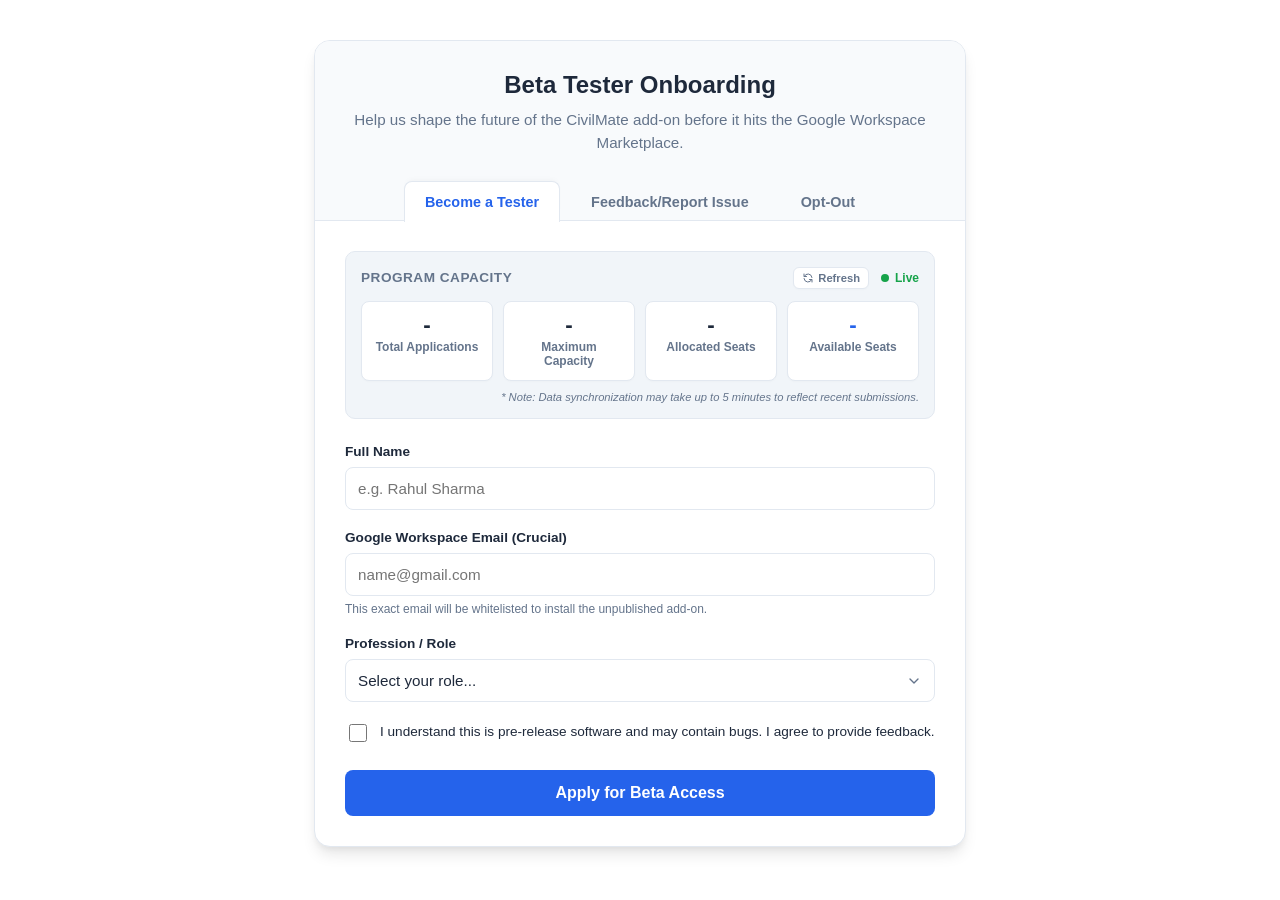
<file: tester-hub-recovered.html>
﻿<!DOCTYPE html>
<html lang="en">
<head>
    <meta charset="UTF-8">
    <meta name="viewport" content="width=device-width, initial-scale=1.0">
    <title>Tester Hub | Beta Program</title>
    <style>
        :root {
            --primary: #2563eb;
            --primary-hover: #1d4ed8;
            --primary-light: #eff6ff;
            --secondary: #f8fafc;
            --success: #16a34a;
            --danger: #dc2626;  
            --danger-hover: #b91c1c;
            --warning: #d97706;
            --warning-bg: #fffbeb;
            --warning-border: #fcd34d;
            --warning-text: #92400e;
            --bg-main: #f1f5f9;
            --text-main: #1e293b;
            --text-muted: #64748b;
            --border: #e2e8f0;
            --card-shadow: 0 10px 15px -3px rgba(0,0,0,0.1), 0 4px 6px -2px rgba(0,0,0,0.05);
            --focus-ring: 0 0 0 3px rgba(37,99,235,0.2);
        }

        html, body { margin: 0; padding: 0; width: 100%; min-height: 100vh; background: transparent; font-family: -apple-system, BlinkMacSystemFont, "Segoe UI", Roboto, Helvetica, Arial, sans-serif; color: var(--text-main); display: flex; justify-content: center; align-items: flex-start; }
        
        .tester-container { width: 100%; max-width: 650px; margin: 40px auto; background: #fff; border: 1px solid var(--border); border-radius: 16px; box-shadow: var(--card-shadow); overflow: hidden; }
        
        .header { background: var(--secondary); padding: 30px 30px 0 30px; border-bottom: 1px solid var(--border); text-align: center; }
        .header h2 { margin: 0 0 10px 0; font-size: 1.5rem; font-weight: 800; color: var(--text-main); }
        .header p { margin: 0 0 25px 0; font-size: 0.95rem; color: var(--text-muted); line-height: 1.5; }
        
        .tab-nav { display: flex; justify-content: center; gap: 10px; margin-bottom: -1px; flex-wrap: wrap; }
        .tab-btn { background: transparent; border: 1px solid transparent; border-bottom: none; padding: 12px 20px; font-size: 0.9rem; font-weight: 600; color: var(--text-muted); cursor: pointer; border-radius: 8px 8px 0 0; transition: all 0.2s; position: relative; bottom: -1px; }
        .tab-btn:hover { color: var(--primary); background: var(--primary-light); }
        .tab-btn.active { background: #fff; border-color: var(--border); color: var(--primary); font-weight: 700; box-shadow: 0 -4px 6px -4px rgba(0,0,0,0.05); }

        .form-section { padding: 30px; display: none; animation: fadeIn 0.3s ease-out forwards; }
        .form-section.active { display: block; }
        @keyframes fadeIn { from { opacity: 0; transform: translateY(5px); } to { opacity: 1; transform: translateY(0); } }

        /* Dashboard Styles */
        .dash-container { background: var(--bg-main); border: 1px solid var(--border); border-radius: 10px; padding: 15px; margin-bottom: 25px; }
        .dash-header { display: flex; justify-content: space-between; align-items: center; margin-bottom: 12px; }
        .dash-header h4 { margin: 0; font-size: 0.85rem; text-transform: uppercase; letter-spacing: 0.5px; color: var(--text-muted); }
        
        .dash-actions { display: flex; align-items: center; gap: 12px; }
        .live-indicator { display: flex; align-items: center; gap: 6px; font-size: 0.75rem; font-weight: 600; color: var(--success); }
        .pulse-dot { width: 8px; height: 8px; background: var(--success); border-radius: 50%; animation: pulse 2s infinite; }
        @keyframes pulse { 0% { box-shadow: 0 0 0 0 rgba(22, 163, 74, 0.4); } 70% { box-shadow: 0 0 0 6px rgba(22, 163, 74, 0); } 100% { box-shadow: 0 0 0 0 rgba(22, 163, 74, 0); } }
        
        /* Refresh Button Styles */
        .refresh-btn { background: #fff; border: 1px solid var(--border); border-radius: 6px; padding: 4px 8px; font-size: 0.7rem; font-weight: 600; color: var(--text-muted); cursor: pointer; display: flex; align-items: center; gap: 4px; transition: all 0.2s; box-shadow: 0 1px 2px rgba(0,0,0,0.02); }
        .refresh-btn:hover { background: var(--primary-light); color: var(--primary); border-color: var(--primary); }
        .refresh-icon { width: 12px; height: 12px; }
        .is-refreshing .refresh-icon { animation: spin 1s linear infinite; }
        .sync-note { font-size: 0.7rem; color: var(--text-muted); text-align: right; margin-top: 10px; font-style: italic; }

        .stat-grid { display: grid; grid-template-columns: repeat(auto-fit, minmax(120px, 1fr)); gap: 10px; }
        .stat-card { background: #fff; border: 1px solid var(--border); border-radius: 8px; padding: 12px; text-align: center; box-shadow: 0 1px 2px rgba(0,0,0,0.02); }
        .stat-val { font-size: 1.4rem; font-weight: 800; color: var(--text-main); margin-bottom: 4px; line-height: 1; }
        .stat-val.primary { color: var(--primary); }
        .stat-val.danger { color: var(--danger); }
        .stat-val.warning { color: var(--warning); }
        .stat-label { font-size: 0.75rem; font-weight: 600; color: var(--text-muted); }

        /* Compact Feedback Table */
        .dash-table { width: 100%; border-collapse: collapse; background: #fff; border-radius: 8px; overflow: hidden; border: 1px solid var(--border); }
        .dash-table th { background: var(--secondary); padding: 8px 10px; font-size: 0.7rem; text-transform: uppercase; color: var(--text-muted); border-bottom: 1px solid var(--border); text-align: left; }
        .dash-table td { padding: 8px 10px; font-size: 0.8rem; border-bottom: 1px solid var(--border); color: var(--text-main); font-weight: 500; vertical-align: middle; }
        .dash-table tr:last-child td { border-bottom: none; }
        .progress-bar-bg { width: 100%; background: var(--border); border-radius: 4px; height: 5px; margin-top: 4px; overflow: hidden; }
        .progress-bar-fill { height: 100%; background: var(--primary); border-radius: 4px; transition: width 0.5s ease; }

        /* Form Components */
        .form-group { margin-bottom: 20px; position: relative; }
        .form-group label { display: block; font-size: 0.85rem; font-weight: 700; color: var(--text-main); margin-bottom: 8px; }
        .form-control { width: 100%; padding: 12px; border: 1px solid var(--border); border-radius: 8px; font-size: 0.95rem; font-family: inherit; color: var(--text-main); background: #fff; box-sizing: border-box; transition: all 0.2s; }
        .form-control:focus { outline: none; border-color: var(--primary); box-shadow: var(--focus-ring); }
        .form-control.is-invalid { border-color: var(--danger); box-shadow: 0 0 0 3px rgba(220, 38, 38, 0.15); }
        .error-text { color: var(--danger); font-size: 0.75rem; font-weight: 600; margin-top: 6px; display: none; }
        textarea.form-control { resize: vertical; min-height: 100px; }
        select.form-control { appearance: none; background-image: url("data:image/svg+xml;charset=UTF-8,%3csvg xmlns='http://www.w3.org/2000/svg' viewBox='0 0 24 24' fill='none' stroke='%2364748b' stroke-width='2' stroke-linecap='round' stroke-linejoin='round'%3e%3cpolyline points='6 9 12 15 18 9'%3e%3c/polyline%3e%3c/svg%3e"); background-repeat: no-repeat; background-position: right 12px center; background-size: 16px; padding-right: 40px; }
        .helper-text { font-size: 0.75rem; color: var(--text-muted); margin-top: 6px; display: block; }
        
        .checkbox-group { display: flex; align-items: flex-start; gap: 10px; margin-bottom: 25px; }
        .checkbox-group input[type="checkbox"] { width: 18px; height: 18px; margin-top: 2px; accent-color: var(--primary); cursor: pointer; }
        .checkbox-group label { font-size: 0.85rem; color: var(--text-main); font-weight: 400; line-height: 1.5; margin: 0; cursor: pointer; }

        .btn-submit { width: 100%; padding: 14px; border: none; border-radius: 8px; font-size: 1rem; font-weight: 700; color: #fff; background: var(--primary); cursor: pointer; transition: background 0.2s; display: flex; justify-content: center; align-items: center; gap: 8px; }
        .btn-submit:hover { background: var(--primary-hover); }
        .btn-submit.btn-danger { background: var(--danger); }
        .btn-submit.btn-danger:hover { background: var(--danger-hover); }

        .success-state { text-align: center; padding: 40px 20px; display: none; flex-direction: column; align-items: center; justify-content: center; animation: fadeIn 0.4s ease-out; }
        .success-icon { width: 64px; height: 64px; background: #dcfce7; color: var(--success); border-radius: 50%; display: flex; justify-content: center; align-items: center; margin-bottom: 20px; }
        .success-icon svg { width: 32px; height: 32px; }
        .success-state h3 { margin: 0 0 10px 0; font-size: 1.3rem; color: var(--text-main); }
        .success-state p { margin: 0 0 25px 0; color: var(--text-muted); line-height: 1.5; }
        .btn-outline { background: transparent; border: 1px solid var(--border); padding: 10px 20px; border-radius: 8px; font-weight: 600; color: var(--text-main); cursor: pointer; transition: 0.2s; }
        .btn-outline:hover { background: var(--bg-main); }

        .spinner { border: 3px solid rgba(255,255,255,0.3); border-radius: 50%; border-top: 3px solid #fff; width: 18px; height: 18px; animation: spin 1s linear infinite; display: none; }
        @keyframes spin { 0% { transform: rotate(0deg); } 100% { transform: rotate(360deg); } }
        .is-loading .btn-text { display: none; }
        .is-loading .spinner { display: block; }
        
        @media (max-width: 480px) {
            .header { padding: 20px 20px 0 20px; }
            .tab-btn { padding: 10px 12px; font-size: 0.85rem; }
            .form-section { padding: 20px; }
            .stat-grid { grid-template-columns: 1fr 1fr; }
        }
    </style>
</head>
<body>

<iframe name="hidden_iframe" id="hidden_iframe" style="display:none;" onload="handleIframeLoad()"></iframe>

<div class="tester-container">
    <div class="header">
        <h2 id="headerTitle">Beta Tester Onboarding</h2>
        <p id="headerDesc">Help us shape the future of the CivilMate add-on before it hits the Google Workspace Marketplace.</p>
        
        <div class="tab-nav">
            <button class="tab-btn active" onclick="switchTab('join', this)">Become a Tester</button>
            <button class="tab-btn" onclick="switchTab('feedback', this)">Feedback/Report Issue</button>
            <button class="tab-btn" onclick="switchTab('optout', this)">Opt-Out</button>
        </div>
    </div>

    <!-- TAB 1: JOIN BETA -->
    <div id="tab-join" class="form-section active">
        
        <div class="dash-container">
            <div class="dash-header">
                <h4>Program Capacity</h4>
                <div class="dash-actions">
                    <button type="button" class="refresh-btn" onclick="manualRefresh(this)">
                        <svg class="refresh-icon" fill="none" stroke="currentColor" viewBox="0 0 24 24" xmlns="http://www.w3.org/2000/svg"><path stroke-linecap="round" stroke-linejoin="round" stroke-width="2" d="M4 4v5h.582m15.356 2A8.001 8.001 0 004.582 9m0 0H9m11 11v-5h-.581m0 0a8.003 8.003 0 01-15.357-2m15.357 2H15"></path></svg>
                        Refresh
                    </button>
                    <div class="live-indicator"><div class="pulse-dot"></div> Live</div>
                </div>
            </div>
            <div class="stat-grid">
                <div class="stat-card">
                    <div class="stat-val" id="ui-total-apps">-</div>
                    <div class="stat-label">Total Applications</div>
                </div>
                <div class="stat-card">
                    <div class="stat-val" id="ui-max-vac">-</div>
                    <div class="stat-label">Maximum Capacity</div>
                </div>
                <div class="stat-card">
                    <div class="stat-val" id="ui-filled">-</div>
                    <div class="stat-label">Allocated Seats</div>
                </div>
                <div class="stat-card">
                    <div class="stat-val primary" id="ui-avail">-</div>
                    <div class="stat-label">Available Seats</div>
                </div>
            </div>
            <div class="sync-note">* Note: Data synchronization may take up to 5 minutes to reflect recent submissions.</div>
        </div>

        <form id="form-join" action="https://docs.google.com/forms/d/e/1FAIpQLSfFqDvNcTuLd1ZrCX5IeGOskC2rXY7OqXDC350dQeXZppEcgg/formResponse" method="POST" target="hidden_iframe" onsubmit="handleRealSubmit(event, 'join')">
            <div class="form-group">
                <label>Full Name</label>
                <input type="text" name="entry.1107456327" class="form-control" required placeholder="e.g. Rahul Sharma">
            </div>
            <div class="form-group">
                <label>Google Workspace Email (Crucial)</label>
                <input type="email" name="entry.1606526757" class="form-control" required placeholder="name@gmail.com" oninput="clearError(this)">
                <div class="error-text">Please enter a valid @gmail.com address.</div>
                <span class="helper-text">This exact email will be whitelisted to install the unpublished add-on.</span>
            </div>
            <div class="form-group">
                <label>Profession / Role</label>
                <select name="entry.410117516" class="form-control" required>
                    <option value="" disabled selected>Select your role...</option>
                    <option value="Engineer">Engineer</option>
                    <option value="Contractor">Contractor</option>
                    <option value="Estimator/QS">Estimator/QS</option>
                    <option value="Other">Other</option>
                </select>
            </div>
            <div class="checkbox-group">
                <input type="checkbox" name="entry.1068792119" value="I agree" id="join-terms" required>
                <label for="join-terms">I understand this is pre-release software and may contain bugs. I agree to provide feedback.</label>
            </div>
            <button type="submit" class="btn-submit" id="btn-join">
                <span class="btn-text">Apply for Beta Access</span>
                <div class="spinner"></div>
            </button>
        </form>
    </div>

    <!-- TAB 2: FEEDBACK / BUG REPORT -->
    <div id="tab-feedback" class="form-section">
        
        <form id="form-feedback" action="https://docs.google.com/forms/d/e/1FAIpQLSf_KPcS9oauKWNScmy57qmbOoY5sZBharPNx2SxKmE6KTdgzw/formResponse" method="POST" target="hidden_iframe" onsubmit="handleRealSubmit(event, 'feedback')">
            <div class="form-group">
                <label>Registered Tester Email</label>
                <input type="email" name="entry.979849551" class="form-control" required placeholder="Your whitelisted @gmail.com address" oninput="clearError(this)">
                <div class="error-text">Please enter a valid @gmail.com address.</div>
            </div>
            <div class="form-group">
                <label>Feedback Type</label>
                <select name="entry.1389584312" class="form-control" required>
                    <option value="" disabled selected>Select feedback type...</option>
                    <option value="Bug/Error">Bug/Error</option>
                    <option value="Feature Suggestions">Feature Suggestions</option>
                    <option value="UI/UX Improvement">UI/UX Improvement</option>
                    <option value="Calculation/Data Correction">Calculation/Data Correction</option>
                    <option value="Database Update">Database Update</option>
                    <option value="Others">Others</option>
                </select>
            </div>
            <div class="form-group">
                <label>Description</label>
                <textarea name="entry.1107496639" class="form-control" required placeholder="Please describe the issue or suggestion in detail..."></textarea>
            </div>
            <div class="form-group">
                <label>Steps to Reproduce (Optional)</label>
                <textarea name="entry.599739827" class="form-control" placeholder="If reporting a bug, what were you doing when it happened?"></textarea>
            </div>
            <button type="submit" class="btn-submit" id="btn-feedback">
                <span class="btn-text">Submit Feedback</span>
                <div class="spinner"></div>
            </button>
        </form>

        <div class="dash-container" style="margin-top: 30px; margin-bottom: 0;">
            <div class="dash-header">
                <h4>Pipeline Resolution Tracker</h4>
                <div class="dash-actions">
                    <button type="button" class="refresh-btn" onclick="manualRefresh(this)">
                        <svg class="refresh-icon" fill="none" stroke="currentColor" viewBox="0 0 24 24" xmlns="http://www.w3.org/2000/svg"><path stroke-linecap="round" stroke-linejoin="round" stroke-width="2" d="M4 4v5h.582m15.356 2A8.001 8.001 0 004.582 9m0 0H9m11 11v-5h-.581m0 0a8.003 8.003 0 01-15.357-2m15.357 2H15"></path></svg>
                        Refresh
                    </button>
                    <div class="live-indicator"><div class="pulse-dot"></div> Live</div>
                </div>
            </div>
            <table class="dash-table" id="ui-feedback-pivot">
                <thead>
                    <tr>
                        <th style="width: 45%">Classification</th>
                        <th style="width: 20%; text-align: center;">Submitted</th>
                        <th style="width: 35%">Resolution</th>
                    </tr>
                </thead>
                <tbody>
                    <tr><td colspan="3" style="text-align:center; padding: 15px;">Loading live metrics...</td></tr>
                </tbody>
            </table>
            <div class="sync-note">* Note: Data synchronization may take up to 5 minutes to reflect recent submissions.</div>
        </div>

    </div>

    <!-- TAB 3: OPT OUT -->
    <div id="tab-optout" class="form-section">
        
        <div class="dash-container">
            <div class="dash-header">
                <h4>Revocation Status</h4>
                <div class="dash-actions">
                    <button type="button" class="refresh-btn" onclick="manualRefresh(this)">
                        <svg class="refresh-icon" fill="none" stroke="currentColor" viewBox="0 0 24 24" xmlns="http://www.w3.org/2000/svg"><path stroke-linecap="round" stroke-linejoin="round" stroke-width="2" d="M4 4v5h.582m15.356 2A8.001 8.001 0 004.582 9m0 0H9m11 11v-5h-.581m0 0a8.003 8.003 0 01-15.357-2m15.357 2H15"></path></svg>
                        Refresh
                    </button>
                    <div class="live-indicator"><div class="pulse-dot"></div> Live</div>
                </div>
            </div>
            <div class="stat-grid" style="margin-top: 10px;">
                <div class="stat-card">
                    <div class="stat-val" id="ui-optout-total">-</div>
                    <div class="stat-label">Total Requests</div>
                </div>
                <div class="stat-card">
                    <div class="stat-val warning" id="ui-optout-pending">-</div>
                    <div class="stat-label">Pending Revocation</div>
                </div>
                <div class="stat-card">
                    <div class="stat-val danger" id="ui-optout-removed">-</div>
                    <div class="stat-label">Successfully Opted-Out</div>
                </div>
            </div>
            <div class="sync-note">* Note: Data synchronization may take up to 5 minutes to reflect recent submissions.</div>
        </div>

        <form id="form-optout" action="https://docs.google.com/forms/d/e/1FAIpQLScU0rO2-XdRwZgmVTyuqpWWXxnmtBjWu1gw7_eETomVzwWT1g/formResponse" method="POST" target="hidden_iframe" onsubmit="handleRealSubmit(event, 'optout')">
            <div class="form-group">
                <label>Registered Tester Email</label>
                <input type="email" name="entry.2014970164" class="form-control" required placeholder="Your whitelisted @gmail.com address" oninput="clearError(this)">
                <div class="error-text">Please enter a valid @gmail.com address.</div>
            </div>
            <button type="submit" class="btn-submit btn-danger" id="btn-optout">
                <span class="btn-text">Revoke Access & Opt-Out</span>
                <div class="spinner"></div>
            </button>
        </form>
    </div>

    <!-- SUCCESS MESSAGE STATE -->
    <div id="success-state" class="success-state">
        <div class="success-icon">
            <svg fill="none" stroke="currentColor" viewBox="0 0 24 24" xmlns="http://www.w3.org/2000/svg"><path stroke-linecap="round" stroke-linejoin="round" stroke-width="3" d="M5 13l4 4L19 7"></path></svg>
        </div>
        <h3 id="success-title">Request Submitted</h3>
        <p id="success-desc">Thank you. We have received your request.</p>
        <button class="btn-outline" onclick="resetForms()">Return to Forms</button>
    </div>
</div>

<script>
    const headerContent = {
        join: { title: "Beta Tester Onboarding", desc: "Help us shape the future of the CivilMate add-on before it hits the Google Workspace Marketplace." },
        feedback: { title: "Feedback & Issue Tracking", desc: "Found a bug? Have a suggestion? Let us know so we can improve the add-on." },
        optout: { title: "Access Revocation", desc: "Fill out the form below to remove your email from the whitelist and revoke access." }
    };

    const csvDataUrl = "https://docs.google.com/spreadsheets/d/e/2PACX-1vREMQABnAVzmU9nXf-BhHS73NiyCVG0ny0MWVmUKJ277KGy39ddSyIQutDEeNqQFpJIvSj4drJShWYc/pub?gid=129930157&single=true&output=csv";

    function parseCSV(str) {
        let arr = []; let quote = false; let row = 0, col = 0;
        for (let c = 0; c < str.length; c++) {
            let cc = str[c], nc = str[c+1];
            arr[row] = arr[row] || []; arr[row][col] = arr[row][col] || '';
            if (cc == '"' && quote && nc == '"') { arr[row][col] += cc; ++c; continue; }
            if (cc == '"') { quote = !quote; continue; }
            if (cc == ',' && !quote) { ++col; continue; }
            if (cc == '\r' && nc == '\n' && !quote) { ++row; col = 0; ++c; continue; }
            if (cc == '\n' && !quote) { ++row; col = 0; continue; }
            if (cc == '\r' && !quote) { ++row; col = 0; continue; }
            arr[row][col] += cc;
        }
        return arr;
    }

    async function fetchAndPopulateDashboards() {
        try {
            const res = await fetch(csvDataUrl + '&_t=' + new Date().getTime());
            if (!res.ok) throw new Error("Failed to fetch");
            const csvText = await res.text();
            const data = parseCSV(csvText);

            let currentSection = "";
            let stats = { join: {}, optout: {}, feedback: {} };

            data.forEach(row => {
                if (row.length === 0) return;
                
                let colA = row[0] ? row[0].trim() : "";
                let colB = row.length > 1 ? row[1].trim() : "";

                if (colA === "Beta Testers" || colA === "New Applications") { 
                    currentSection = "join"; return; 
                }
                if (colA === "Opt-Out") { 
                    currentSection = "optout"; return; 
                }
                if (colA === "Feedback") { 
                    currentSection = "feedback"; return; 
                }

                if (colA && currentSection) {
                    if (currentSection === 'feedback') {
                        let submitted = 0;
                        let resolved = 0;
                        if (colB.includes(';')) {
                            let parts = colB.split(';');
                            submitted = parseInt(parts[0]) || 0;
                            resolved = parseInt(parts[1]) || 0;
                        } else {
                            submitted = parseInt(colB) || 0;
                        }
                        stats.feedback[colA] = { submitted, resolved };
                    } else {
                        let val = parseInt(colB.replace(/[^0-9-]/g, '')) || 0;
                        stats[currentSection][colA] = val;
                    }
                }
            });

            // 1. Join Dashboard
            let totalApps = (stats.join["New Entries"] || 0) + (stats.join["Accepted"] || 0) + (stats.join["Rejected"] || 0) + (stats.join["Pending"] || 0);
            let acceptedTotal = stats.join["Accepted"] || 0;
            let removedTotal = stats.optout["Removed"] || 0;
            let filledVacancies = Math.max(0, acceptedTotal - removedTotal); 
            
            document.getElementById('ui-total-apps').textContent = totalApps;
            document.getElementById('ui-max-vac').textContent = stats.join["Maximum Vacancies"] || '-';
            document.getElementById('ui-filled').textContent = filledVacancies;
            document.getElementById('ui-avail').textContent = stats.join["Available Vacancies"] || '-';

            // 2. Opt-Out Dashboard
            let pendingOptOut = (stats.optout["New Entries"] || 0) + (stats.optout["Pending Removal"] || 0);
            let totalOptOutReqs = pendingOptOut + removedTotal;

            document.getElementById('ui-optout-total').textContent = totalOptOutReqs;
            document.getElementById('ui-optout-pending').textContent = pendingOptOut;
            document.getElementById('ui-optout-removed').textContent = removedTotal;

            // 3. Smart Compact Feedback Dashboard
            let pivotHtml = '';
            let activeFeedbackCount = 0;

            if (Object.keys(stats.feedback).length > 0) {
                for (const [category, data] of Object.entries(stats.feedback)) {
                    if (data.submitted > 0) {
                        activeFeedbackCount++;
                        let pct = (data.resolved / data.submitted) * 100;
                        pct = Math.min(Math.max(pct, 0), 100);
                        
                        pivotHtml += `
                            <tr>
                                <td>${category}</td>
                                <td style="text-align: center;"><strong>${data.submitted}</strong></td>
                                <td>
                                    <div style="display: flex; justify-content: space-between; font-size: 0.7rem; font-weight: 600;">
                                        <span>${data.resolved} Resolved</span>
                                        <span>${Math.round(pct)}%</span>
                                    </div>
                                    <div class="progress-bar-bg"><div class="progress-bar-fill" style="width: ${pct}%;"></div></div>
                                </td>
                            </tr>
                        `;
                    }
                }
            }
            
            if (activeFeedbackCount === 0) {
                pivotHtml = '<tr><td colspan="3" style="text-align:center; padding: 15px; color: #64748b;">No feedback reports have been submitted yet.</td></tr>';
            }
            document.querySelector('#ui-feedback-pivot tbody').innerHTML = pivotHtml;

        } catch (error) {
            console.error("Dashboard Sync Error:", error);
            document.querySelector('#ui-feedback-pivot tbody').innerHTML = '<tr><td colspan="3" style="text-align:center; padding: 15px; color: #dc2626;">Unable to sync live data.</td></tr>';
        }
    }

    // Wrap the fetch call with animation classes for the manual refresh button
    async function manualRefresh(btnElement) {
        btnElement.classList.add('is-refreshing');
        await fetchAndPopulateDashboards();
        // Add a slight artificial delay so it doesn't just flicker instantly if fetched from cache, providing better UX
        setTimeout(() => {
            btnElement.classList.remove('is-refreshing');
        }, 500);
    }

    // UI Tab & Form Logic
    let submittedFormType = '';

    function switchTab(tabId, btnElement) {
        document.querySelectorAll('.form-section').forEach(el => el.classList.remove('active'));
        document.getElementById('success-state').style.display = 'none';
        document.querySelectorAll('.tab-btn').forEach(el => el.classList.remove('active'));
        
        document.getElementById('tab-' + tabId).classList.add('active');
        btnElement.classList.add('active');
        
        document.getElementById('headerTitle').textContent = headerContent[tabId].title;
        document.getElementById('headerDesc').textContent = headerContent[tabId].desc;
    }

    function clearError(inputElement) {
        inputElement.classList.remove('is-invalid');
        const errorText = inputElement.parentElement.querySelector('.error-text');
        if (errorText) errorText.style.display = 'none';
    }

    function handleRealSubmit(event, type) {
        const form = event.target;
        const emailInput = form.querySelector('input[type="email"]');
        
        if (emailInput) {
            const emailValue = emailInput.value.trim().toLowerCase();
            if (!emailValue.endsWith('@gmail.com')) {
                event.preventDefault(); 
                emailInput.classList.add('is-invalid');
                const errorText = form.querySelector('.error-text');
                if (errorText) errorText.style.display = 'block';
                emailInput.focus(); 
                return false;
            }
        }

        submittedFormType = type;
        const btn = document.getElementById('btn-' + type);
        btn.classList.add('is-loading'); 
    }

    function handleIframeLoad() {
        if (submittedFormType !== '') {
            const btn = document.getElementById('btn-' + submittedFormType);
            if (btn) btn.classList.remove('is-loading');
            
            document.querySelectorAll('.form-section').forEach(el => el.classList.remove('active'));
            
            const sTitle = document.getElementById('success-title');
            const sDesc = document.getElementById('success-desc');
            
            if (submittedFormType === 'join') {
                sTitle.textContent = "Application Received!";
                sDesc.textContent = "Thank you! If approved, we will whitelist your email and send you the installation instructions.";
            } else if (submittedFormType === 'feedback') {
                sTitle.textContent = "Feedback Submitted";
                sDesc.textContent = "Thank you for helping us improve. Our development team will review your report.";
            } else if (submittedFormType === 'optout') {
                sTitle.textContent = "Opt-Out Request Received";
                sDesc.textContent = "Thank you for participating in the CivilMate Beta. Your request to revoke access has been logged in our system.";
            }
            
            document.getElementById('success-state').style.display = 'flex';
            document.getElementById('form-' + submittedFormType).reset();
            
            submittedFormType = ''; 
            
            fetchAndPopulateDashboards();
        }
    }

    function resetForms() {
        document.getElementById('success-state').style.display = 'none';
        const activeTabBtn = document.querySelector('.tab-btn.active');
        if(activeTabBtn.textContent.includes('Become')) {
            document.getElementById('tab-join').classList.add('active');
        } else if(activeTabBtn.textContent.includes('Report')) {
            document.getElementById('tab-feedback').classList.add('active');
        } else {
            document.getElementById('tab-optout').classList.add('active');
        }
    }

    window.addEventListener('DOMContentLoaded', fetchAndPopulateDashboards);
</script>
</body>
</html>
</file>
<file: style.css>
:root {
    --google-blue: #1a73e8;
    --google-blue-hover: #1557b0;
    --text-primary: #202124;
    --text-secondary: #5f6368;
    --bg-gray: #f8f9fa;
    --border-color: #dadce0;
}

* {
    box-sizing: border-box;
    margin: 0;
    padding: 0;
}

body {
    font-family: 'Google Sans', 'Roboto', Arial, sans-serif;
    color: var(--text-primary);
    line-height: 1.5;
    -webkit-font-smoothing: antialiased;
}

a {
    text-decoration: none;
    color: var(--google-blue);
}

/* Navbar */
header {
    position: fixed;
    top: 0;
    width: 100%;
    background: white;
    padding: 16px 24px;
    display: flex;
    align-items: center;
    justify-content: space-between;
    border-bottom: 1px solid var(--border-color);
    z-index: 1000;
}

.logo {
    font-size: 22px;
    font-weight: 500;
    color: var(--text-primary);
    display: flex;
    align-items: center;
    gap: 8px;
}

.logo .material-icons {
    color: var(--google-blue);
    font-size: 28px;
}

.nav-links {
    display: flex;
    gap: 24px;
    align-items: center;
}

.nav-links a {
    color: var(--text-secondary);
    font-weight: 500;
    font-size: 14px;
}

.nav-links a:hover {
    color: var(--text-primary);
}

/* Buttons */
.btn {
    display: inline-flex;
    align-items: center;
    justify-content: center;
    padding: 10px 24px;
    font-family: 'Google Sans', sans-serif;
    font-weight: 500;
    font-size: 15px;
    border-radius: 4px;
    cursor: pointer;
    transition: all 0.2s ease;
    border: none;
}

.btn-primary {
    background-color: var(--google-blue);
    color: white;
}

.btn-primary:hover {
    background-color: var(--google-blue-hover);
    box-shadow: 0 1px 2px 0 rgba(60,64,67,0.3), 0 1px 3px 1px rgba(60,64,67,0.15);
    color: white;
}

.btn-secondary {
    background-color: white;
    color: var(--google-blue);
    border: 1px solid var(--border-color);
}

.btn-secondary:hover {
    background-color: var(--bg-gray);
}

/* =============================================================================
   PARALLAX HERO & VECTOR ENGINEERING BACKGROUND
   ============================================================================= */
.hero-parallax-wrapper {
    position: relative;
    overflow: hidden;
    margin-top: 65px;
    padding: 70px 24px 85px 24px;
    background: linear-gradient(180deg, #ffffff 0%, #f7faff 50%, #edf3fc 100%);
    border-bottom: 1px solid var(--border-color);
}

/* Parallax Stage (Behind Hero Content) */
.parallax-stage {
    position: absolute;
    inset: 0;
    pointer-events: none;
    z-index: 0;
    overflow: hidden;
}

/* Layer 1: Blueprint CAD Grid Pattern */
.parallax-layer-grid {
    position: absolute;
    top: -80px;
    left: 0;
    right: 0;
    bottom: -160px;
    background-image: 
        linear-gradient(to right, rgba(26, 115, 232, 0.045) 1px, transparent 1px),
        linear-gradient(to bottom, rgba(26, 115, 232, 0.045) 1px, transparent 1px),
        linear-gradient(to right, rgba(26, 115, 232, 0.09) 1px, transparent 1px),
        linear-gradient(to bottom, rgba(26, 115, 232, 0.09) 1px, transparent 1px);
    background-size: 24px 24px, 24px 24px, 120px 120px, 120px 120px;
    mask-image: radial-gradient(ellipse at center, rgba(0, 0, 0, 1) 35%, rgba(0, 0, 0, 0) 85%);
    -webkit-mask-image: radial-gradient(ellipse at center, rgba(0, 0, 0, 1) 35%, rgba(0, 0, 0, 0) 85%);
    will-change: transform;
    transition: transform 0.05s linear;
}

/* Layer 2: Vector Architectural & Contour SVG */
.parallax-layer-vectors {
    position: absolute;
    top: -40px;
    left: 0;
    width: 100%;
    height: 125%;
    will-change: transform;
    transition: transform 0.05s linear;
    opacity: 0.95;
}

.parallax-vector-svg {
    width: 100%;
    height: 100%;
    object-fit: cover;
}

/* Layer 3: Floating Engineering Geometric Badges & Crosshairs */
.parallax-layer-accents {
    position: absolute;
    inset: 0;
    will-change: transform;
    transition: transform 0.08s linear;
}

.cad-crosshair {
    position: absolute;
    font-family: 'Roboto Mono', 'Courier New', Courier, monospace;
    font-size: 16px;
    font-weight: 700;
    color: rgba(26, 115, 232, 0.35);
    user-select: none;
    line-height: 1;
}
.ch-1 { top: 18%; left: 8%; }
.ch-2 { top: 32%; right: 9%; }
.ch-3 { bottom: 22%; left: 12%; }
.ch-4 { bottom: 30%; right: 14%; }


/* Hero Content (Foreground) */
.hero-content {
    position: relative;
    z-index: 1;
    text-align: center;
    max-width: 880px;
    margin: 0 auto;
}

.hero-pill-badge {
    display: inline-flex;
    align-items: center;
    gap: 8px;
    padding: 6px 16px;
    background: rgba(232, 240, 254, 0.85);
    backdrop-filter: blur(6px);
    -webkit-backdrop-filter: blur(6px);
    border: 1px solid #d2e3fc;
    border-radius: 20px;
    font-size: 12.5px;
    font-weight: 600;
    color: var(--google-blue);
    margin-bottom: 22px;
    box-shadow: 0 2px 8px rgba(26, 115, 232, 0.08);
}

.hero-pill-badge .pill-dot {
    width: 8px;
    height: 8px;
    border-radius: 50%;
    background: #1e8e3e;
    box-shadow: 0 0 0 0 rgba(30, 142, 62, 0.7);
    animation: pillDotPulse 2s infinite;
}

@keyframes pillDotPulse {
    0% { transform: scale(0.95); box-shadow: 0 0 0 0 rgba(30, 142, 62, 0.7); }
    70% { transform: scale(1); box-shadow: 0 0 0 7px rgba(30, 142, 62, 0); }
    100% { transform: scale(0.95); box-shadow: 0 0 0 0 rgba(30, 142, 62, 0); }
}

.hero-content h1 {
    font-size: clamp(2rem, 5vw, 3.4rem);
    line-height: 1.18;
    margin-bottom: 20px;
    letter-spacing: -0.6px;
    font-weight: 700;
    color: var(--text-primary);
}

.hero-content p {
    font-size: clamp(1rem, 2.5vw, 1.2rem);
    color: var(--text-secondary);
    margin-bottom: 34px;
    max-width: 740px;
    margin-left: auto;
    margin-right: auto;
    line-height: 1.6;
}

.hero-actions {
    display: flex;
    gap: 16px;
    justify-content: center;
}

/* Backward compatibility for .hero */
.hero {
    margin-top: 65px;
    padding: 80px 24px;
    text-align: center;
    max-width: 900px;
    margin-left: auto;
    margin-right: auto;
}

/* Features Section */
.features {
    background-color: var(--bg-gray);
    padding: 80px 24px;
}

.features-container {
    max-width: 1200px;
    margin: 0 auto;
    display: grid;
    grid-template-columns: repeat(auto-fit, minmax(300px, 1fr));
    gap: 40px;
}

.feature-card {
    background: white;
    padding: 40px;
    border-radius: 8px;
    border: 1px solid var(--border-color);
    transition: box-shadow 0.3s ease;
}

.feature-card:hover {
    box-shadow: 0 4px 6px rgba(0,0,0,0.05);
}

.feature-icon {
    width: 48px;
    height: 48px;
    background: #e8f0fe;
    color: var(--google-blue);
    border-radius: 50%;
    display: flex;
    align-items: center;
    justify-content: center;
    margin-bottom: 24px;
}

.feature-icon .material-icons {
    font-size: 24px;
}

.feature-card h3 {
    font-size: 20px;
    margin-bottom: 12px;
    font-weight: 500;
}

.feature-card p {
    color: var(--text-secondary);
    font-size: 16px;
}

/* Support Section */
.support {
    padding: 80px 24px;
    text-align: center;
    max-width: 800px;
    margin: 0 auto;
}

.support h2 {
    font-size: 36px;
    margin-bottom: 16px;
    font-weight: 500;
}

.support p {
    color: var(--text-secondary);
    font-size: 18px;
    margin-bottom: 32px;
}

.contact-box {
    display: inline-flex;
    align-items: center;
    gap: 12px;
    padding: 16px 32px;
    background: var(--bg-gray);
    border-radius: 24px;
    font-size: 18px;
    font-weight: 500;
}

/* Footer */
footer {
    border-top: 1px solid var(--border-color);
    padding: 32px 24px;
    display: flex;
    justify-content: space-between;
    align-items: center;
    max-width: 1200px;
    margin: 0 auto;
    color: var(--text-secondary);
    font-size: 14px;
}

.footer-links {
    display: flex;
    gap: 24px;
}

.footer-links a {
    color: var(--text-secondary);
}

.footer-links a:hover {
    color: var(--text-primary);
}

/* Document / Legal Pages */
.doc-content {
    margin-top: 65px;
    padding: 60px 24px;
    max-width: 800px;
    margin-left: auto;
    margin-right: auto;
}

.doc-content h1 {
    font-size: 40px;
    margin-bottom: 32px;
    padding-bottom: 16px;
    border-bottom: 1px solid var(--border-color);
}

.doc-content h2 {
    font-size: 24px;
    margin-top: 40px;
    margin-bottom: 16px;
    color: var(--google-blue);
}

.doc-content p {
    margin-bottom: 16px;
    color: var(--text-secondary);
}

.doc-content ul {
    margin-left: 24px;
    margin-bottom: 24px;
    color: var(--text-secondary);
}

.doc-content li {
    margin-bottom: 8px;
}

/* Mobile Navigation Button (Hidden on Desktop) */
.mobile-menu-btn {
    display: none;
    align-items: center;
    justify-content: center;
    background: transparent;
    border: 1px solid var(--border-color);
    border-radius: 6px;
    padding: 6px 8px;
    cursor: pointer;
    color: var(--text-primary);
    transition: all 0.2s ease;
    line-height: 1;
}

.mobile-menu-btn:hover,
.mobile-menu-btn:active {
    background-color: var(--bg-gray);
    color: var(--google-blue);
    border-color: var(--google-blue);
}

.mobile-menu-btn .material-icons {
    font-size: 24px;
}

/* Responsive */
@media (max-width: 768px) {
    header {
        padding: 12px 16px;
    }

    .hero h1 {
        font-size: 34px;
    }
    .hero p {
        font-size: 16px;
    }

    .mobile-menu-btn {
        display: flex;
    }

    .nav-links {
        display: none;
        position: fixed;
        top: 61px;
        left: 0;
        right: 0;
        width: 100%;
        background: #ffffff;
        flex-direction: column;
        align-items: stretch;
        gap: 4px;
        padding: 14px 18px 24px 18px;
        border-bottom: 1px solid var(--border-color);
        box-shadow: 0 12px 28px rgba(0, 0, 0, 0.15);
        z-index: 10000;
        max-height: calc(100vh - 61px);
        overflow-y: auto;
        box-sizing: border-box;
    }

    .nav-links.active {
        display: flex !important;
        animation: mobileNavSlide 0.2s cubic-bezier(0, 0, 0.2, 1);
    }

    .nav-links a {
        padding: 12px 14px;
        font-size: 15px;
        font-weight: 500;
        color: var(--text-primary);
        border-radius: 8px;
        display: flex;
        align-items: center;
        gap: 10px;
        text-decoration: none;
        border-bottom: 1px solid #f1f3f4;
        transition: background 0.15s, color 0.15s;
    }

    .nav-links a:hover,
    .nav-links a:active {
        background-color: var(--bg-gray);
        color: var(--google-blue);
    }

    .dropdown {
        width: 100%;
        display: block;
    }

    .dropdown > a {
        display: flex;
        justify-content: space-between;
        align-items: center;
        width: 100%;
        cursor: pointer !important;
    }

    .dropdown-content {
        position: static !important;
        display: none;
        box-shadow: none !important;
        border: 1px solid var(--border-color) !important;
        background: #f8f9fa !important;
        border-radius: 8px !important;
        margin: 6px 0 10px 0 !important;
        padding: 6px 0 !important;
        width: 100% !important;
    }

    .dropdown.mobile-open .dropdown-content {
        display: block !important;
    }

    .dropdown-content a {
        padding: 10px 18px 10px 24px !important;
        font-size: 14px !important;
        border-bottom: 1px solid #e8eaed;
    }

    .dropdown-content a:last-child {
        border-bottom: none;
    }

    .nav-portal-btn,
    .nav-links a[href*="portal.html"] {
        margin-top: 8px;
        background: var(--google-blue) !important;
        color: #ffffff !important;
        justify-content: center;
        font-weight: 600;
        box-shadow: 0 2px 6px rgba(26, 115, 232, 0.3);
    }

    .nav-portal-btn:hover,
    .nav-links a[href*="portal.html"]:hover {
        background: var(--google-blue-hover) !important;
        color: #ffffff !important;
    }

    footer {
        flex-direction: column;
        gap: 16px;
        text-align: center;
    }
}

@keyframes mobileNavSlide {
    from {
        opacity: 0;
        transform: translateY(-8px);
    }
    to {
        opacity: 1;
        transform: translateY(0);
    }
}


        :root {
            --primary: #1a73e8;
            --primary-light: #e8f0fe;
            --success: #1e8e3e;
            --danger: #d93025;
            --bg-light: #f8f9fa;
            --text-main: #202124;
            --text-muted: #5f6368;
            --border: #dadce0;
        }

        .learn-content {
            margin-top: 65px;
            padding: 80px 24px;
            max-width: 1000px;
            margin-left: auto;
            margin-right: auto;
        }

        .header-text {
            text-align: center;
            margin-bottom: 50px;
        }

        .header-text h2 {
            font-size: clamp(2rem, 4vw, 2.5rem);
            font-weight: 700;
            margin: 0 0 16px 0;
            line-height: 1.2;
        }

        .header-text p {
            font-size: clamp(1.1rem, 3vw, 1.2rem);
            color: var(--text-muted);
            max-width: 700px;
            margin: 0 auto;
        }

        .grid-container, .pricing-container {
            display: grid;
            grid-template-columns: repeat(auto-fit, minmax(320px, 1fr));
            gap: 24px;
            margin-bottom: 80px;
        }

        .card {
            background: #fff;
            border-radius: 12px;
            padding: 32px;
            border: 1px solid var(--border);
            position: relative;
            box-shadow: 0 4px 6px -1px rgba(0, 0, 0, 0.05);
            display: flex;
            flex-direction: column;
        }

        .card-old {
            border-top: 5px solid var(--text-muted);
            background: var(--bg-light);
        }

        .card-new {
            border: 2px solid var(--primary);
            border-top: 5px solid var(--primary);
            box-shadow: 0 10px 25px -5px rgba(26, 115, 232, 0.15);
            z-index: 1;
        }

        @media (min-width: 768px) {
            .card-new {
                transform: scale(1.03);
            }
        }

        .winner-badge, .badge {
            position: absolute;
            top: -14px;
            left: 50%;
            transform: translateX(-50%);
            background: var(--primary);
            color: white;
            padding: 6px 16px;
            border-radius: 20px;
            font-size: 0.85rem;
            font-weight: 700;
            text-transform: uppercase;
            letter-spacing: 0.5px;
            box-shadow: 0 4px 6px rgba(26, 115, 232, 0.3);
            white-space: nowrap;
        }

        .card-title {
            font-size: 1.4rem;
            font-weight: 700;
            margin: 0 0 8px 0;
            text-align: center;
        }

        .card-new .card-title {
            color: var(--primary);
            margin-top: 8px;
        }

        .card-subtitle {
            font-size: 1rem;
            color: var(--text-muted);
            margin-bottom: 24px;
            padding-bottom: 16px;
            border-bottom: 1px solid var(--border);
            text-align: center;
        }

        .price-container {
            text-align: center;
            margin-bottom: 24px;
            padding-bottom: 24px;
            border-bottom: 1px solid var(--border);
        }

        .price {
            font-size: 3.5rem;
            font-weight: 700;
            line-height: 1;
            margin: 0;
            color: var(--text-main);
        }

        .price span {
            font-size: 1.2rem;
            font-weight: 500;
            color: var(--text-muted);
        }

        .card-new .price {
            color: var(--primary);
        }

        .strike-price {
            text-decoration: line-through;
            text-decoration-color: var(--danger);
            text-decoration-thickness: 3px;
        }

        ul.features {
            list-style: none;
            padding: 0;
            margin: 0 0 24px 0;
            flex-grow: 1;
        }

        ul.features li {
            display: flex;
            align-items: flex-start;
            gap: 12px;
            margin-bottom: 16px;
            color: var(--text-main);
        }

        .icon {
            flex-shrink: 0;
            width: 24px;
            height: 24px;
            display: flex;
            align-items: center;
            justify-content: center;
            border-radius: 50%;
            font-weight: bold;
        }

        .icon-red { color: var(--danger); }
        .icon-green { color: var(--success); }
        .icon-check { background: #e6f4ea; color: var(--success); }
        .icon-cross { background: #fce8e6; color: var(--danger); }

        .feature-title {
            font-weight: 500;
            display: block;
            font-size: 1rem;
            margin-bottom: 4px;
        }

        .feature-desc {
            color: var(--text-muted);
            font-size: 0.9rem;
            line-height: 1.5;
        }

        .btn-outline {
            background: transparent;
            border: 2px solid var(--border);
            color: var(--text-muted);
            pointer-events: none; 
            text-align: center;
            padding: 12px;
            border-radius: 4px;
            font-weight: 500;
        }
        
        .btn-full {
            display: block;
            width: 100%;
            text-align: center;
            padding: 12px;
            border-radius: 4px;
            font-weight: 500;
            text-decoration: none;
        }

        .footnote {
            text-align: center;
            font-size: 0.85rem;
            color: var(--text-muted);
            margin: 16px 0 0 0;
            font-style: italic;
            line-height: 1.4;
        }

        .install-links {
            text-align: center;
            margin-top: 60px;
            padding-top: 40px;
            border-top: 1px solid var(--border);
        }

        .install-links h3 {
            font-size: 1.8rem;
            margin-bottom: 24px;
        }

        .install-buttons {
            display: flex;
            flex-wrap: wrap;
            gap: 16px;
            justify-content: center;
        }
    

        :root {
            --primary: #2563eb;
            --primary-hover: #1d4ed8;
            --primary-light: #eff6ff;
            --secondary: #f8fafc;
            --success: #16a34a;
            --danger: #dc2626;  
            --danger-hover: #b91c1c;
            --warning: #d97706;
            --warning-bg: #fffbeb;
            --warning-border: #fcd34d;
            --warning-text: #92400e;
            --bg-main: #f1f5f9;
            --text-main: #1e293b;
            --text-muted: #64748b;
            --border: #e2e8f0;
            --card-shadow: 0 10px 15px -3px rgba(0,0,0,0.1), 0 4px 6px -2px rgba(0,0,0,0.05);
            --focus-ring: 0 0 0 3px rgba(37,99,235,0.2);
        }

        
        
        .tester-container { width: 100%; max-width: 650px; margin: 40px auto; background: #fff; border: 1px solid var(--border); border-radius: 16px; box-shadow: var(--card-shadow); overflow: hidden; font-family: -apple-system, BlinkMacSystemFont, "Segoe UI", Roboto, Helvetica, Arial, sans-serif; }
        
        .header-tester { background: var(--secondary); padding: 30px 30px 0 30px; border-bottom: 1px solid var(--border); text-align: center; }
        .header-tester h2 { margin: 0 0 10px 0; font-size: 1.5rem; font-weight: 800; color: var(--text-main); }
        .header-tester p { margin: 0 0 25px 0; font-size: 0.95rem; color: var(--text-muted); line-height: 1.5; }
        
        .tab-nav { display: flex; justify-content: center; gap: 10px; margin-bottom: -1px; flex-wrap: wrap; }
        .tab-btn { background: transparent; border: 1px solid transparent; border-bottom: none; padding: 12px 20px; font-size: 0.9rem; font-weight: 600; color: var(--text-muted); cursor: pointer; border-radius: 8px 8px 0 0; transition: all 0.2s; position: relative; bottom: -1px; }
        .tab-btn:hover { color: var(--primary); background: var(--primary-light); }
        .tab-btn.active { background: #fff; border-color: var(--border); color: var(--primary); font-weight: 700; box-shadow: 0 -4px 6px -4px rgba(0,0,0,0.05); }

        .form-section { padding: 30px; display: none; animation: fadeIn 0.3s ease-out forwards; }
        .form-section.active { display: block; }
        @keyframes fadeIn { from { opacity: 0; transform: translateY(5px); } to { opacity: 1; transform: translateY(0); } }

        /* Dashboard Styles */
        .dash-container { background: var(--bg-main); border: 1px solid var(--border); border-radius: 10px; padding: 15px; margin-bottom: 25px; }
        .dash-header { display: flex; justify-content: space-between; align-items: center; margin-bottom: 12px; }
        .dash-header h4 { margin: 0; font-size: 0.85rem; text-transform: uppercase; letter-spacing: 0.5px; color: var(--text-muted); }
        
        .dash-actions { display: flex; align-items: center; gap: 12px; }
        .live-indicator { display: flex; align-items: center; gap: 6px; font-size: 0.75rem; font-weight: 600; color: var(--success); }
        .pulse-dot { width: 8px; height: 8px; background: var(--success); border-radius: 50%; animation: pulse 2s infinite; }
        @keyframes pulse { 0% { box-shadow: 0 0 0 0 rgba(22, 163, 74, 0.4); } 70% { box-shadow: 0 0 0 6px rgba(22, 163, 74, 0); } 100% { box-shadow: 0 0 0 0 rgba(22, 163, 74, 0); } }
        
        /* Refresh Button Styles */
        .refresh-btn { background: #fff; border: 1px solid var(--border); border-radius: 6px; padding: 4px 8px; font-size: 0.7rem; font-weight: 600; color: var(--text-muted); cursor: pointer; display: flex; align-items: center; gap: 4px; transition: all 0.2s; box-shadow: 0 1px 2px rgba(0,0,0,0.02); }
        .refresh-btn:hover { background: var(--primary-light); color: var(--primary); border-color: var(--primary); }
        .refresh-icon { width: 12px; height: 12px; }
        .is-refreshing .refresh-icon { animation: spin 1s linear infinite; }
        .sync-note { font-size: 0.7rem; color: var(--text-muted); text-align: right; margin-top: 10px; font-style: italic; }

        .stat-grid { display: grid; grid-template-columns: repeat(auto-fit, minmax(120px, 1fr)); gap: 10px; }
        .stat-card { background: #fff; border: 1px solid var(--border); border-radius: 8px; padding: 12px; text-align: center; box-shadow: 0 1px 2px rgba(0,0,0,0.02); }
        .stat-val { font-size: 1.4rem; font-weight: 800; color: var(--text-main); margin-bottom: 4px; line-height: 1; }
        .stat-val.primary { color: var(--primary); }
        .stat-val.danger { color: var(--danger); }
        .stat-val.warning { color: var(--warning); }
        .stat-label { font-size: 0.75rem; font-weight: 600; color: var(--text-muted); }

        /* Compact Feedback Table */
        .dash-table { width: 100%; border-collapse: collapse; background: #fff; border-radius: 8px; overflow: hidden; border: 1px solid var(--border); }
        .dash-table th { background: var(--secondary); padding: 8px 10px; font-size: 0.7rem; text-transform: uppercase; color: var(--text-muted); border-bottom: 1px solid var(--border); text-align: left; }
        .dash-table td { padding: 8px 10px; font-size: 0.8rem; border-bottom: 1px solid var(--border); color: var(--text-main); font-weight: 500; vertical-align: middle; }
        .dash-table tr:last-child td { border-bottom: none; }
        .progress-bar-bg { width: 100%; background: var(--border); border-radius: 4px; height: 5px; margin-top: 4px; overflow: hidden; }
        .progress-bar-fill { height: 100%; background: var(--primary); border-radius: 4px; transition: width 0.5s ease; }

        /* Form Components */
        .form-group { margin-bottom: 20px; position: relative; }
        .form-group label { display: block; font-size: 0.85rem; font-weight: 700; color: var(--text-main); margin-bottom: 8px; }
        .form-control { width: 100%; padding: 12px; border: 1px solid var(--border); border-radius: 8px; font-size: 0.95rem; font-family: inherit; color: var(--text-main); background: #fff; box-sizing: border-box; transition: all 0.2s; }
        .form-control:focus { outline: none; border-color: var(--primary); box-shadow: var(--focus-ring); }
        .form-control.is-invalid { border-color: var(--danger); box-shadow: 0 0 0 3px rgba(220, 38, 38, 0.15); }
        .error-text { color: var(--danger); font-size: 0.75rem; font-weight: 600; margin-top: 6px; display: none; }
        textarea.form-control { resize: vertical; min-height: 100px; }
        select.form-control { appearance: none; background-image: url("data:image/svg+xml;charset=UTF-8,%3csvg xmlns='http://www.w3.org/2000/svg' viewBox='0 0 24 24' fill='none' stroke='%2364748b' stroke-width='2' stroke-linecap='round' stroke-linejoin='round'%3e%3cpolyline points='6 9 12 15 18 9'%3e%3c/polyline%3e%3c/svg%3e"); background-repeat: no-repeat; background-position: right 12px center; background-size: 16px; padding-right: 40px; }
        .helper-text { font-size: 0.75rem; color: var(--text-muted); margin-top: 6px; display: block; }
        
        .checkbox-group { display: flex; align-items: flex-start; gap: 10px; margin-bottom: 25px; }
        .checkbox-group input[type="checkbox"] { width: 18px; height: 18px; margin-top: 2px; accent-color: var(--primary); cursor: pointer; }
        .checkbox-group label { font-size: 0.85rem; color: var(--text-main); font-weight: 400; line-height: 1.5; margin: 0; cursor: pointer; }

        .btn-submit { width: 100%; padding: 14px; border: none; border-radius: 8px; font-size: 1rem; font-weight: 700; color: #fff; background: var(--primary); cursor: pointer; transition: background 0.2s; display: flex; justify-content: center; align-items: center; gap: 8px; }
        .btn-submit:hover { background: var(--primary-hover); }
        .btn-submit.btn-danger { background: var(--danger); }
        .btn-submit.btn-danger:hover { background: var(--danger-hover); }

        .success-state { text-align: center; padding: 40px 20px; display: none; flex-direction: column; align-items: center; justify-content: center; animation: fadeIn 0.4s ease-out; }
        .success-icon { width: 64px; height: 64px; background: #dcfce7; color: var(--success); border-radius: 50%; display: flex; justify-content: center; align-items: center; margin-bottom: 20px; }
        .success-icon svg { width: 32px; height: 32px; }
        .success-state h3 { margin: 0 0 10px 0; font-size: 1.3rem; color: var(--text-main); }
        .success-state p { margin: 0 0 25px 0; color: var(--text-muted); line-height: 1.5; }
        .btn-outline { background: transparent; border: 1px solid var(--border); padding: 10px 20px; border-radius: 8px; font-weight: 600; color: var(--text-main); cursor: pointer; transition: 0.2s; }
        .btn-outline:hover { background: var(--bg-main); }

        .spinner { border: 3px solid rgba(255,255,255,0.3); border-radius: 50%; border-top: 3px solid #fff; width: 18px; height: 18px; animation: spin 1s linear infinite; display: none; }
        @keyframes spin { 0% { transform: rotate(0deg); } 100% { transform: rotate(360deg); } }
        .is-loading .btn-text { display: none; }
        .is-loading .spinner { display: block; }
        
        @media (max-width: 480px) {
            .header-tester { padding: 20px 20px 0 20px; }
            .tab-btn { padding: 10px 12px; font-size: 0.85rem; }
            .form-section { padding: 20px; }
            .stat-grid { grid-template-columns: 1fr 1fr; }
        }
    

/* Clean Dropdown CSS */
.dropdown {
    position: relative;
    display: inline-flex;
    align-items: center;
    height: 100%;
}
.dropdown-content {
    display: none;
    position: absolute;
    background-color: white;
    min-width: 220px;
    box-shadow: 0px 4px 12px rgba(0,0,0,0.15);
    z-index: 1001;
    border-radius: 8px;
    border: 1px solid var(--border-color);
    top: 100%;
    margin-top: 4px;
    padding: 8px 0;
    right: 0;
}
.dropdown-group {
    padding: 10px 16px 4px 16px;
    font-size: 11px;
    font-weight: 700;
    color: var(--text-secondary);
    text-transform: uppercase;
    letter-spacing: 0.5px;
}
.dropdown-divider {
    height: 1px;
    background-color: var(--border-color);
    margin: 6px 0;
}
.dropdown-content a {
    color: var(--text-primary) !important;
    padding: 8px 16px 8px 24px !important;
    text-decoration: none;
    display: block;
    font-size: 14px !important;
    font-weight: 400 !important;
    white-space: nowrap;
}
.dropdown-content a:hover {
    background-color: var(--bg-gray) !important;
    color: var(--google-blue) !important;
}
.dropdown:hover .dropdown-content {
    display: block;
}
        :root {
            --primary: #2563eb;
            --primary-hover: #1d4ed8;
            --primary-light: #eff6ff;
            --secondary: #f8fafc;
            --success: #16a34a;
            --danger: #dc2626;  
            --danger-hover: #b91c1c;
            --warning: #d97706;
            --warning-bg: #fffbeb;
            --warning-border: #fcd34d;
            --warning-text: #92400e;
            --bg-main: #f1f5f9;
            --text-main: #1e293b;
            --text-muted: #64748b;
            --border: #e2e8f0;
            --card-shadow: 0 10px 15px -3px rgba(0,0,0,0.1), 0 4px 6px -2px rgba(0,0,0,0.05);
            --focus-ring: 0 0 0 3px rgba(37,99,235,0.2);
        }

        
        
        .tester-container { width: 100%; max-width: 650px; margin: 40px auto; background: #fff; border: 1px solid var(--border); border-radius: 16px; box-shadow: var(--card-shadow); overflow: hidden; }
        
        .header { background: var(--secondary); padding: 30px 30px 0 30px; border-bottom: 1px solid var(--border); text-align: center; }
        .header h2 { margin: 0 0 10px 0; font-size: 1.5rem; font-weight: 800; color: var(--text-main); }
        .header p { margin: 0 0 25px 0; font-size: 0.95rem; color: var(--text-muted); line-height: 1.5; }
        
        .tab-nav { display: flex; justify-content: center; gap: 10px; margin-bottom: -1px; flex-wrap: wrap; }
        .tab-btn { background: transparent; border: 1px solid transparent; border-bottom: none; padding: 12px 20px; font-size: 0.9rem; font-weight: 600; color: var(--text-muted); cursor: pointer; border-radius: 8px 8px 0 0; transition: all 0.2s; position: relative; bottom: -1px; }
        .tab-btn:hover { color: var(--primary); background: var(--primary-light); }
        .tab-btn.active { background: #fff; border-color: var(--border); color: var(--primary); font-weight: 700; box-shadow: 0 -4px 6px -4px rgba(0,0,0,0.05); }

        .form-section { padding: 30px; display: none; animation: fadeIn 0.3s ease-out forwards; }
        .form-section.active { display: block; }
        @keyframes fadeIn { from { opacity: 0; transform: translateY(5px); } to { opacity: 1; transform: translateY(0); } }

        /* Dashboard Styles */
        .dash-container { background: var(--bg-main); border: 1px solid var(--border); border-radius: 10px; padding: 15px; margin-bottom: 25px; }
        .dash-header { display: flex; justify-content: space-between; align-items: center; margin-bottom: 12px; }
        .dash-header h4 { margin: 0; font-size: 0.85rem; text-transform: uppercase; letter-spacing: 0.5px; color: var(--text-muted); }
        
        .dash-actions { display: flex; align-items: center; gap: 12px; }
        .live-indicator { display: flex; align-items: center; gap: 6px; font-size: 0.75rem; font-weight: 600; color: var(--success); }
        .pulse-dot { width: 8px; height: 8px; background: var(--success); border-radius: 50%; animation: pulse 2s infinite; }
        @keyframes pulse { 0% { box-shadow: 0 0 0 0 rgba(22, 163, 74, 0.4); } 70% { box-shadow: 0 0 0 6px rgba(22, 163, 74, 0); } 100% { box-shadow: 0 0 0 0 rgba(22, 163, 74, 0); } }
        
        /* Refresh Button Styles */
        .refresh-btn { background: #fff; border: 1px solid var(--border); border-radius: 6px; padding: 4px 8px; font-size: 0.7rem; font-weight: 600; color: var(--text-muted); cursor: pointer; display: flex; align-items: center; gap: 4px; transition: all 0.2s; box-shadow: 0 1px 2px rgba(0,0,0,0.02); }
        .refresh-btn:hover { background: var(--primary-light); color: var(--primary); border-color: var(--primary); }
        .refresh-icon { width: 12px; height: 12px; }
        .is-refreshing .refresh-icon { animation: spin 1s linear infinite; }
        .sync-note { font-size: 0.7rem; color: var(--text-muted); text-align: right; margin-top: 10px; font-style: italic; }

        .stat-grid { display: grid; grid-template-columns: repeat(auto-fit, minmax(120px, 1fr)); gap: 10px; }
        .stat-card { background: #fff; border: 1px solid var(--border); border-radius: 8px; padding: 12px; text-align: center; box-shadow: 0 1px 2px rgba(0,0,0,0.02); }
        .stat-val { font-size: 1.4rem; font-weight: 800; color: var(--text-main); margin-bottom: 4px; line-height: 1; }
        .stat-val.primary { color: var(--primary); }
        .stat-val.danger { color: var(--danger); }
        .stat-val.warning { color: var(--warning); }
        .stat-label { font-size: 0.75rem; font-weight: 600; color: var(--text-muted); }

        /* Compact Feedback Table */
        .dash-table { width: 100%; border-collapse: collapse; background: #fff; border-radius: 8px; overflow: hidden; border: 1px solid var(--border); }
        .dash-table th { background: var(--secondary); padding: 8px 10px; font-size: 0.7rem; text-transform: uppercase; color: var(--text-muted); border-bottom: 1px solid var(--border); text-align: left; }
        .dash-table td { padding: 8px 10px; font-size: 0.8rem; border-bottom: 1px solid var(--border); color: var(--text-main); font-weight: 500; vertical-align: middle; }
        .dash-table tr:last-child td { border-bottom: none; }
        .progress-bar-bg { width: 100%; background: var(--border); border-radius: 4px; height: 5px; margin-top: 4px; overflow: hidden; }
        .progress-bar-fill { height: 100%; background: var(--primary); border-radius: 4px; transition: width 0.5s ease; }

        /* Form Components */
        .form-group { margin-bottom: 20px; position: relative; }
        .form-group label { display: block; font-size: 0.85rem; font-weight: 700; color: var(--text-main); margin-bottom: 8px; }
        .form-control { width: 100%; padding: 12px; border: 1px solid var(--border); border-radius: 8px; font-size: 0.95rem; font-family: inherit; color: var(--text-main); background: #fff; box-sizing: border-box; transition: all 0.2s; }
        .form-control:focus { outline: none; border-color: var(--primary); box-shadow: var(--focus-ring); }
        .form-control.is-invalid { border-color: var(--danger); box-shadow: 0 0 0 3px rgba(220, 38, 38, 0.15); }
        .error-text { color: var(--danger); font-size: 0.75rem; font-weight: 600; margin-top: 6px; display: none; }
        textarea.form-control { resize: vertical; min-height: 100px; }
        select.form-control { appearance: none; background-image: url("data:image/svg+xml;charset=UTF-8,%3csvg xmlns='http://www.w3.org/2000/svg' viewBox='0 0 24 24' fill='none' stroke='%2364748b' stroke-width='2' stroke-linecap='round' stroke-linejoin='round'%3e%3cpolyline points='6 9 12 15 18 9'%3e%3c/polyline%3e%3c/svg%3e"); background-repeat: no-repeat; background-position: right 12px center; background-size: 16px; padding-right: 40px; }
        .helper-text { font-size: 0.75rem; color: var(--text-muted); margin-top: 6px; display: block; }
        
        .checkbox-group { display: flex; align-items: flex-start; gap: 10px; margin-bottom: 25px; }
        .checkbox-group input[type="checkbox"] { width: 18px; height: 18px; margin-top: 2px; accent-color: var(--primary); cursor: pointer; }
        .checkbox-group label { font-size: 0.85rem; color: var(--text-main); font-weight: 400; line-height: 1.5; margin: 0; cursor: pointer; }

        .btn-submit { width: 100%; padding: 14px; border: none; border-radius: 8px; font-size: 1rem; font-weight: 700; color: #fff; background: var(--primary); cursor: pointer; transition: background 0.2s; display: flex; justify-content: center; align-items: center; gap: 8px; }
        .btn-submit:hover { background: var(--primary-hover); }
        .btn-submit.btn-danger { background: var(--danger); }
        .btn-submit.btn-danger:hover { background: var(--danger-hover); }

        .success-state { text-align: center; padding: 40px 20px; display: none; flex-direction: column; align-items: center; justify-content: center; animation: fadeIn 0.4s ease-out; }
        .success-icon { width: 64px; height: 64px; background: #dcfce7; color: var(--success); border-radius: 50%; display: flex; justify-content: center; align-items: center; margin-bottom: 20px; }
        .success-icon svg { width: 32px; height: 32px; }
        .success-state h3 { margin: 0 0 10px 0; font-size: 1.3rem; color: var(--text-main); }
        .success-state p { margin: 0 0 25px 0; color: var(--text-muted); line-height: 1.5; }
        .btn-outline { background: transparent; border: 1px solid var(--border); padding: 10px 20px; border-radius: 8px; font-weight: 600; color: var(--text-main); cursor: pointer; transition: 0.2s; }
        .btn-outline:hover { background: var(--bg-main); }

        .spinner { border: 3px solid rgba(255,255,255,0.3); border-radius: 50%; border-top: 3px solid #fff; width: 18px; height: 18px; animation: spin 1s linear infinite; display: none; }
        @keyframes spin { 0% { transform: rotate(0deg); } 100% { transform: rotate(360deg); } }
        .is-loading .btn-text { display: none; }
        .is-loading .spinner { display: block; }
        
        @media (max-width: 480px) {
            .header { padding: 20px 20px 0 20px; }
            .tab-btn { padding: 10px 12px; font-size: 0.85rem; }
            .form-section { padding: 20px; }
            .stat-grid { grid-template-columns: 1fr 1fr; }
        }

        /* --- Rough Cost / Plinth Area Rates Banner --- */
        .plinth-banner {
            background: linear-gradient(135deg, #1a73e8 0%, #1557b0 100%);
            color: #ffffff;
            padding: 36px 32px;
            border-radius: 12px;
            margin: 40px auto;
            max-width: 1200px;
            display: flex;
            align-items: center;
            gap: 28px;
            box-shadow: 0 8px 24px rgba(26, 115, 232, 0.2);
            box-sizing: border-box;
        }

        .plinth-banner-icon {
            width: 64px;
            height: 64px;
            background: rgba(255, 255, 255, 0.15);
            border-radius: 16px;
            display: flex;
            align-items: center;
            justify-content: center;
            flex-shrink: 0;
        }

        .plinth-banner-icon .material-icons {
            font-size: 36px;
            color: #fff;
        }

        .plinth-banner-content {
            flex: 1;
        }

        .plinth-banner-content h3 {
            font-size: 22px;
            font-weight: 700;
            margin: 0 0 8px 0;
            color: #ffffff;
        }

        .plinth-banner-content p {
            font-size: 15px;
            line-height: 1.6;
            color: rgba(255, 255, 255, 0.92);
            margin: 0;
        }

        .plinth-badge {
            display: inline-block;
            background: rgba(255, 255, 255, 0.2);
            border: 1px solid rgba(255, 255, 255, 0.35);
            padding: 4px 12px;
            border-radius: 20px;
            font-size: 11px;
            font-weight: 600;
            text-transform: uppercase;
            letter-spacing: 0.5px;
            margin-bottom: 8px;
        }

        @media (max-width: 768px) {
            .plinth-banner {
                flex-direction: column;
                text-align: center;
                padding: 24px 20px;
                gap: 16px;
                margin: 24px 16px;
            }
        }

        /* --- GIF Screenshots / Workflow Walkthrough --- */
        .workflow-section {
            padding: 70px 24px;
            max-width: 1200px;
            margin: 0 auto;
        }

        .workflow-grid {
            display: grid;
            grid-template-columns: repeat(auto-fit, minmax(360px, 1fr));
            gap: 32px;
            margin-top: 36px;
        }

        .workflow-card {
            background: #ffffff;
            border: 1px solid var(--border-color);
            border-radius: 12px;
            overflow: hidden;
            box-shadow: 0 4px 14px rgba(0, 0, 0, 0.04);
            display: flex;
            flex-direction: column;
            transition: transform 0.2s, box-shadow 0.2s;
        }

        .workflow-card:hover {
            box-shadow: 0 8px 24px rgba(0, 0, 0, 0.08);
            transform: translateY(-2px);
        }

        .workflow-card-header {
            padding: 22px 24px 16px;
            border-bottom: 1px solid #f1f3f4;
        }

        .workflow-card-badge {
            display: inline-flex;
            align-items: center;
            gap: 6px;
            font-size: 11.5px;
            font-weight: 600;
            color: var(--google-blue);
            background: #e8f0fe;
            padding: 4px 10px;
            border-radius: 14px;
            margin-bottom: 8px;
        }

        .workflow-card-title {
            font-size: 19px;
            font-weight: 700;
            color: var(--text-primary);
            margin: 0 0 6px 0;
        }

        .workflow-card-desc {
            font-size: 13.5px;
            color: var(--text-secondary);
            line-height: 1.5;
            margin: 0;
        }

        /* GIF Screen Recording Container */
        .gif-screen-container {
            background: #0f141c;
            position: relative;
            min-height: 240px;
            display: flex;
            align-items: center;
            justify-content: center;
            overflow: hidden;
            border-top: 1px solid #e8eaed;
            border-bottom: 1px solid #e8eaed;
        }

        .gif-screen-img {
            width: 100%;
            height: auto;
            max-height: 520px;
            object-fit: contain;
            display: block;
        }

        .gif-dummy-overlay {
            width: 100%;
            min-height: 260px;
            display: flex;
            flex-direction: column;
            align-items: center;
            justify-content: center;
            background: radial-gradient(circle at center, #23272d 0%, #16181d 100%);
            color: #ffffff;
            padding: 24px;
            text-align: center;
            gap: 10px;
            box-sizing: border-box;
        }

        .gif-dummy-icon {
            font-size: 46px;
            color: #4285f4;
            filter: drop-shadow(0 2px 8px rgba(66, 133, 244, 0.4));
        }

        .gif-dummy-title {
            font-size: 15px;
            font-weight: 600;
            letter-spacing: -0.2px;
        }

        .gif-dummy-hint {
            font-size: 11.5px;
            color: #9aa0a6;
            background: rgba(255, 255, 255, 0.08);
            border: 1px dashed rgba(255, 255, 255, 0.25);
            padding: 6px 14px;
            border-radius: 6px;
            max-width: 85%;
            line-height: 1.4;
        }

        .workflow-features-list {
            list-style: none;
            padding: 18px 24px;
            margin: 0;
            display: flex;
            flex-direction: column;
            gap: 10px;
            background: #fafbfc;
            flex: 1;
        }

        .workflow-features-list li {
            display: flex;
            align-items: flex-start;
            gap: 10px;
            font-size: 13px;
            color: var(--text-primary);
        }

        .workflow-features-list .material-icons {
            font-size: 17px;
            color: #1e8e3e;
            flex-shrink: 0;
            margin-top: 1px;
        }

        /* Modern Positive Strengths Grid */
        .positive-strengths-grid {
            display: grid;
            grid-template-columns: repeat(auto-fit, minmax(280px, 1fr));
            gap: 24px;
            margin-top: 36px;
        }

        .strength-card {
            background: #ffffff;
            border: 1px solid var(--border-color);
            border-radius: 10px;
            padding: 28px 24px;
            display: flex;
            flex-direction: column;
            gap: 12px;
            transition: all 0.2s ease;
        }

        .strength-card:hover {
            border-color: var(--google-blue);
            box-shadow: 0 4px 12px rgba(26, 115, 232, 0.08);
            transform: translateY(-2px);
        }

        .strength-icon {
            width: 44px;
            height: 44px;
            border-radius: 10px;
            background: #e8f0fe;
            color: var(--google-blue);
            display: flex;
            align-items: center;
            justify-content: center;
        }

        .strength-title {
            font-size: 17px;
            font-weight: 700;
            color: var(--text-primary);
            margin: 0;
        }

        .strength-desc {
            font-size: 13.5px;
            color: var(--text-secondary);
            line-height: 1.55;
            margin: 0;
        }


/* ==========================================================================
   CIVILMATE ENGINEERING SUITE & FEATURE SHOWCASE STYLES
   ========================================================================== */

/* Section Headers */
.section-tag {
    display: inline-flex;
    align-items: center;
    gap: 6px;
    padding: 6px 14px;
    background: #e8f0fe;
    color: var(--google-blue);
    border-radius: 100px;
    font-size: 12.5px;
    font-weight: 600;
    text-transform: uppercase;
    letter-spacing: 0.5px;
    margin-bottom: 12px;
}

.section-title-wrap {
    text-align: center;
    max-width: 820px;
    margin: 0 auto 48px auto;
}

.section-title-wrap h2 {
    font-family: 'Google Sans', sans-serif;
    font-size: 32px;
    font-weight: 500;
    color: var(--text-primary);
    margin: 0 0 12px 0;
    line-height: 1.25;
}

.section-title-wrap p {
    font-size: 16px;
    color: var(--text-secondary);
    line-height: 1.6;
    margin: 0;
}

/* Tools Suite Interactive Showcase */
.tools-suite-section {
    padding: 70px 24px;
    background: #ffffff;
    border-bottom: 1px solid var(--border-color);
}

.tools-suite-container {
    max-width: 1140px;
    margin: 0 auto;
}

.tools-nav-pills {
    display: flex;
    gap: 8px;
    overflow-x: auto;
    padding-bottom: 10px;
    margin-bottom: 24px;
    scrollbar-width: thin;
    -webkit-overflow-scrolling: touch;
}

.tools-nav-pill {
    padding: 10px 18px;
    border-radius: 8px;
    border: 1px solid var(--border-color);
    background: #f8f9fa;
    color: var(--text-secondary);
    font-family: 'Google Sans', sans-serif;
    font-size: 13.5px;
    font-weight: 500;
    cursor: pointer;
    white-space: nowrap;
    display: inline-flex;
    align-items: center;
    gap: 8px;
    transition: all 0.2s ease;
}

.tools-nav-pill:hover {
    background: #e8f0fe;
    color: var(--google-blue);
    border-color: #c2e7ff;
}

.tools-nav-pill.active {
    background: var(--google-blue);
    color: #ffffff;
    border-color: var(--google-blue);
    box-shadow: 0 2px 8px rgba(26, 115, 232, 0.25);
}

.tool-preview-panel {
    display: none;
    background: #f8f9fa;
    border: 1px solid var(--border-color);
    border-radius: 14px;
    overflow: hidden;
    box-shadow: 0 4px 20px rgba(0,0,0,0.05);
}

.tool-preview-panel.active {
    display: grid;
    grid-template-columns: 1.1fr 1fr;
    animation: fadeIn 0.3s ease;
}

@media (max-width: 900px) {
    .tool-preview-panel.active {
        grid-template-columns: 1fr;
    }
}

.tool-preview-left {
    padding: 36px 32px;
    display: flex;
    flex-direction: column;
    justify-content: center;
}

.tool-preview-badge {
    display: inline-flex;
    align-items: center;
    gap: 6px;
    font-size: 12px;
    font-weight: 700;
    color: #137333;
    background: #e6f4ea;
    padding: 4px 10px;
    border-radius: 6px;
    width: fit-content;
    margin-bottom: 14px;
    text-transform: uppercase;
    letter-spacing: 0.5px;
}

.tool-preview-left h3 {
    font-family: 'Google Sans', sans-serif;
    font-size: 24px;
    font-weight: 500;
    color: var(--text-primary);
    margin: 0 0 12px 0;
}

.tool-preview-left p {
    font-size: 14.5px;
    color: var(--text-secondary);
    line-height: 1.6;
    margin: 0 0 20px 0;
}

.tool-specs-list {
    list-style: none;
    padding: 0;
    margin: 0 0 24px 0;
    display: flex;
    flex-direction: column;
    gap: 10px;
}

.tool-specs-list li {
    display: flex;
    align-items: flex-start;
    gap: 10px;
    font-size: 13.5px;
    color: var(--text-primary);
    line-height: 1.45;
}

.tool-specs-list li .material-icons {
    color: #137333;
    font-size: 18px;
    flex-shrink: 0;
    margin-top: 1px;
}

.tool-preview-right {
    background: #ffffff;
    border-left: 1px solid var(--border-color);
    padding: 32px;
    display: flex;
    flex-direction: column;
    justify-content: center;
}

@media (max-width: 900px) {
    .tool-preview-right {
        border-left: none;
        border-top: 1px solid var(--border-color);
    }
}

.tool-mock-calc {
    background: #f1f3f4;
    border: 1px solid #dadce0;
    border-radius: 10px;
    padding: 20px;
    font-family: 'Roboto Mono', monospace;
    font-size: 12.5px;
    color: #202124;
}

.tool-mock-calc .calc-header {
    font-weight: 700;
    color: var(--google-blue);
    font-size: 12px;
    text-transform: uppercase;
    letter-spacing: 0.5px;
    margin-bottom: 12px;
    padding-bottom: 8px;
    border-bottom: 1px solid #dadce0;
    display: flex;
    justify-content: space-between;
}

.tool-mock-calc .calc-row {
    display: flex;
    justify-content: space-between;
    padding: 6px 0;
    border-bottom: 1px dashed #e0e0e0;
}

.tool-mock-calc .calc-row:last-child {
    border-bottom: none;
    padding-top: 10px;
    margin-top: 6px;
    font-weight: 700;
    border-top: 2px solid var(--google-blue);
    color: var(--google-blue);
}

/* Expanded Feature Catalog Grid */
.features-catalog-section {
    padding: 80px 24px;
    background: #f8f9fa;
}

.features-catalog-container {
    max-width: 1140px;
    margin: 0 auto;
}

.feature-category-block {
    margin-bottom: 48px;
}

.feature-category-block:last-child {
    margin-bottom: 0;
}

.feature-category-header {
    display: flex;
    align-items: center;
    gap: 12px;
    margin-bottom: 20px;
    padding-bottom: 10px;
    border-bottom: 2px solid #e0e0e0;
}

.feature-category-header .category-icon {
    width: 36px;
    height: 36px;
    border-radius: 8px;
    background: #e8f0fe;
    color: var(--google-blue);
    display: flex;
    align-items: center;
    justify-content: center;
    font-size: 20px;
}

.feature-category-header h3 {
    font-family: 'Google Sans', sans-serif;
    font-size: 20px;
    font-weight: 500;
    color: var(--text-primary);
    margin: 0;
}

.features-grid-3 {
    display: grid;
    grid-template-columns: repeat(auto-fit, minmax(320px, 1fr));
    gap: 20px;
}

.feature-box-card {
    background: #ffffff;
    border: 1px solid var(--border-color);
    border-radius: 12px;
    padding: 24px;
    display: flex;
    flex-direction: column;
    transition: all 0.2s ease;
}

.feature-box-card:hover {
    border-color: var(--google-blue);
    box-shadow: 0 6px 18px rgba(26, 115, 232, 0.08);
    transform: translateY(-2px);
}

.feature-box-top {
    display: flex;
    align-items: center;
    justify-content: space-between;
    margin-bottom: 14px;
}

.feature-box-icon {
    width: 44px;
    height: 44px;
    border-radius: 10px;
    background: #e8f0fe;
    color: var(--google-blue);
    display: flex;
    align-items: center;
    justify-content: center;
}

.feature-box-badge {
    font-size: 11px;
    font-weight: 700;
    text-transform: uppercase;
    letter-spacing: 0.5px;
    padding: 4px 8px;
    border-radius: 4px;
    background: #f1f3f4;
    color: var(--text-secondary);
}

.feature-box-card h4 {
    font-family: 'Google Sans', sans-serif;
    font-size: 17px;
    font-weight: 500;
    color: var(--text-primary);
    margin: 0 0 8px 0;
}

.feature-box-card p {
    font-size: 13.5px;
    color: var(--text-secondary);
    line-height: 1.55;
    margin: 0 0 16px 0;
    flex: 1;
}

.feature-box-tags {
    display: flex;
    flex-wrap: wrap;
    gap: 6px;
}

.feature-subtag {
    font-size: 11px;
    background: #f8f9fa;
    border: 1px solid #e0e0e0;
    padding: 3px 8px;
    border-radius: 4px;
    color: #444746;
    font-weight: 500;
}

/* Learning Portal CTA Banner */
.learn-cta-section {
    padding: 0 24px 60px 24px;
    background: #f8f9fa;
}

.learn-cta-card {
    max-width: 1140px;
    margin: 0 auto;
    background: linear-gradient(135deg, #0b57d0 0%, #1557b0 100%);
    border-radius: 16px;
    padding: 44px 40px;
    color: #ffffff;
    display: flex;
    align-items: center;
    justify-content: space-between;
    gap: 32px;
    box-shadow: 0 8px 24px rgba(11, 87, 208, 0.25);
}

@media (max-width: 820px) {
    .learn-cta-card {
        flex-direction: column;
        text-align: center;
        padding: 32px 24px;
    }
}

.learn-cta-text h3 {
    font-family: 'Google Sans', sans-serif;
    font-size: 26px;
    font-weight: 500;
    margin: 0 0 10px 0;
}

.learn-cta-text p {
    font-size: 15px;
    line-height: 1.6;
    margin: 0;
    opacity: 0.92;
    max-width: 680px;
}

.learn-cta-btn {
    background: #ffffff;
    color: var(--google-blue);
    font-family: 'Google Sans', sans-serif;
    font-size: 14.5px;
    font-weight: 500;
    padding: 13px 28px;
    border-radius: 8px;
    display: inline-flex;
    align-items: center;
    gap: 8px;
    white-space: nowrap;
    text-decoration: none;
    box-shadow: 0 2px 6px rgba(0,0,0,0.12);
    transition: all 0.2s ease;
    flex-shrink: 0;
}

.learn-cta-btn:hover {
    background: #f8f9fa;
    color: #0b57d0;
    box-shadow: 0 4px 12px rgba(0,0,0,0.2);
    transform: translateY(-1px);
}

/* ==========================================================================
   PORTAL & LEARN TUTORIALS STYLES
   ========================================================================== */

.portal-nav-bar {
    display: flex;
    gap: 12px;
    margin-bottom: 24px;
    border-bottom: 1px solid var(--portal-card-border);
    padding-bottom: 12px;
}

.portal-nav-tab {
    display: inline-flex;
    align-items: center;
    gap: 8px;
    padding: 10px 20px;
    border-radius: 8px;
    font-family: 'Google Sans', sans-serif;
    font-size: 14px;
    font-weight: 500;
    cursor: pointer;
    border: 1px solid transparent;
    background: transparent;
    color: var(--text-secondary);
    transition: all 0.2s ease;
}

.portal-nav-tab:hover {
    background: #e8f0fe;
    color: var(--portal-primary);
}

.portal-nav-tab.active {
    background: #ffffff;
    color: var(--portal-primary);
    border-color: var(--portal-card-border);
    box-shadow: 0 2px 6px rgba(0,0,0,0.05);
    font-weight: 600;
}

.tab-badge-new {
    background: #e6f4ea;
    color: #137333;
    font-size: 11px;
    font-weight: 700;
    padding: 2px 6px;
    border-radius: 10px;
}

/* Tutorial Hub Layout */
.tutorial-hub-wrapper {
    display: flex;
    flex-direction: column;
    gap: 24px;
}

.tutorial-search-bar-wrap {
    display: flex;
    gap: 12px;
    align-items: center;
    background: #ffffff;
    border: 1px solid var(--portal-card-border);
    border-radius: 12px;
    padding: 8px 16px;
    box-shadow: 0 2px 6px rgba(0,0,0,0.03);
}

.tutorial-search-input {
    flex: 1;
    border: none;
    outline: none;
    font-size: 15px;
    font-family: inherit;
    color: var(--text-primary);
    background: transparent;
}

.tutorial-chips-bar {
    display: flex;
    gap: 8px;
    overflow-x: auto;
    padding-bottom: 6px;
    scrollbar-width: thin;
}

.tutorial-chip {
    padding: 6px 14px;
    border-radius: 100px;
    background: #ffffff;
    border: 1px solid var(--portal-card-border);
    color: var(--text-secondary);
    font-size: 12.5px;
    font-weight: 500;
    cursor: pointer;
    white-space: nowrap;
    transition: all 0.2s ease;
}

.tutorial-chip:hover {
    background: #e8f0fe;
    color: var(--portal-primary);
}

.tutorial-chip.active {
    background: var(--portal-primary);
    color: #ffffff;
    border-color: var(--portal-primary);
}

/* Individual Tutorial Cards */
.tutorial-card {
    background: #ffffff;
    border: 1px solid var(--portal-card-border);
    border-radius: 12px;
    overflow: hidden;
    margin-bottom: 20px;
    box-shadow: 0 2px 8px rgba(0,0,0,0.04);
    transition: border-color 0.2s ease;
}

.tutorial-card:hover {
    border-color: #b0c9f3;
}

.tutorial-card-header {
    padding: 20px 24px;
    background: #ffffff;
    cursor: pointer;
    display: flex;
    align-items: center;
    justify-content: space-between;
    gap: 16px;
    border-bottom: 1px solid transparent;
}

.tutorial-card.open .tutorial-card-header {
    border-bottom-color: #f1f3f4;
    background: #fbfcfe;
}

.tutorial-header-main {
    display: flex;
    align-items: center;
    gap: 14px;
}

.tutorial-cat-icon {
    width: 42px;
    height: 42px;
    border-radius: 10px;
    background: #e8f0fe;
    color: var(--portal-primary);
    display: flex;
    align-items: center;
    justify-content: center;
    font-size: 22px;
    flex-shrink: 0;
}

.tutorial-title-area h3 {
    font-family: 'Google Sans', sans-serif;
    font-size: 18px;
    font-weight: 500;
    color: var(--text-primary);
    margin: 0 0 4px 0;
}

.tutorial-title-area p {
    font-size: 13px;
    color: var(--text-secondary);
    margin: 0;
}

.tutorial-meta-group {
    display: flex;
    align-items: center;
    gap: 10px;
}

.tutorial-tag-badge {
    font-size: 11px;
    font-weight: 700;
    text-transform: uppercase;
    padding: 3px 8px;
    border-radius: 4px;
    background: #f1f3f4;
    color: #444746;
}

.tutorial-expand-btn {
    background: none;
    border: none;
    cursor: pointer;
    color: var(--text-secondary);
    display: flex;
    align-items: center;
    justify-content: center;
    transition: transform 0.2s ease;
}

.tutorial-card.open .tutorial-expand-btn {
    transform: rotate(180deg);
    color: var(--portal-primary);
}

.tutorial-card-body {
    display: none;
    padding: 24px 28px;
    background: #ffffff;
    font-size: 14px;
    line-height: 1.6;
    color: #3c4043;
}

.tutorial-card.open .tutorial-card-body {
    display: block;
}

/* Tutorial Section Blocks */
.t-section-title {
    font-family: 'Google Sans', sans-serif;
    font-size: 15px;
    font-weight: 600;
    color: var(--text-primary);
    margin: 18px 0 10px 0;
    display: flex;
    align-items: center;
    gap: 6px;
}

.t-section-title:first-child {
    margin-top: 0;
}

.t-steps-list {
    list-style: none;
    padding: 0;
    margin: 0 0 18px 0;
    display: flex;
    flex-direction: column;
    gap: 12px;
}

.t-step-item {
    display: flex;
    align-items: flex-start;
    gap: 12px;
}

.t-step-num {
    width: 24px;
    height: 24px;
    border-radius: 50%;
    background: #e8f0fe;
    color: var(--portal-primary);
    font-size: 12px;
    font-weight: 700;
    display: flex;
    align-items: center;
    justify-content: center;
    flex-shrink: 0;
    margin-top: 2px;
}

.t-step-text {
    flex: 1;
    font-size: 13.5px;
    color: var(--text-primary);
    line-height: 1.5;
}

.t-step-text strong {
    color: #1f1f1f;
}

.t-callout {
    padding: 14px 18px;
    border-radius: 8px;
    margin: 16px 0;
    font-size: 13px;
    line-height: 1.55;
    display: flex;
    gap: 12px;
    align-items: flex-start;
}

.t-callout.tip {
    background: #e6f4ea;
    border-left: 4px solid #137333;
    color: #0d5324;
}

.t-callout.formula {
    background: #f8fbff;
    border: 1px solid #c2e0ff;
    border-left: 4px solid var(--portal-primary);
    color: #0b57d0;
}

.t-callout.warning {
    background: #fef7e0;
    border-left: 4px solid #b06000;
    color: #7a4300;
}

.t-callout .material-icons {
    font-size: 20px;
    flex-shrink: 0;
    margin-top: 1px;
}

.t-example-table {
    width: 100%;
    border-collapse: collapse;
    margin: 14px 0;
    font-size: 12.5px;
}

.t-example-table th,
.t-example-table td {
    padding: 8px 12px;
    border: 1px solid #dadce0;
    text-align: left;
}

.t-example-table th {
    background: #f8f9fa;
    color: var(--text-secondary);
    font-weight: 600;
}

.t-example-table td code {
    background: #f1f3f4;
    padding: 2px 6px;
    border-radius: 4px;
    font-family: 'Roboto Mono', monospace;
    font-size: 12px;
    color: #0b57d0;
}
</file>
